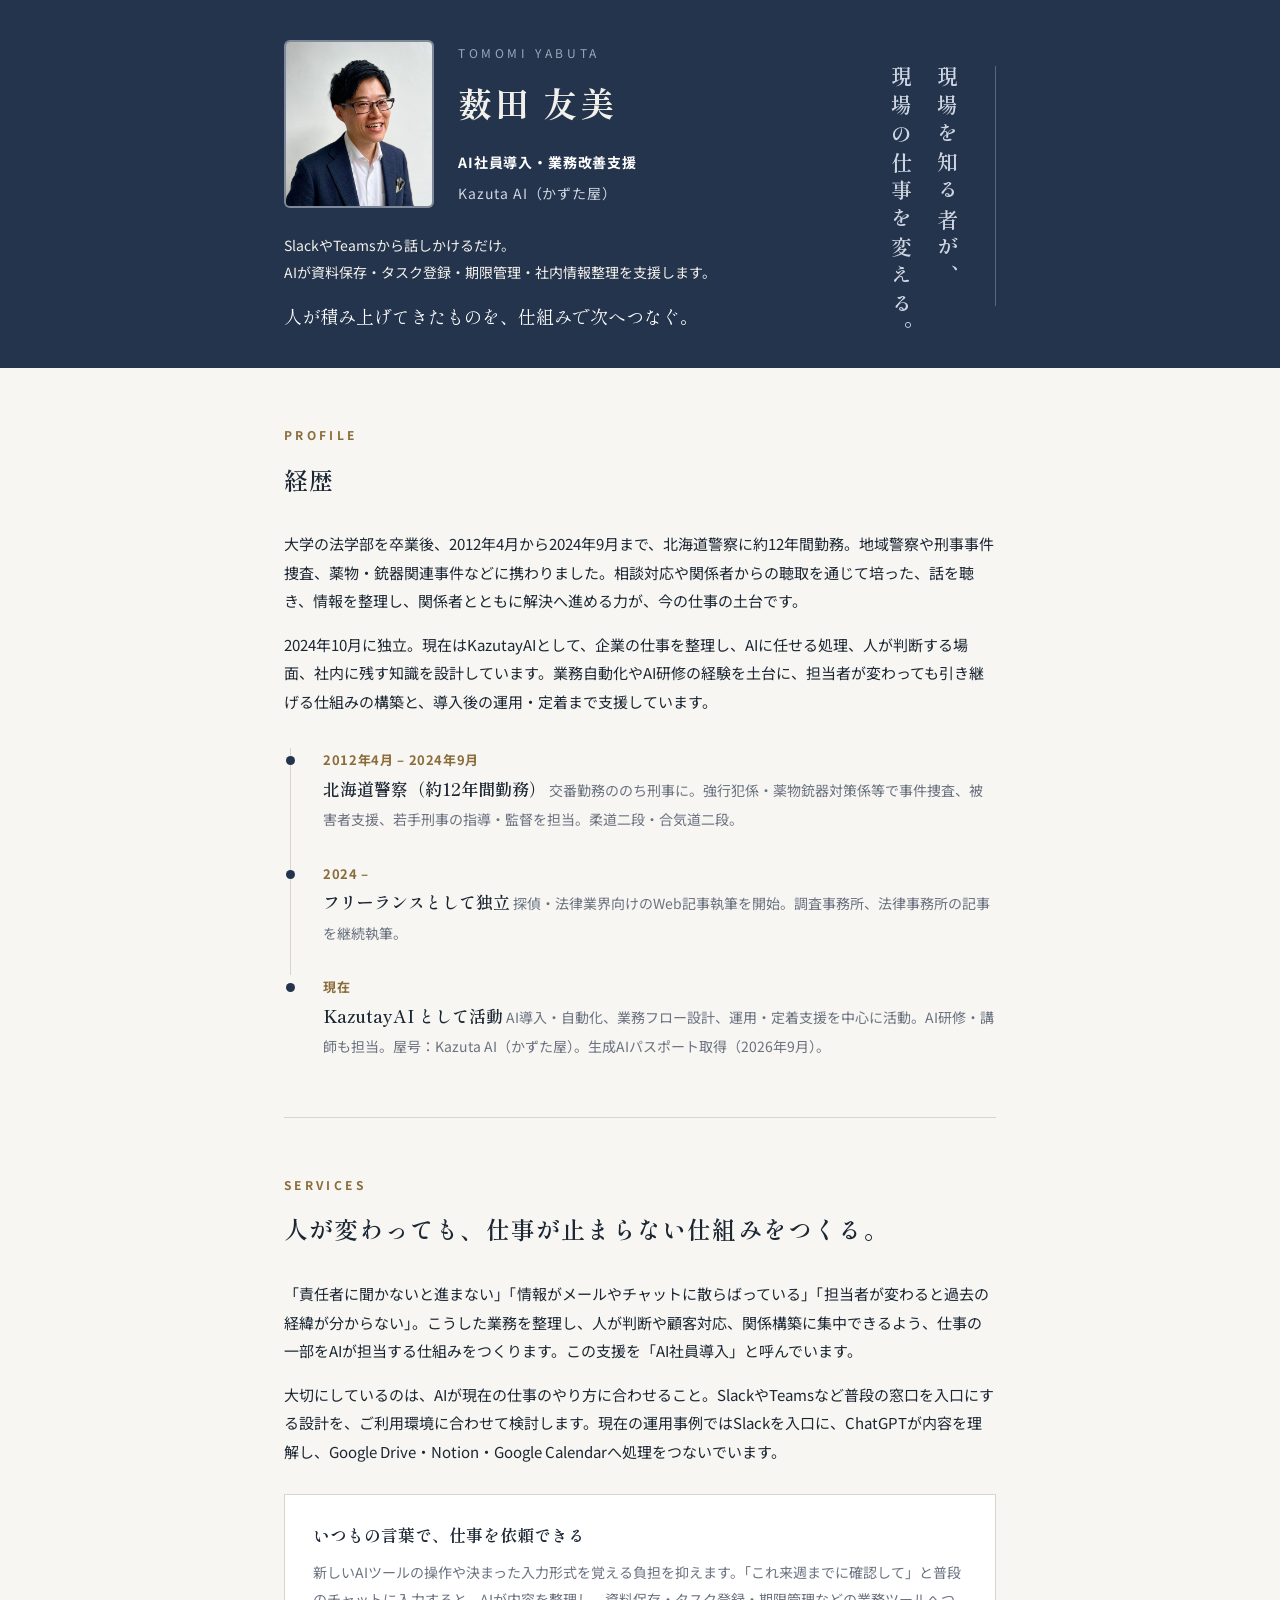
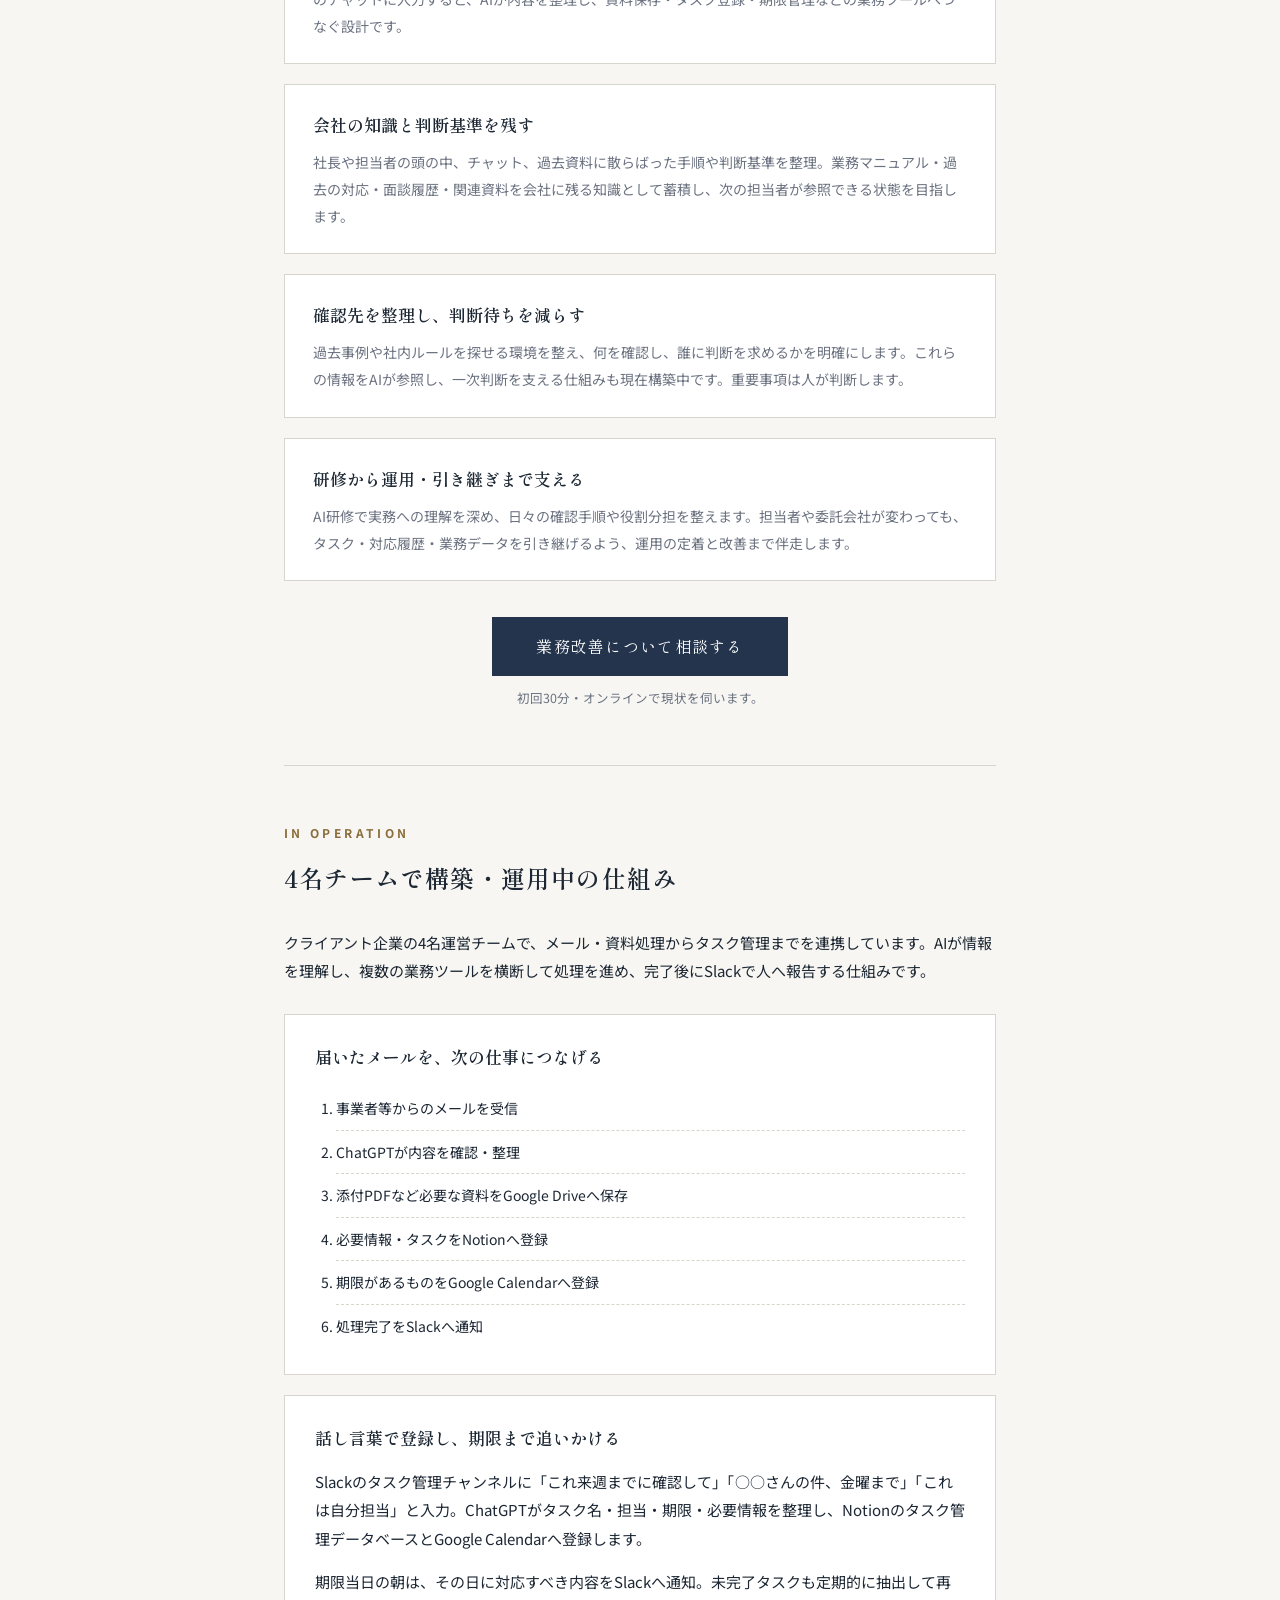
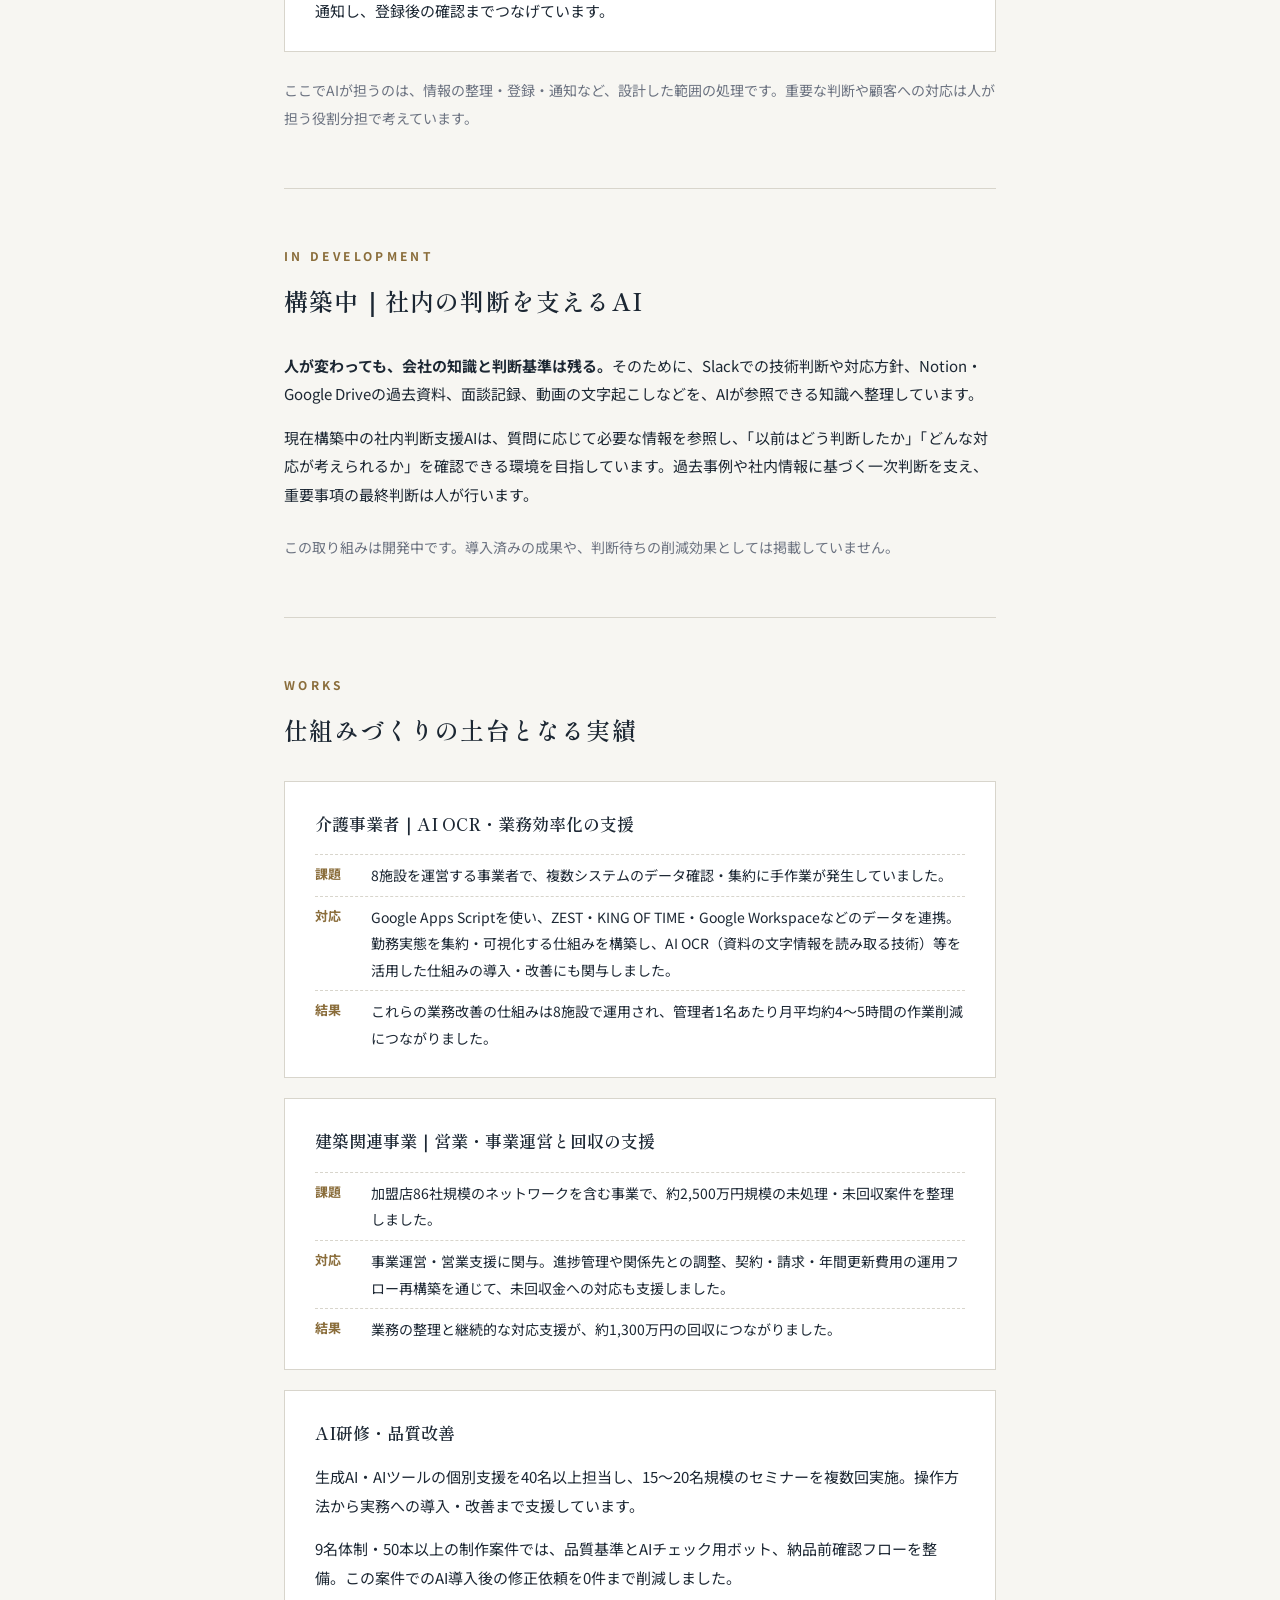
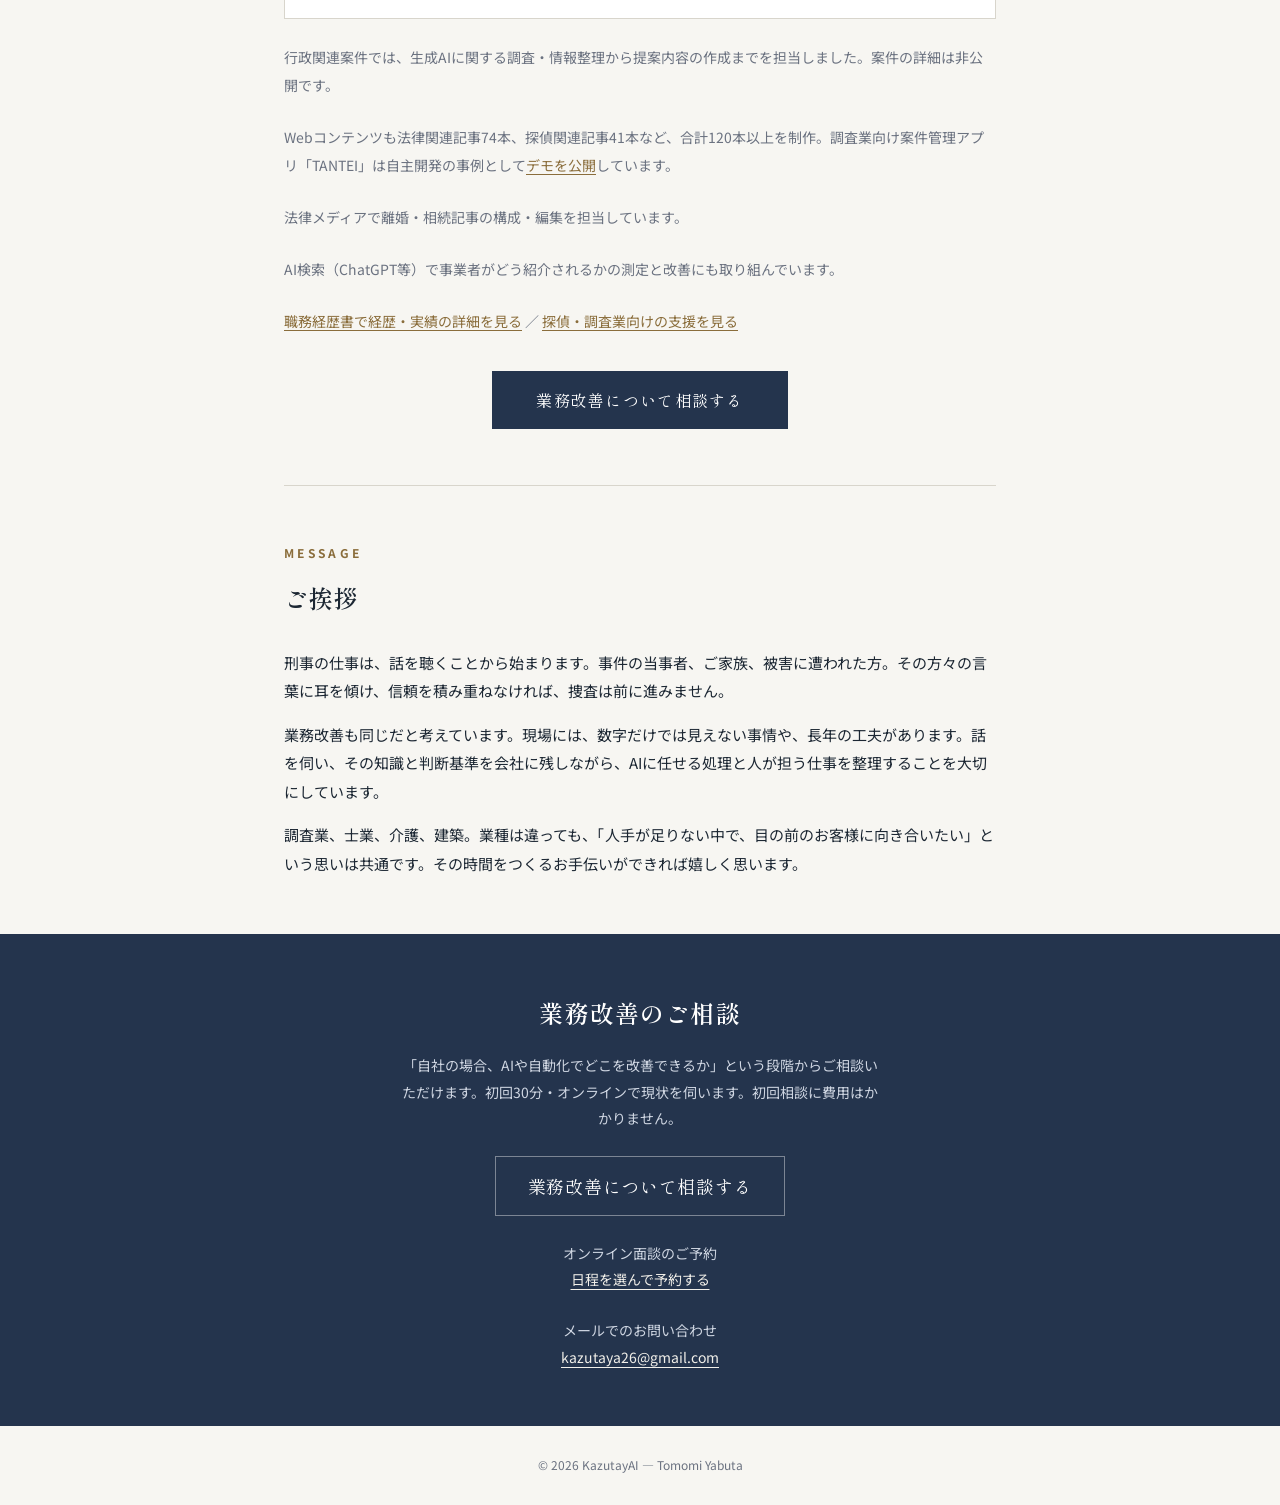
<file: index.html>
<!DOCTYPE html>
<html lang="ja">
<head>
<meta charset="UTF-8">
<meta name="viewport" content="width=device-width, initial-scale=1.0">
<title>薮田友美 | AI社員導入・業務改善支援 KazutayAI</title>
<meta name="description" content="北海道警察で約12年間勤務した薮田友美・KazutayAI。AI社員導入・業務改善支援を通じ、普段のチャットから資料保存・タスク登録・期限管理をつなぐ仕組みを構築。社内知識の整理と属人化解消も支援します。">
<meta property="og:title" content="薮田友美 | AI社員導入・業務改善支援 KazutayAI">
<meta property="og:description" content="人が変わっても、会社の知識と判断基準は残る。AIに任せる仕事、人が判断する仕事、社内に残す知識を整理し、日々の業務と引き継ぎを支える仕組みを設計・構築します。">
<meta property="og:type" content="website">
<style>
  @import url('https://fonts.googleapis.com/css2?family=Shippori+Mincho:wght@500;600;700&family=Noto+Sans+JP:wght@400;500;700&display=swap');

  :root {
    --ink: #1c2733;        /* 墨紺：本文・見出し */
    --navy: #24344d;       /* 深紺：警察を思わせる基調色 */
    --paper: #f7f6f2;      /* 生成りの紙 */
    --line: #d8d5cc;       /* 罫線 */
    --accent: #8a6d3b;     /* 落ち着いた金茶：印章・強調 */
    --muted: #6b7280;
  }

  * { margin: 0; padding: 0; box-sizing: border-box; }

  body {
    font-family: 'Noto Sans JP', sans-serif;
    background: var(--paper);
    color: var(--ink);
    line-height: 1.9;
    font-size: 15px;
  }

  .serif { font-family: 'Shippori Mincho', serif; }

  .wrap {
    max-width: 760px;
    margin: 0 auto;
    padding: 0 24px;
  }

  /* ===== ヒーロー ===== */
  header {
    background: var(--navy);
    color: #f2f0ea;
    padding: 40px 0 36px;
    position: relative;
    overflow: hidden;
  }

  .hero {
    display: flex;
    align-items: center;
    gap: 40px;
  }

  /* 縦書きのキャッチ：このページの署名的要素 */
  .tate {
    writing-mode: vertical-rl;
    font-family: 'Shippori Mincho', serif;
    font-size: 21px;
    font-weight: 600;
    letter-spacing: 0.35em;
    line-height: 2.2;
    color: #cfd6e2;
    border-right: 1px solid rgba(255,255,255,0.25);
    padding-right: 24px;
    height: 240px;
    flex-shrink: 0;
    white-space: nowrap;
  }

  .hero-main { flex: 1; }

  .photo {
    width: 150px;
    height: 168px;
    border-radius: 6px;
    background: #3a4a63;
    border: 2px solid rgba(255,255,255,0.35);
    margin-bottom: 12px;
    object-fit: cover;
    object-position: top;
  }

  .name-en {
    font-size: 12px;
    letter-spacing: 0.3em;
    color: #9aa6ba;
    text-transform: uppercase;
    margin-bottom: 6px;
  }

  h1 {
    font-family: 'Shippori Mincho', serif;
    font-size: 34px;
    font-weight: 700;
    letter-spacing: 0.08em;
    margin-bottom: 14px;
  }

  .title-line {
    font-size: 14px;
    color: #cfd6e2;
    letter-spacing: 0.06em;
  }

  .title-line strong { color: #fff; font-weight: 700; }

  .cred-line {
    font-size: 12.5px;
    color: #9aa6ba;
    margin-top: 10px;
    letter-spacing: 0.04em;
  }

  /* CTAボタン */
  .cta-inline { text-align: center; margin-top: 36px; }
  .btn-cta {
    display: inline-block;
    font-family: 'Shippori Mincho', serif;
    font-size: 16px;
    letter-spacing: 0.08em;
    color: #fff;
    background: var(--navy);
    padding: 14px 44px;
    text-decoration: none;
    transition: opacity 0.2s;
  }
  .btn-cta:hover, .btn-cta:focus-visible { opacity: 0.85; }
  .cta-note { font-size: 12.5px; color: var(--muted); margin-top: 10px; }

  /* 実績カード */
  .case {
    background: #fff;
    border: 1px solid var(--line);
    padding: 26px 30px;
    margin-bottom: 20px;
  }
  .case h3 {
    font-family: 'Shippori Mincho', serif;
    font-size: 17px;
    font-weight: 600;
    margin-bottom: 14px;
  }
  .case-row {
    display: flex;
    gap: 14px;
    font-size: 14px;
    padding: 7px 0;
    border-top: 1px dashed var(--line);
  }
  .case-row:last-child { padding-bottom: 0; }
  .case-row .tag {
    flex-shrink: 0;
    width: 3.2em;
    color: var(--accent);
    font-weight: 700;
    font-size: 13px;
  }
  .case-row .body { color: var(--ink); }
  .others { font-size: 14px; color: var(--muted); margin-top: 24px; line-height: 2.0; }

  /* ===== セクション共通 ===== */
  section { padding: 56px 0; border-bottom: 1px solid var(--line); }
  section:last-of-type { border-bottom: none; }

  .sec-label {
    font-size: 12px;
    letter-spacing: 0.28em;
    color: var(--accent);
    font-weight: 700;
    margin-bottom: 10px;
  }

  h2 {
    font-family: 'Shippori Mincho', serif;
    font-size: 24px;
    font-weight: 600;
    letter-spacing: 0.05em;
    margin-bottom: 28px;
  }

  p + p { margin-top: 1em; }

  /* ===== 経歴タイムライン ===== */
  .timeline { list-style: none; }
  .timeline li {
    position: relative;
    padding: 0 0 28px 32px;
    border-left: 1px solid var(--line);
    margin-left: 6px;
  }
  .timeline li:last-child { padding-bottom: 0; border-left-color: transparent; }
  .timeline li::before {
    content: "";
    position: absolute;
    left: -5px;
    top: 8px;
    width: 9px;
    height: 9px;
    border-radius: 50%;
    background: var(--navy);
  }
  .timeline .year {
    font-size: 13px;
    color: var(--accent);
    font-weight: 700;
    letter-spacing: 0.05em;
    display: block;
  }
  .timeline .role {
    font-family: 'Shippori Mincho', serif;
    font-size: 17px;
    font-weight: 600;
    margin: 2px 0 6px;
  }
  .timeline .desc { font-size: 14px; color: var(--muted); }

  /* ===== 業務内容 ===== */
  .services { display: grid; gap: 20px; }
  .service {
    background: #fff;
    border: 1px solid var(--line);
    padding: 24px 28px;
  }
  .service h3 {
    font-family: 'Shippori Mincho', serif;
    font-size: 17px;
    font-weight: 600;
    margin-bottom: 8px;
  }
  .service p { font-size: 14px; color: var(--muted); }

  /* ===== 実績 ===== */
  .results { list-style: none; }
  .results li {
    padding: 14px 0;
    border-bottom: 1px dashed var(--line);
    font-size: 14.5px;
    display: flex;
    gap: 12px;
  }
  .results li:last-child { border-bottom: none; }
  .results li::before {
    content: "―";
    color: var(--accent);
    flex-shrink: 0;
  }

  /* ===== 連絡先 ===== */
  .contact {
    background: var(--navy);
    color: #f2f0ea;
    text-align: center;
    padding: 56px 24px;
  }
  .contact h2 { color: #fff; margin-bottom: 16px; }
  .contact p { font-size: 14px; color: #cfd6e2; max-width: 480px; margin: 0 auto 24px; }
  .mail {
    display: inline-block;
    font-family: 'Shippori Mincho', serif;
    font-size: 18px;
    letter-spacing: 0.04em;
    color: #fff;
    border: 1px solid rgba(255,255,255,0.4);
    padding: 12px 32px;
    text-decoration: none;
    transition: background 0.2s;
  }
  .mail:hover, .mail:focus-visible { background: rgba(255,255,255,0.12); }

  footer {
    text-align: center;
    font-size: 12px;
    color: var(--muted);
    padding: 28px 0;
  }

  @media (max-width: 600px) {
    .hero { flex-direction: column-reverse; align-items: flex-start; gap: 28px; }
    .tate {
      writing-mode: horizontal-tb;
      height: auto;
      border-right: none;
      border-top: 1px solid rgba(255,255,255,0.25);
      padding: 20px 0 0;
      font-size: 17px;
      letter-spacing: 0.2em;
      line-height: 1.8;
    }
    h1 { font-size: 28px; }
  }

  @media (prefers-reduced-motion: no-preference) {
    header .hero-main, header .tate { animation: rise 0.7s ease both; }
    header .tate { animation-delay: 0.15s; }
    @keyframes rise {
      from { opacity: 0; transform: translateY(12px); }
      to { opacity: 1; transform: none; }
    }
  }

  body { overflow-wrap: anywhere; }
  .hero-main { min-width: 0; }
  .others a { color: var(--accent); text-underline-offset: 3px; }
  .btn-cta, .mail { max-width: 100%; }
  .contact .email-contact { margin-top: 24px; margin-bottom: 0; }
  .email-contact a { color: #f2f0ea; text-underline-offset: 4px; }
  @media (max-width: 600px) { .btn-cta, .mail { padding: 12px 18px; font-size: 15px; white-space: normal; } .tate { white-space: normal; } }
  .hero-summary { margin-top: 18px; color: #f2f0ea; font-size: 14px; line-height: 1.9; }
  .workflow-steps { padding-left: 1.5em; font-size: 14px; }
  .workflow-steps li { padding: 8px 0; border-bottom: 1px dashed var(--line); }
  .workflow-steps li:last-child { border-bottom: 0; }
  .hero-value { margin-top: 16px; color: #fff; font-family: 'Shippori Mincho', serif; font-size: 18px; line-height: 1.7; }
  .hero-detail { margin-top: 8px; color: #cfd6e2; font-size: 13px; }
  .hero-phrase { display: inline-block; }
  .hero-brand::before { content: "　"; }
  @media (min-width: 601px) {
    .hero-brand::before { content: none; }
    .hero-identity { display: flex; align-items: center; gap: 24px; }
    .hero-identity .photo { flex-shrink: 0; margin-bottom: 0; }
    .hero-identity-text { min-width: 0; }
    .hero-brand { display: block; margin-top: 4px; }
    .hero-summary { margin-top: 24px; }
  }
  @media (max-width: 600px) { header { padding: 24px 0 28px; } .hero { flex-direction: column; gap: 20px; } .photo { width: 110px; height: 123px; margin-bottom: 12px; } }
</style>
</head>
<body>

<header>
  <div class="wrap hero">
    <div class="hero-main">
      <div class="hero-identity">
      <img class="photo" src="[data-uri]" alt="薮田友美の顔写真">
      <div class="hero-identity-text">
      <p class="name-en">TOMOMI YABUTA</p>
      <h1>薮田 友美</h1>
      <p class="title-line"><strong>AI社員導入・業務改善支援</strong><span class="hero-brand">Kazuta AI（かずた屋）</span></p>
      </div>
      </div>
      <p class="hero-summary">SlackやTeamsから話しかけるだけ。<br><span class="hero-phrase">AIが資料保存・</span><span class="hero-phrase">タスク登録・</span><span class="hero-phrase">期限管理・</span><span class="hero-phrase">社内情報整理を支援します。</span></p>
      <p class="hero-value"><span class="hero-phrase">人が積み上げてきたものを、</span><span class="hero-phrase">仕組みで次へつなぐ。</span></p>
    </div>
    <p class="tate">現場を知る者が、<br>現場の仕事を変える。</p>
  </div>
</header>

<main class="wrap">

  <section>
    <p class="sec-label">PROFILE</p>
    <h2>経歴</h2>
    <p>
      大学の法学部を卒業後、2012年4月から2024年9月まで、北海道警察に約12年間勤務。地域警察や刑事事件捜査、薬物・銃器関連事件などに携わりました。相談対応や関係者からの聴取を通じて培った、話を聴き、情報を整理し、関係者とともに解決へ進める力が、今の仕事の土台です。
    </p>
    <p>
      2024年10月に独立。現在はKazutayAIとして、企業の仕事を整理し、AIに任せる処理、人が判断する場面、社内に残す知識を設計しています。業務自動化やAI研修の経験を土台に、担当者が変わっても引き継げる仕組みの構築と、導入後の運用・定着まで支援しています。
    </p>
    <ul class="timeline" style="margin-top: 32px;">
      <li>
        <span class="year">2012年4月 – 2024年9月</span>
        <span class="role">北海道警察（約12年間勤務）</span>
        <span class="desc">交番勤務ののち刑事に。強行犯係・薬物銃器対策係等で事件捜査、被害者支援、若手刑事の指導・監督を担当。柔道二段・合気道二段。</span>
      </li>
      <li>
        <span class="year">2024 –</span>
        <span class="role">フリーランスとして独立</span>
        <span class="desc">探偵・法律業界向けのWeb記事執筆を開始。調査事務所、法律事務所の記事を継続執筆。</span>
      </li>
      <li>
        <span class="year">現在</span>
        <span class="role">KazutayAI として活動</span>
        <span class="desc">AI導入・自動化、業務フロー設計、運用・定着支援を中心に活動。AI研修・講師も担当。屋号：Kazuta AI（かずた屋）。生成AIパスポート取得（2026年9月）。</span>
      </li>
    </ul>
  </section>

  <section>
    <p class="sec-label">SERVICES</p>
    <h2>人が変わっても、仕事が止まらない仕組みをつくる。</h2>
    <p>「責任者に聞かないと進まない」「情報がメールやチャットに散らばっている」「担当者が変わると過去の経緯が分からない」。こうした業務を整理し、人が判断や顧客対応、関係構築に集中できるよう、仕事の一部をAIが担当する仕組みをつくります。この支援を「AI社員導入」と呼んでいます。</p>
    <p style="margin-bottom: 28px;">大切にしているのは、AIが現在の仕事のやり方に合わせること。SlackやTeamsなど普段の窓口を入口にする設計を、ご利用環境に合わせて検討します。現在の運用事例ではSlackを入口に、ChatGPTが内容を理解し、Google Drive・Notion・Google Calendarへ処理をつないでいます。</p>
    <div class="services">
      <div class="service">
        <h3>いつもの言葉で、仕事を依頼できる</h3>
        <p>新しいAIツールの操作や決まった入力形式を覚える負担を抑えます。「これ来週までに確認して」と普段のチャットに入力すると、AIが内容を整理し、資料保存・タスク登録・期限管理などの業務ツールへつなぐ設計です。</p>
      </div>
      <div class="service">
        <h3>会社の知識と判断基準を残す</h3>
        <p>社長や担当者の頭の中、チャット、過去資料に散らばった手順や判断基準を整理。業務マニュアル・過去の対応・面談履歴・関連資料を会社に残る知識として蓄積し、次の担当者が参照できる状態を目指します。</p>
      </div>
      <div class="service">
        <h3>確認先を整理し、判断待ちを減らす</h3>
        <p>過去事例や社内ルールを探せる環境を整え、何を確認し、誰に判断を求めるかを明確にします。これらの情報をAIが参照し、一次判断を支える仕組みも現在構築中です。重要事項は人が判断します。</p>
      </div>
      <div class="service">
        <h3>研修から運用・引き継ぎまで支える</h3>
        <p>AI研修で実務への理解を深め、日々の確認手順や役割分担を整えます。担当者や委託会社が変わっても、タスク・対応履歴・業務データを引き継げるよう、運用の定着と改善まで伴走します。</p>
      </div>
    </div>
    <div class="cta-inline">
      <a class="btn-cta" href="https://forms.gle/KwH4L5uzaBvxNLATA" target="_blank" rel="noopener">業務改善について相談する</a>
      <p class="cta-note">初回30分・オンラインで現状を伺います。</p>
    </div>
  </section>

  <section aria-labelledby="workflow-title">
    <p class="sec-label">IN OPERATION</p>
    <h2 id="workflow-title">4名チームで構築・運用中の仕組み</h2>
    <p style="margin-bottom: 28px;">クライアント企業の4名運営チームで、メール・資料処理からタスク管理までを連携しています。AIが情報を理解し、複数の業務ツールを横断して処理を進め、完了後にSlackで人へ報告する仕組みです。</p>
    <div class="case">
      <h3>届いたメールを、次の仕事につなげる</h3>
      <ol class="workflow-steps">
        <li>事業者等からのメールを受信</li>
        <li>ChatGPTが内容を確認・整理</li>
        <li>添付PDFなど必要な資料をGoogle Driveへ保存</li>
        <li>必要情報・タスクをNotionへ登録</li>
        <li>期限があるものをGoogle Calendarへ登録</li>
        <li>処理完了をSlackへ通知</li>
      </ol>
    </div>
    <div class="case">
      <h3>話し言葉で登録し、期限まで追いかける</h3>
      <p>Slackのタスク管理チャンネルに「これ来週までに確認して」「○○さんの件、金曜まで」「これは自分担当」と入力。ChatGPTがタスク名・担当・期限・必要情報を整理し、Notionのタスク管理データベースとGoogle Calendarへ登録します。</p>
      <p>期限当日の朝は、その日に対応すべき内容をSlackへ通知。未完了タスクも定期的に抽出して再通知し、登録後の確認までつなげています。</p>
    </div>
    <p class="others">ここでAIが担うのは、情報の整理・登録・通知など、設計した範囲の処理です。重要な判断や顧客への対応は人が担う役割分担で考えています。</p>
  </section>

  <section aria-labelledby="knowledge-title">
    <p class="sec-label">IN DEVELOPMENT</p>
    <h2 id="knowledge-title">構築中｜社内の判断を支えるAI</h2>
    <p><strong>人が変わっても、会社の知識と判断基準は残る。</strong>そのために、Slackでの技術判断や対応方針、Notion・Google Driveの過去資料、面談記録、動画の文字起こしなどを、AIが参照できる知識へ整理しています。</p>
    <p>現在構築中の社内判断支援AIは、質問に応じて必要な情報を参照し、「以前はどう判断したか」「どんな対応が考えられるか」を確認できる環境を目指しています。過去事例や社内情報に基づく一次判断を支え、重要事項の最終判断は人が行います。</p>
    <p class="others">この取り組みは開発中です。導入済みの成果や、判断待ちの削減効果としては掲載していません。</p>
  </section>

  <section>
    <p class="sec-label">WORKS</p>
    <h2>仕組みづくりの土台となる実績</h2>
    <div class="case">
      <h3>介護事業者｜AI OCR・業務効率化の支援</h3>
      <div class="case-row"><span class="tag">課題</span><span class="body">8施設を運営する事業者で、複数システムのデータ確認・集約に手作業が発生していました。</span></div>
      <div class="case-row"><span class="tag">対応</span><span class="body">Google Apps Scriptを使い、ZEST・KING OF TIME・Google Workspaceなどのデータを連携。勤務実態を集約・可視化する仕組みを構築し、AI OCR（資料の文字情報を読み取る技術）等を活用した仕組みの導入・改善にも関与しました。</span></div>
      <div class="case-row"><span class="tag">結果</span><span class="body">これらの業務改善の仕組みは8施設で運用され、管理者1名あたり月平均約4〜5時間の作業削減につながりました。</span></div>
    </div>

    <div class="case">
      <h3>建築関連事業｜営業・事業運営と回収の支援</h3>
      <div class="case-row"><span class="tag">課題</span><span class="body">加盟店86社規模のネットワークを含む事業で、約2,500万円規模の未処理・未回収案件を整理しました。</span></div>
      <div class="case-row"><span class="tag">対応</span><span class="body">事業運営・営業支援に関与。進捗管理や関係先との調整、契約・請求・年間更新費用の運用フロー再構築を通じて、未回収金への対応も支援しました。</span></div>
      <div class="case-row"><span class="tag">結果</span><span class="body">業務の整理と継続的な対応支援が、約1,300万円の回収につながりました。</span></div>
    </div>

    <div class="case">
      <h3>AI研修・品質改善</h3>
      <p>生成AI・AIツールの個別支援を40名以上担当し、15〜20名規模のセミナーを複数回実施。操作方法から実務への導入・改善まで支援しています。</p>
      <p>9名体制・50本以上の制作案件では、品質基準とAIチェック用ボット、納品前確認フローを整備。この案件でのAI導入後の修正依頼を0件まで削減しました。</p>
    </div>
    <p class="others">行政関連案件では、生成AIに関する調査・情報整理から提案内容の作成までを担当しました。案件の詳細は非公開です。</p>
    <p class="others">Webコンテンツも法律関連記事74本、探偵関連記事41本など、合計120本以上を制作。調査業向け案件管理アプリ「TANTEI」は自主開発の事例として<a href="https://tantei-app.vercel.app" target="_blank" rel="noopener">デモを公開</a>しています。</p>
    <p class="others">法律メディアで離婚・相続記事の構成・編集を担当しています。</p>
    <p class="others">AI検索（ChatGPT等）で事業者がどう紹介されるかの測定と改善にも取り組んでいます。</p>
    <p class="others"><a href="career/">職務経歴書で経歴・実績の詳細を見る</a> ／ <a href="tantei.html">探偵・調査業向けの支援を見る</a></p>

    <div class="cta-inline">
      <a class="btn-cta" href="https://forms.gle/KwH4L5uzaBvxNLATA" target="_blank" rel="noopener">業務改善について相談する</a>
    </div>
  </section>

  <section>
    <p class="sec-label">MESSAGE</p>
    <h2>ご挨拶</h2>
    <p>
      刑事の仕事は、話を聴くことから始まります。事件の当事者、ご家族、被害に遭われた方。その方々の言葉に耳を傾け、信頼を積み重ねなければ、捜査は前に進みません。
    </p>
    <p>
      業務改善も同じだと考えています。現場には、数字だけでは見えない事情や、長年の工夫があります。話を伺い、その知識と判断基準を会社に残しながら、AIに任せる処理と人が担う仕事を整理することを大切にしています。
    </p>
    <p>
      調査業、士業、介護、建築。業種は違っても、「人手が足りない中で、目の前のお客様に向き合いたい」という思いは共通です。その時間をつくるお手伝いができれば嬉しく思います。
    </p>
  </section>

</main>

<div class="contact">
  <h2 class="serif">業務改善のご相談</h2>
  <p>「自社の場合、AIや自動化でどこを改善できるか」という段階からご相談いただけます。初回30分・オンラインで現状を伺います。初回相談に費用はかかりません。</p>
  <a class="mail" href="https://forms.gle/KwH4L5uzaBvxNLATA" target="_blank" rel="noopener">業務改善について相談する</a>
<p class="email-contact">オンライン面談のご予約<br><a href="https://timerex.net/s/iactjk5318_93d4/ebe7c3bd" target="_blank" rel="noopener">日程を選んで予約する</a></p>
<p class="email-contact">メールでのお問い合わせ<br><a href="mailto:kazutaya26@gmail.com">kazutaya26@gmail.com</a></p>
</div>

<footer>© 2026 KazutayAI — Tomomi Yabuta
<!-- SNS運用開始後：このnav内に確認済みURLのリンクを追加し、hidden属性を外す。 -->
<nav class="social-links" aria-label="SNS" hidden></nav>
</footer>

</body>
</html>
</file>
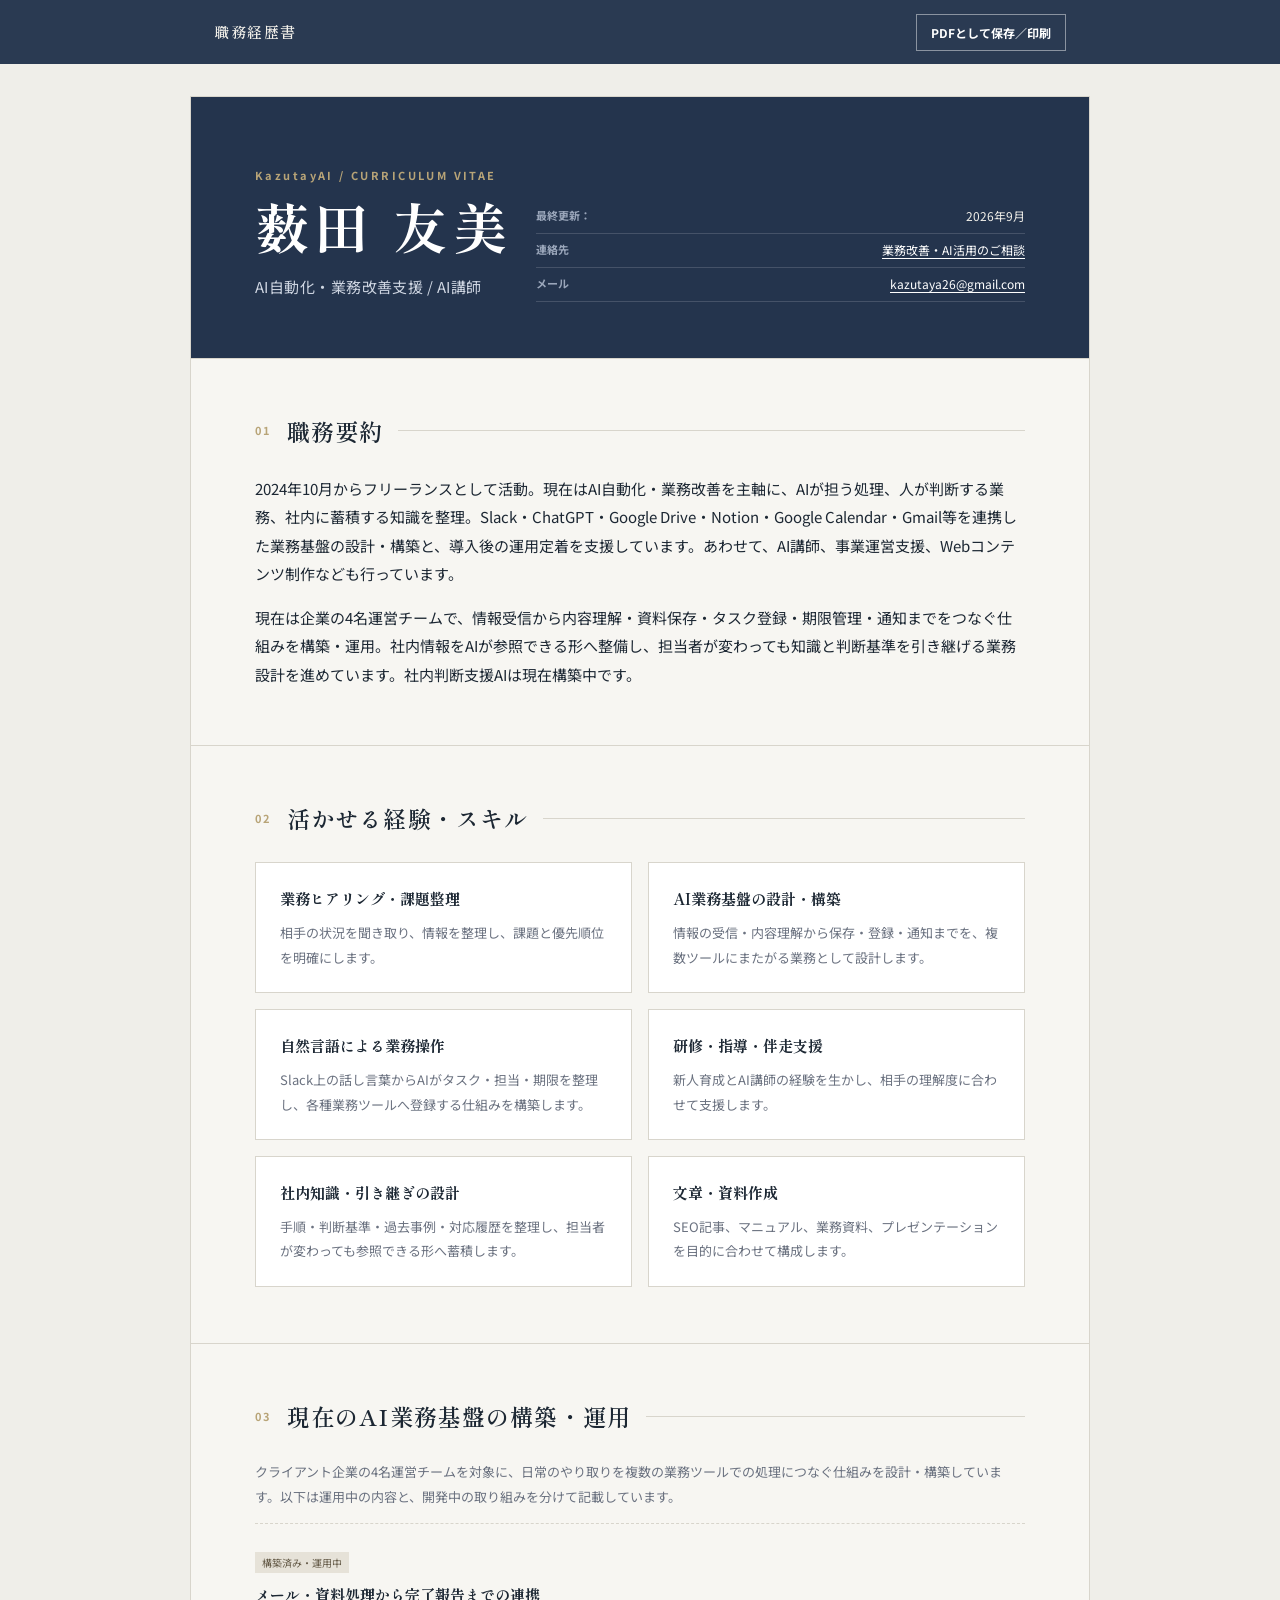
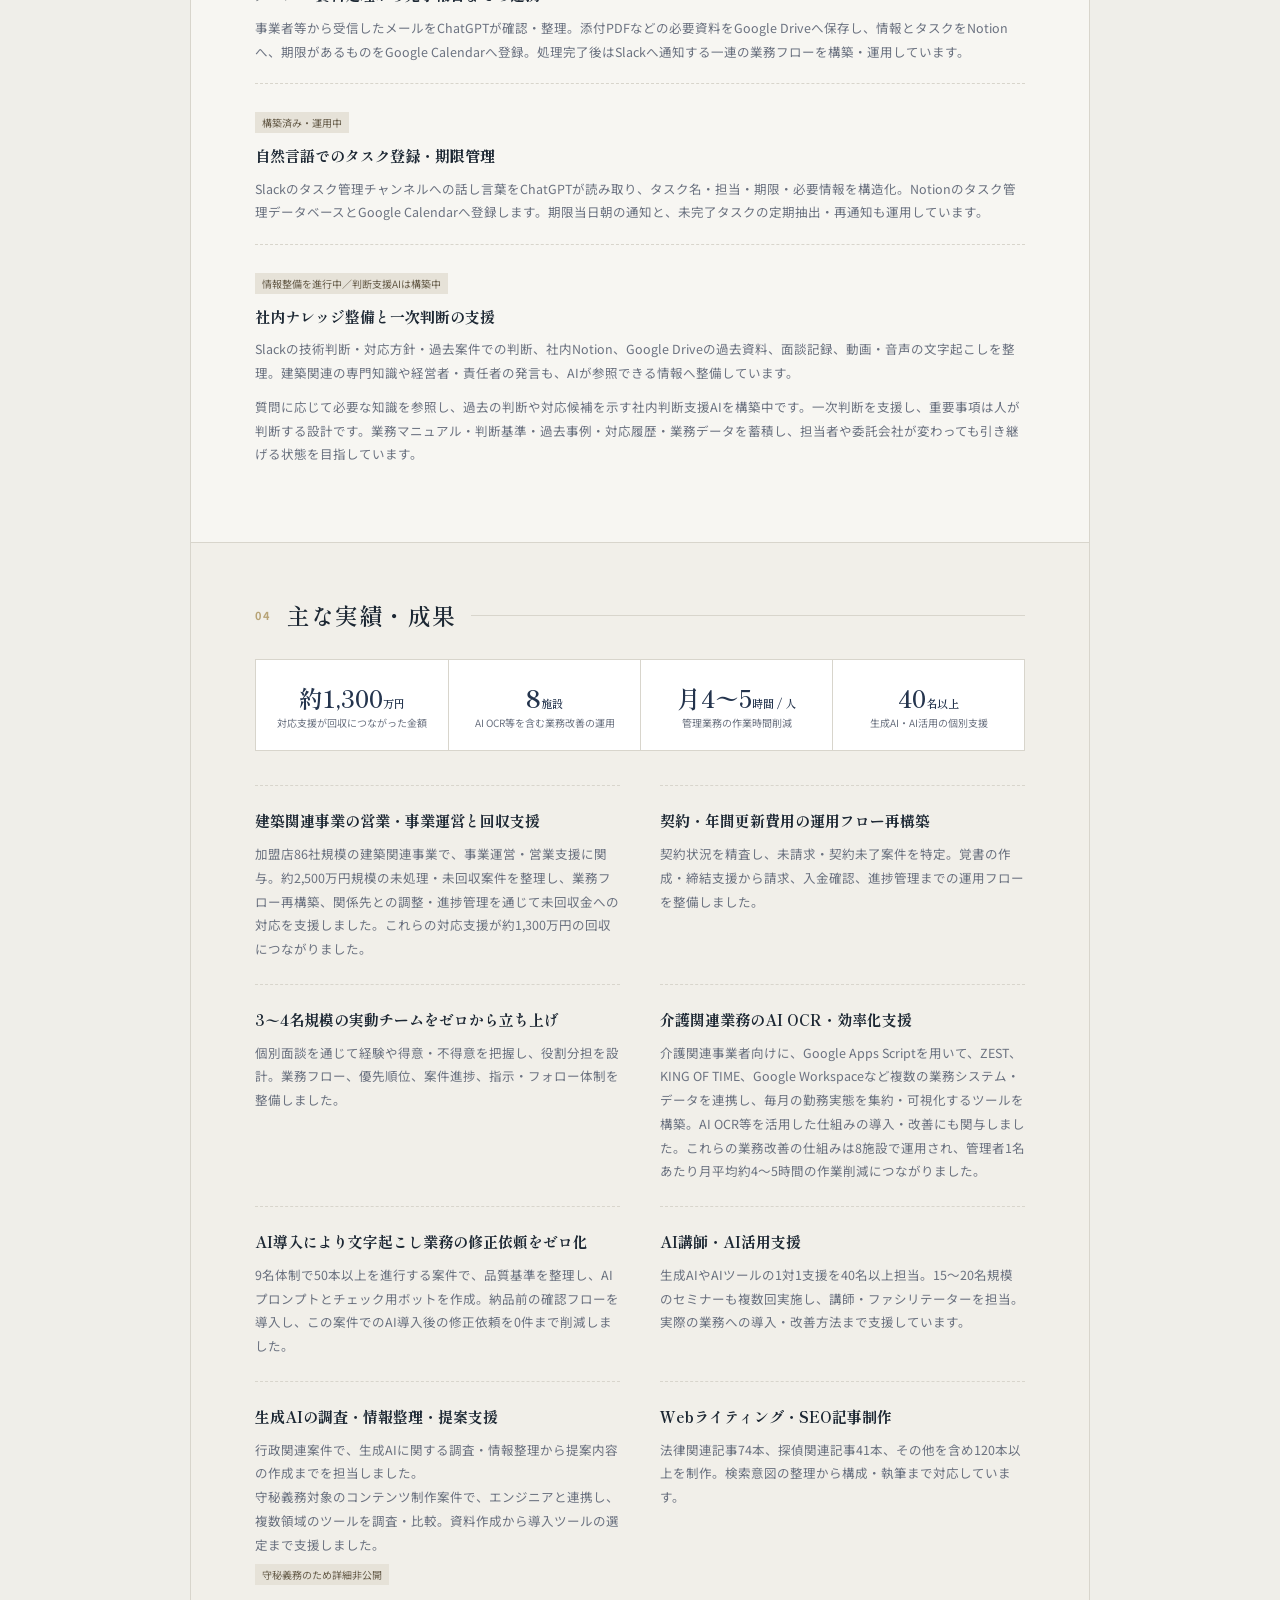
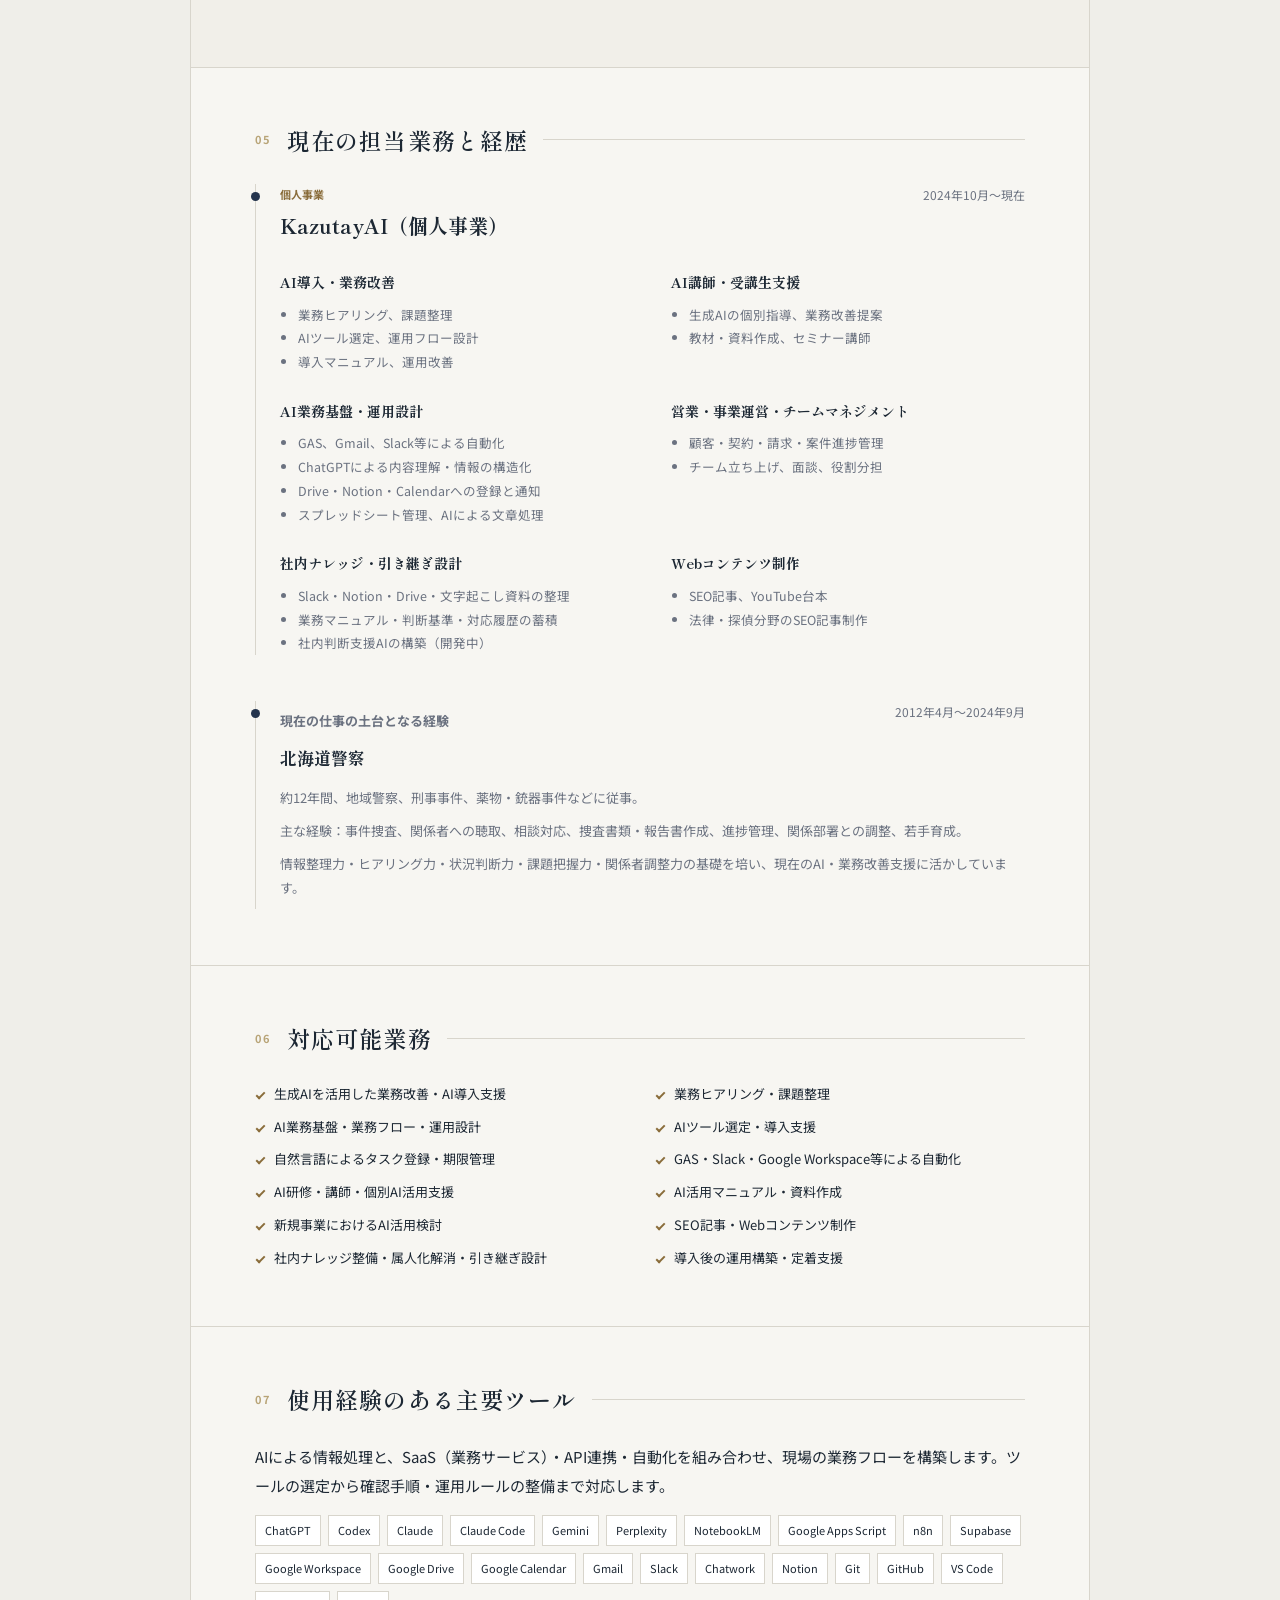
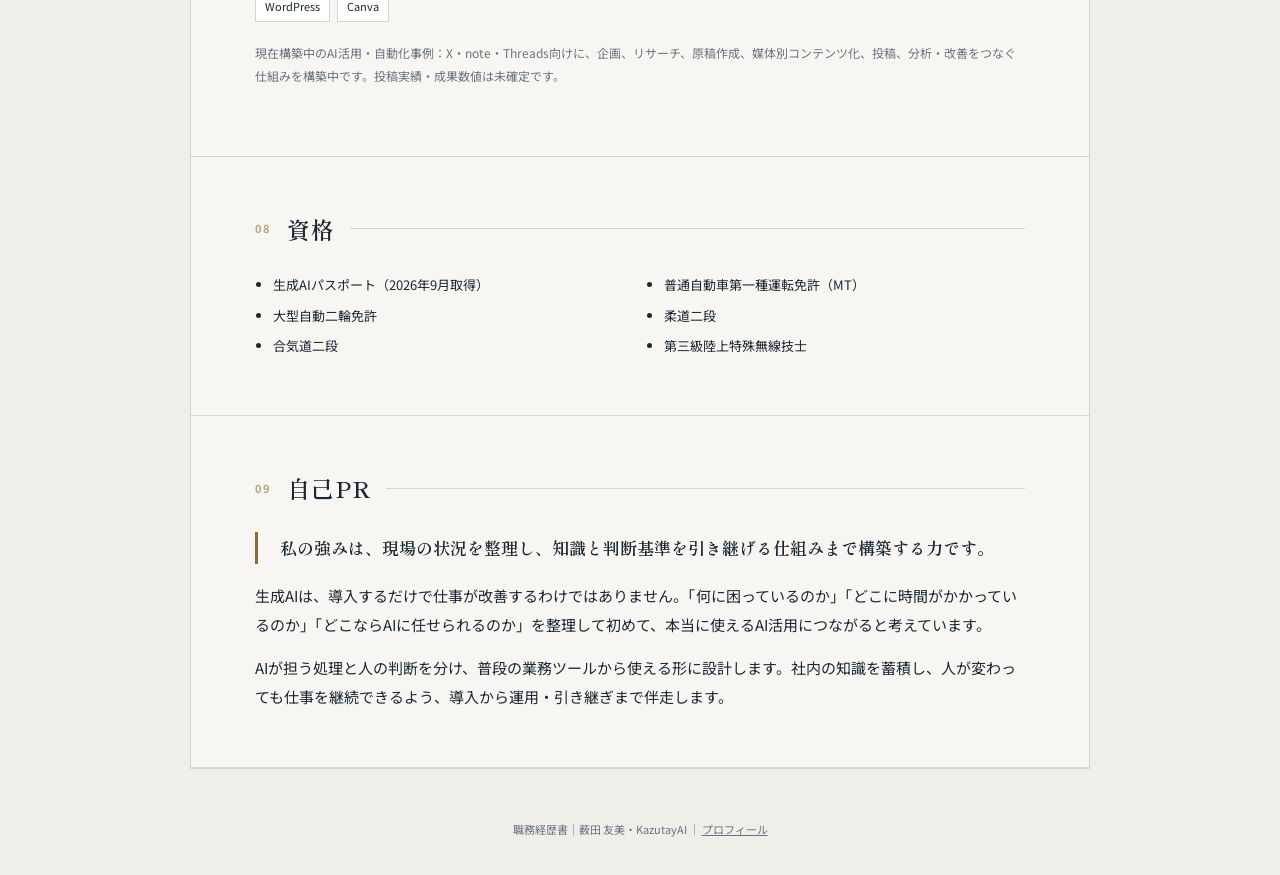
<file: career/index.html>
<!doctype html>
<html lang="ja">
<head>
<meta charset="utf-8"><meta name="viewport" content="width=device-width,initial-scale=1">
<meta name="description" content="薮田友美・KazutayAIの職務経歴書。北海道警察で約12年の経験を土台に、生成AI導入・業務自動化・社内ナレッジ整備を支援。4名チームのAI業務基盤、介護業務効率化、事業運営、AI研修の実績を掲載。">
<title>職務経歴書｜AI業務設計・自動化・業務改善 薮田友美 | KazutayAI</title>
<link rel="preconnect" href="https://fonts.googleapis.com"><link rel="preconnect" href="https://fonts.gstatic.com" crossorigin>
<link href="https://fonts.googleapis.com/css2?family=Noto+Sans+JP:wght@400;500;700&family=Shippori+Mincho:wght@500;600;700&display=swap" rel="stylesheet">
<style>
:root{--ink:#1c2733;--navy:#24344d;--paper:#f7f6f2;--line:#d8d5cc;--accent:#8a6d3b;--muted:#6b7280;--white:#fff}*{box-sizing:border-box}html{scroll-behavior:smooth}body{margin:0;background:#efeee9;color:var(--ink);font:15px/1.9 'Noto Sans JP',sans-serif;overflow-wrap:anywhere}.top{position:sticky;top:0;z-index:5;background:rgba(36,52,77,.97);color:#fff}.top-inner{max-width:900px;height:64px;margin:auto;padding:0 24px;display:flex;align-items:center;justify-content:space-between}.top a{color:#f2f0ea;text-decoration:none;font-family:'Shippori Mincho',serif;font-weight:600;letter-spacing:.1em}.print{border:1px solid #ffffff73;background:transparent;color:#fff;padding:9px 14px;font:700 12px 'Noto Sans JP';cursor:pointer}.print:hover{background:#ffffff1a}.resume{max-width:900px;margin:32px auto;background:var(--paper);border:1px solid var(--line)}.block{padding:56px 64px;border-bottom:1px solid var(--line)}.hero{display:flex;justify-content:space-between;align-items:flex-end;background:var(--navy);color:#f2f0ea;padding-top:68px}.eyebrow,.label{color:#b8a477;font-size:11px;font-weight:700;letter-spacing:.22em}.hero h1{margin:5px 0 12px;color:#fff;font:700 clamp(36px,6vw,54px)/1.3 'Shippori Mincho',serif;letter-spacing:.1em}.role{color:#cfd6e2;letter-spacing:.03em}.meta{margin:0}.meta div{display:flex;justify-content:space-between;gap:18px;padding:5px 0;border-bottom:1px solid #ffffff26}.meta dt{color:#9aa6ba;font-size:11px;font-weight:700}.meta dd{margin:0;font-size:12px}.meta a{color:#fff;text-underline-offset:3px}.heading{display:flex;align-items:center;gap:15px;margin-bottom:28px}.heading h2{margin:0;font:600 23px/1.4 'Shippori Mincho',serif;letter-spacing:.05em}.heading:after{content:"";height:1px;background:var(--line);flex:1}.prose p{margin:0 0 1em}.prose p:last-child{margin:0}.grid{display:grid;grid-template-columns:1fr 1fr;gap:16px}.card{background:#fff;border:1px solid var(--line);padding:22px 24px}.card h3,.career h3,.career h4,.achievement h3,.lead{font-family:'Shippori Mincho',serif}.card h3{margin:0 0 7px;font-size:15px}.card p{margin:0;color:var(--muted);font-size:13px}.timeline{display:grid;gap:46px}.career{border-left:1px solid var(--line);padding-left:24px;position:relative}.career:before{content:"";position:absolute;left:-5px;top:8px;width:9px;height:9px;border-radius:50%;background:var(--navy)}.career-head{display:flex;justify-content:space-between;gap:20px;margin-bottom:22px}.career-head h3{margin:2px 0;font-size:20px}.career-type{margin:0;color:var(--accent);font-size:11px;font-weight:700}.period{color:var(--muted);font-size:12px;white-space:nowrap}.career-grid{display:grid;grid-template-columns:1fr 1fr;gap:24px 36px}.career-grid h4{margin:0 0 7px;font-size:14px}.career-grid ul{margin:0;padding-left:18px;color:var(--muted);font-size:12.5px}.results{background:#f1efe9}.metrics{display:grid;grid-template-columns:repeat(4,1fr);background:#fff;border:1px solid var(--line)}.metrics div{text-align:center;padding:20px 10px}.metrics div+div{border-left:1px solid var(--line)}.metrics strong{display:block;color:var(--navy);font:600 24px 'Shippori Mincho',serif}.metrics small{font-size:11px}.metrics span{display:block;color:var(--muted);font-size:10px;line-height:1.5}.achievement-list{display:grid;grid-template-columns:1fr 1fr;gap:0 40px;margin-top:34px}.achievement{padding:23px 0;border-top:1px dashed var(--line);break-inside:avoid}.achievement h3{margin:0 0 8px;font-size:15px;line-height:1.65}.achievement p{margin:0;color:var(--muted);font-size:12.5px}.conf{display:inline-block!important;margin-top:8px!important;padding:1px 7px;background:#e6e2d8;color:#665c49!important;font-size:10px!important}.checks{display:grid;grid-template-columns:1fr 1fr;gap:8px 30px;margin:0;padding:0;list-style:none}.checks li{position:relative;padding-left:19px;font-size:13px}.checks li:before{content:"";position:absolute;top:10px;left:1px;width:7px;height:3px;border-left:2px solid var(--accent);border-bottom:2px solid var(--accent);transform:rotate(-45deg)}.tags{display:flex;flex-wrap:wrap;gap:7px;margin:0;padding:0;list-style:none}.tags li{background:#fff;border:1px solid var(--line);padding:4px 9px;font-size:11px}.licenses{display:grid;grid-template-columns:1fr 1fr;gap:6px 30px;margin:0;padding-left:18px;font-size:13px}.lead{margin:0 0 18px;border-left:3px solid var(--accent);padding-left:22px;font-size:17px;font-weight:600}footer{text-align:center;color:var(--muted);font-size:11px;padding:18px 0 35px}@media(max-width:700px){.resume{margin:16px 12px}.block{padding:42px 24px}.hero{display:block}.meta{margin-top:25px}.grid,.career-grid,.achievement-list,.checks,.licenses{grid-template-columns:1fr}.career-head{display:block}.metrics{grid-template-columns:1fr 1fr}.metrics div:nth-child(3){border-left:0;border-top:1px solid var(--line)}.metrics div:nth-child(4){border-top:1px solid var(--line)}}@page{size:A4;margin:13mm}@media print{body{background:#fff;font-size:9pt;line-height:1.6}.top,footer{display:none}.resume{width:100%;margin:0;border:0}.block{padding:7mm 0}.hero{background:#fff;color:#111;padding-top:0}.hero h1,.role,.meta dd,.meta a{color:#111}.eyebrow,.meta dt{color:#555}.meta div{border-color:#aaa}.heading{margin-bottom:4mm}.card,.career,.achievement,.metrics{break-inside:avoid}.results{background:#fff}}

.hero{flex-wrap:wrap;gap:24px}.hero>div,.meta{min-width:0}.meta{flex:1 1 270px}.development-note{font-size:12px;color:var(--muted);margin-top:20px}footer a{color:inherit}@media print{.hero{display:block}.meta{margin-top:4mm}.meta div{justify-content:flex-start}.meta dt{min-width:6em}}

@media print {
  .resume{background:#fff}.block{padding:4mm 0}.hero h1{font-size:30pt}.heading{break-after:avoid}.heading h2{font-size:15pt}
  .card{padding:3mm 4mm}.card h3{font-size:10pt}.card p{font-size:9pt}.grid{gap:3mm}
  .timeline{display:block}.career+.career{margin-top:8mm}.career-head{margin-bottom:4mm}.career-grid{gap:4mm 7mm}
  .resume>section:nth-of-type(3),.resume>section:nth-of-type(4),.resume>section:nth-of-type(5),.resume>section:nth-of-type(6){break-before:page}
  .achievement-list{margin-top:4mm;gap:0 7mm}.achievement{padding:4mm 0}.achievement h3{font-size:10pt}.achievement p{font-size:9pt}
  .metrics div{padding:4mm 2mm}.checks,.licenses{font-size:9pt}.development-note{font-size:8pt;margin-top:3mm}.lead{font-size:11pt;margin-bottom:3mm}
}

.current-cases .achievement{padding:20px 0}.current-cases .achievement h3{margin-top:8px}.current-cases .achievement p+p{margin-top:10px}.current-work>p{font-size:13px;color:var(--muted)}
@media print{.current-cases .achievement{padding:4mm 0}.current-work>p{font-size:9pt}.current-cases .achievement p+p{margin-top:3mm}}

.police-background p{font-size:13px;color:var(--muted);margin:8px 0}.police-background h3{font-size:17px}.police-background .career-head{margin-bottom:10px}
@media print{.police-background p{font-size:9pt;margin:2mm 0}.police-background .career-head{margin-bottom:2mm}.career+.police-background{margin-top:5mm}}
</style>
</head>
<body><header class="top"><div class="top-inner"><a href="#top">職務経歴書</a><button class="print" onclick="window.print()">PDFとして保存／印刷</button></div></header>
<main class="resume" id="top">
<header class="block hero"><div><div class="eyebrow">KazutayAI / CURRICULUM VITAE</div><h1>薮田 友美</h1><div class="role">AI自動化・業務改善支援 / AI講師</div></div><dl class="meta"><div><dt>最終更新：</dt><dd><time datetime="2026-09">2026年9月</time></dd></div><div><dt>連絡先</dt><dd><a href="https://forms.gle/KwH4L5uzaBvxNLATA" target="_blank" rel="noopener">業務改善・AI活用のご相談</a></dd></div><div><dt>メール</dt><dd><a href="mailto:kazutaya26@gmail.com">kazutaya26@gmail.com</a></dd></div></dl></header>
<section class="block"><div class="heading"><span class="label">01</span><h2>職務要約</h2></div><div class="prose"><p>2024年10月からフリーランスとして活動。現在はAI自動化・業務改善を主軸に、AIが担う処理、人が判断する業務、社内に蓄積する知識を整理。Slack・ChatGPT・Google Drive・Notion・Google Calendar・Gmail等を連携した業務基盤の設計・構築と、導入後の運用定着を支援しています。あわせて、AI講師、事業運営支援、Webコンテンツ制作なども行っています。</p><p>現在は企業の4名運営チームで、情報受信から内容理解・資料保存・タスク登録・期限管理・通知までをつなぐ仕組みを構築・運用。社内情報をAIが参照できる形へ整備し、担当者が変わっても知識と判断基準を引き継げる業務設計を進めています。社内判断支援AIは現在構築中です。</p></div></section>
<section class="block"><div class="heading"><span class="label">02</span><h2>活かせる経験・スキル</h2></div><div class="grid"><article class="card"><h3>業務ヒアリング・課題整理</h3><p>相手の状況を聞き取り、情報を整理し、課題と優先順位を明確にします。</p></article><article class="card"><h3>AI業務基盤の設計・構築</h3><p>情報の受信・内容理解から保存・登録・通知までを、複数ツールにまたがる業務として設計します。</p></article><article class="card"><h3>自然言語による業務操作</h3><p>Slack上の話し言葉からAIがタスク・担当・期限を整理し、各種業務ツールへ登録する仕組みを構築します。</p></article><article class="card"><h3>研修・指導・伴走支援</h3><p>新人育成とAI講師の経験を生かし、相手の理解度に合わせて支援します。</p></article><article class="card"><h3>社内知識・引き継ぎの設計</h3><p>手順・判断基準・過去事例・対応履歴を整理し、担当者が変わっても参照できる形へ蓄積します。</p></article><article class="card"><h3>文章・資料作成</h3><p>SEO記事、マニュアル、業務資料、プレゼンテーションを目的に合わせて構成します。</p></article></div></section>
<section class="block current-work" aria-labelledby="current-work-title">
<div class="heading"><span class="label">03</span><h2 id="current-work-title">現在のAI業務基盤の構築・運用</h2></div>
<p>クライアント企業の4名運営チームを対象に、日常のやり取りを複数の業務ツールでの処理につなぐ仕組みを設計・構築しています。以下は運用中の内容と、開発中の取り組みを分けて記載しています。</p>
<div class="current-cases">
<article class="achievement"><p class="conf">構築済み・運用中</p><h3>メール・資料処理から完了報告までの連携</h3><p>事業者等から受信したメールをChatGPTが確認・整理。添付PDFなどの必要資料をGoogle Driveへ保存し、情報とタスクをNotionへ、期限があるものをGoogle Calendarへ登録。処理完了後はSlackへ通知する一連の業務フローを構築・運用しています。</p></article>
<article class="achievement"><p class="conf">構築済み・運用中</p><h3>自然言語でのタスク登録・期限管理</h3><p>Slackのタスク管理チャンネルへの話し言葉をChatGPTが読み取り、タスク名・担当・期限・必要情報を構造化。Notionのタスク管理データベースとGoogle Calendarへ登録します。期限当日朝の通知と、未完了タスクの定期抽出・再通知も運用しています。</p></article>
<article class="achievement"><p class="conf">情報整備を進行中／判断支援AIは構築中</p><h3>社内ナレッジ整備と一次判断の支援</h3><p>Slackの技術判断・対応方針・過去案件での判断、社内Notion、Google Driveの過去資料、面談記録、動画・音声の文字起こしを整理。建築関連の専門知識や経営者・責任者の発言も、AIが参照できる情報へ整備しています。</p><p>質問に応じて必要な知識を参照し、過去の判断や対応候補を示す社内判断支援AIを構築中です。一次判断を支援し、重要事項は人が判断する設計です。業務マニュアル・判断基準・過去事例・対応履歴・業務データを蓄積し、担当者や委託会社が変わっても引き継げる状態を目指しています。</p></article>
</div></section>
<section class="block results"><div class="heading"><span class="label">04</span><h2>主な実績・成果</h2></div><div class="metrics"><div><strong>約1,300<small>万円</small></strong><span>対応支援が回収につながった金額</span></div><div><strong>8<small>施設</small></strong><span>AI OCR等を含む業務改善の運用</span></div><div><strong>月4〜5<small>時間 / 人</small></strong><span>管理業務の作業時間削減</span></div><div><strong>40<small>名以上</small></strong><span>生成AI・AI活用の個別支援</span></div></div><div class="achievement-list">
<article class="achievement"><h3>建築関連事業の営業・事業運営と回収支援</h3><p>加盟店86社規模の建築関連事業で、事業運営・営業支援に関与。約2,500万円規模の未処理・未回収案件を整理し、業務フロー再構築、関係先との調整・進捗管理を通じて未回収金への対応を支援しました。これらの対応支援が約1,300万円の回収につながりました。</p></article>
<article class="achievement"><h3>契約・年間更新費用の運用フロー再構築</h3><p>契約状況を精査し、未請求・契約未了案件を特定。覚書の作成・締結支援から請求、入金確認、進捗管理までの運用フローを整備しました。</p></article>
<article class="achievement"><h3>3〜4名規模の実動チームをゼロから立ち上げ</h3><p>個別面談を通じて経験や得意・不得意を把握し、役割分担を設計。業務フロー、優先順位、案件進捗、指示・フォロー体制を整備しました。</p></article>
<article class="achievement"><h3>介護関連業務のAI OCR・効率化支援</h3><p>介護関連事業者向けに、Google Apps Scriptを用いて、ZEST、KING OF TIME、Google Workspaceなど複数の業務システム・データを連携し、毎月の勤務実態を集約・可視化するツールを構築。AI OCR等を活用した仕組みの導入・改善にも関与しました。これらの業務改善の仕組みは8施設で運用され、管理者1名あたり月平均約4〜5時間の作業削減につながりました。</p></article>
<article class="achievement"><h3>AI導入により文字起こし業務の修正依頼をゼロ化</h3><p>9名体制で50本以上を進行する案件で、品質基準を整理し、AIプロンプトとチェック用ボットを作成。納品前の確認フローを導入し、この案件でのAI導入後の修正依頼を0件まで削減しました。</p></article>
<article class="achievement"><h3>AI講師・AI活用支援</h3><p>生成AIやAIツールの1対1支援を40名以上担当。15〜20名規模のセミナーも複数回実施し、講師・ファシリテーターを担当。実際の業務への導入・改善方法まで支援しています。</p></article>
<article class="achievement"><h3>生成AIの調査・情報整理・提案支援</h3><p>行政関連案件で、生成AIに関する調査・情報整理から提案内容の作成までを担当しました。</p><p>守秘義務対象のコンテンツ制作案件で、エンジニアと連携し、複数領域のツールを調査・比較。資料作成から導入ツールの選定まで支援しました。</p><p class="conf">守秘義務のため詳細非公開</p></article>
<article class="achievement"><h3>Webライティング・SEO記事制作</h3><p>法律関連記事74本、探偵関連記事41本、その他を含め120本以上を制作。検索意図の整理から構成・執筆まで対応しています。</p></article></div></section>
<section class="block"><div class="heading"><span class="label">05</span><h2>現在の担当業務と経歴</h2></div><div class="timeline"><article class="career"><div class="career-head"><div><p class="career-type">個人事業</p><h3>KazutayAI（個人事業）</h3></div><span class="period">2024年10月〜現在</span></div><div class="career-grid"><div><h4>AI導入・業務改善</h4><ul><li>業務ヒアリング、課題整理</li><li>AIツール選定、運用フロー設計</li><li>導入マニュアル、運用改善</li></ul></div><div><h4>AI講師・受講生支援</h4><ul><li>生成AIの個別指導、業務改善提案</li><li>教材・資料作成、セミナー講師</li></ul></div><div><h4>AI業務基盤・運用設計</h4><ul><li>GAS、Gmail、Slack等による自動化</li><li>ChatGPTによる内容理解・情報の構造化</li><li>Drive・Notion・Calendarへの登録と通知</li><li>スプレッドシート管理、AIによる文章処理</li></ul></div><div><h4>営業・事業運営・チームマネジメント</h4><ul><li>顧客・契約・請求・案件進捗管理</li><li>チーム立ち上げ、面談、役割分担</li></ul></div><div><h4>社内ナレッジ・引き継ぎ設計</h4><ul><li>Slack・Notion・Drive・文字起こし資料の整理</li><li>業務マニュアル・判断基準・対応履歴の蓄積</li><li>社内判断支援AIの構築（開発中）</li></ul></div><div><h4>Webコンテンツ制作</h4><ul><li>SEO記事、YouTube台本</li><li>法律・探偵分野のSEO記事制作</li></ul></div></div></article><article class="career police-background"><div class="career-head"><div><p class="career-type">現在の仕事の土台となる経験</p><h3>北海道警察</h3></div><span class="period">2012年4月〜2024年9月</span></div><p>約12年間、地域警察、刑事事件、薬物・銃器事件などに従事。</p><p>主な経験：事件捜査、関係者への聴取、相談対応、捜査書類・報告書作成、進捗管理、関係部署との調整、若手育成。</p><p>情報整理力・ヒアリング力・状況判断力・課題把握力・関係者調整力の基礎を培い、現在のAI・業務改善支援に活かしています。</p></article></div></section>
<section class="block"><div class="heading"><span class="label">06</span><h2>対応可能業務</h2></div><ul class="checks"><li>生成AIを活用した業務改善・AI導入支援</li><li>業務ヒアリング・課題整理</li><li>AI業務基盤・業務フロー・運用設計</li><li>AIツール選定・導入支援</li><li>自然言語によるタスク登録・期限管理</li><li>GAS・Slack・Google Workspace等による自動化</li><li>AI研修・講師・個別AI活用支援</li><li>AI活用マニュアル・資料作成</li><li>新規事業におけるAI活用検討</li><li>SEO記事・Webコンテンツ制作</li><li>社内ナレッジ整備・属人化解消・引き継ぎ設計</li><li>導入後の運用構築・定着支援</li></ul></section>
<section class="block"><div class="heading"><span class="label">07</span><h2>使用経験のある主要ツール</h2></div><p>AIによる情報処理と、SaaS（業務サービス）・API連携・自動化を組み合わせ、現場の業務フローを構築します。ツールの選定から確認手順・運用ルールの整備まで対応します。</p><ul class="tags"><li>ChatGPT</li><li>Codex</li><li>Claude</li><li>Claude Code</li><li>Gemini</li><li>Perplexity</li><li>NotebookLM</li><li>Google Apps Script</li><li>n8n</li><li>Supabase</li><li>Google Workspace</li><li>Google Drive</li><li>Google Calendar</li><li>Gmail</li><li>Slack</li><li>Chatwork</li><li>Notion</li><li>Git</li><li>GitHub</li><li>VS Code</li><li>WordPress</li><li>Canva</li></ul><p class="development-note">現在構築中のAI活用・自動化事例：X・note・Threads向けに、企画、リサーチ、原稿作成、媒体別コンテンツ化、投稿、分析・改善をつなぐ仕組みを構築中です。投稿実績・成果数値は未確定です。</p></section>
<section class="block"><div class="heading"><span class="label">08</span><h2>資格</h2></div><ul class="licenses"><li>生成AIパスポート（2026年9月取得）</li><li>普通自動車第一種運転免許（MT）</li><li>大型自動二輪免許</li><li>柔道二段</li><li>合気道二段</li><li>第三級陸上特殊無線技士</li></ul></section>
<section class="block"><div class="heading"><span class="label">09</span><h2>自己PR</h2></div><p class="lead">私の強みは、現場の状況を整理し、知識と判断基準を引き継げる仕組みまで構築する力です。</p><div class="prose"><p>生成AIは、導入するだけで仕事が改善するわけではありません。「何に困っているのか」「どこに時間がかかっているのか」「どこならAIに任せられるのか」を整理して初めて、本当に使えるAI活用につながると考えています。</p><p>AIが担う処理と人の判断を分け、普段の業務ツールから使える形に設計します。社内の知識を蓄積し、人が変わっても仕事を継続できるよう、導入から運用・引き継ぎまで伴走します。</p></div></section>
</main><footer>職務経歴書｜薮田 友美・KazutayAI ｜ <a href="../">プロフィール</a>
<!-- SNS運用開始後：このnav内に確認済みURLのリンクを追加し、hidden属性を外す。 -->
<nav class="social-links" aria-label="SNS" hidden></nav>
</footer></body></html>
</file>
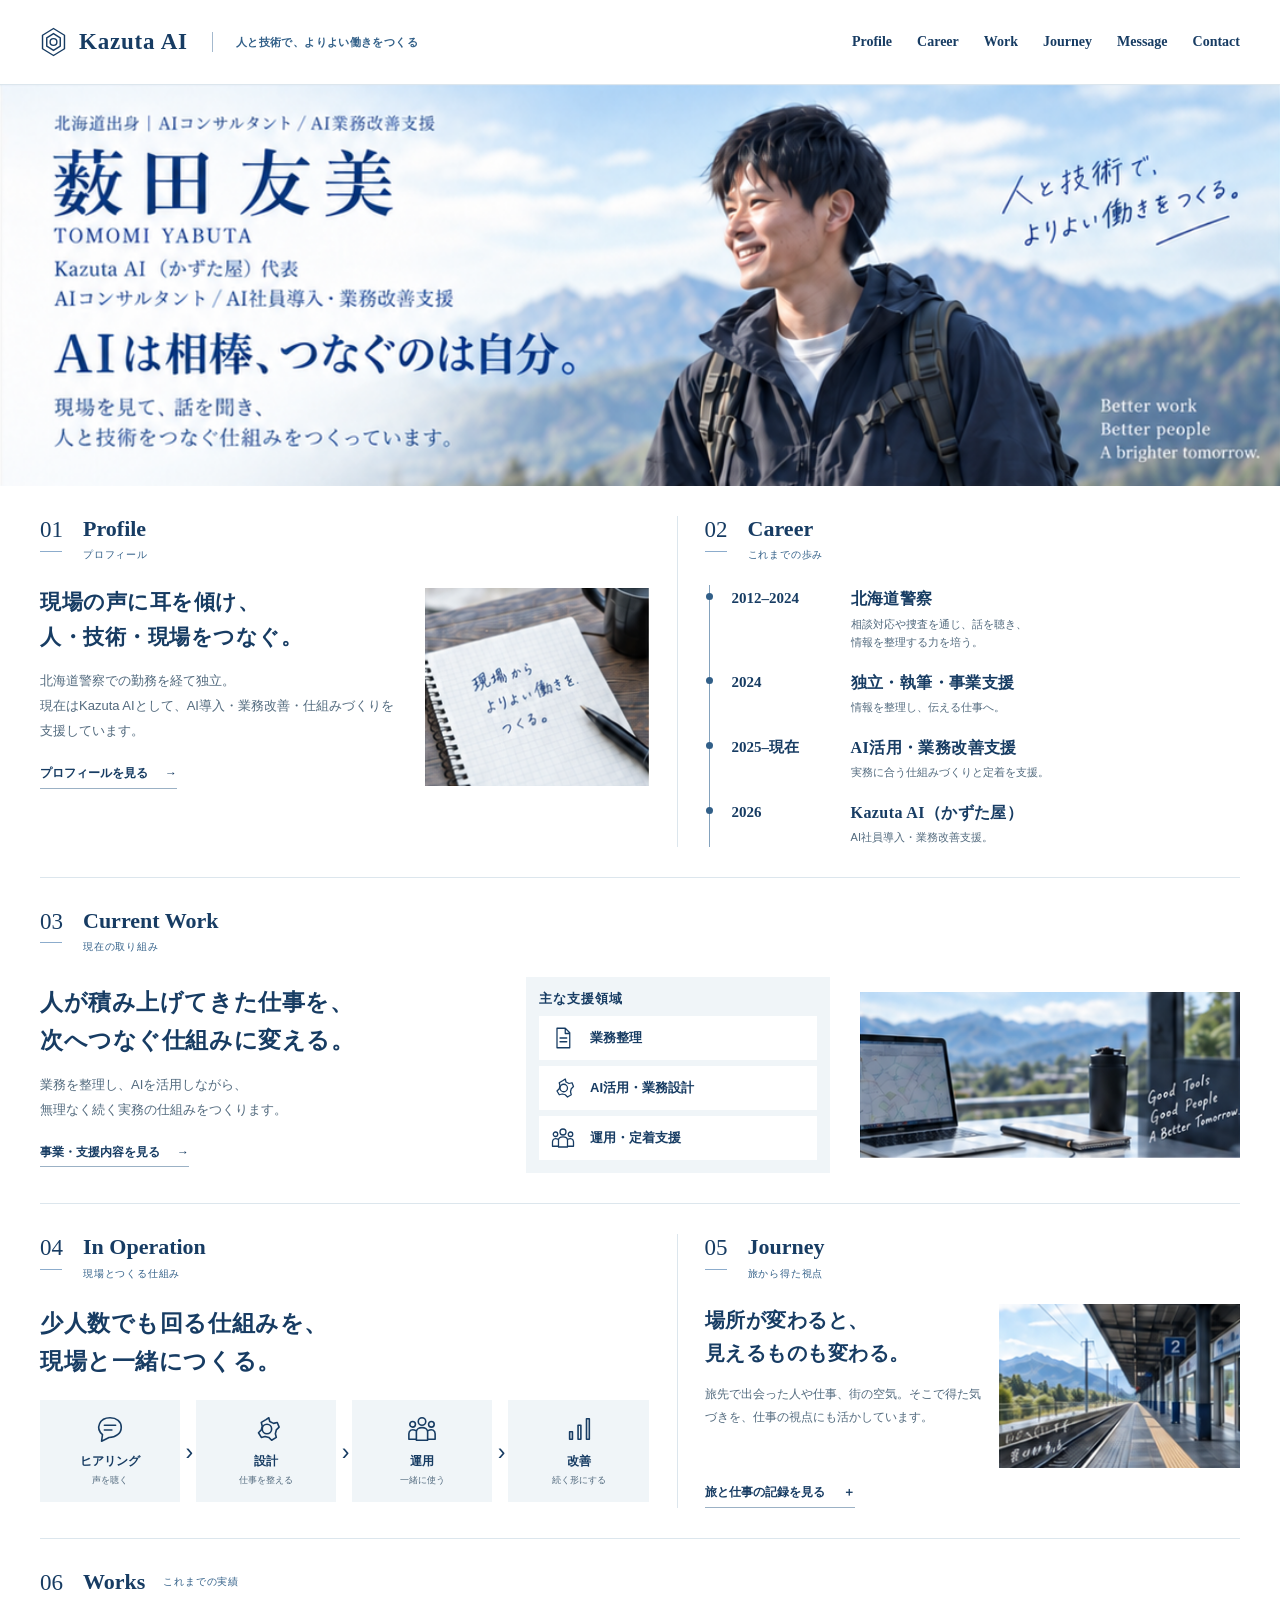
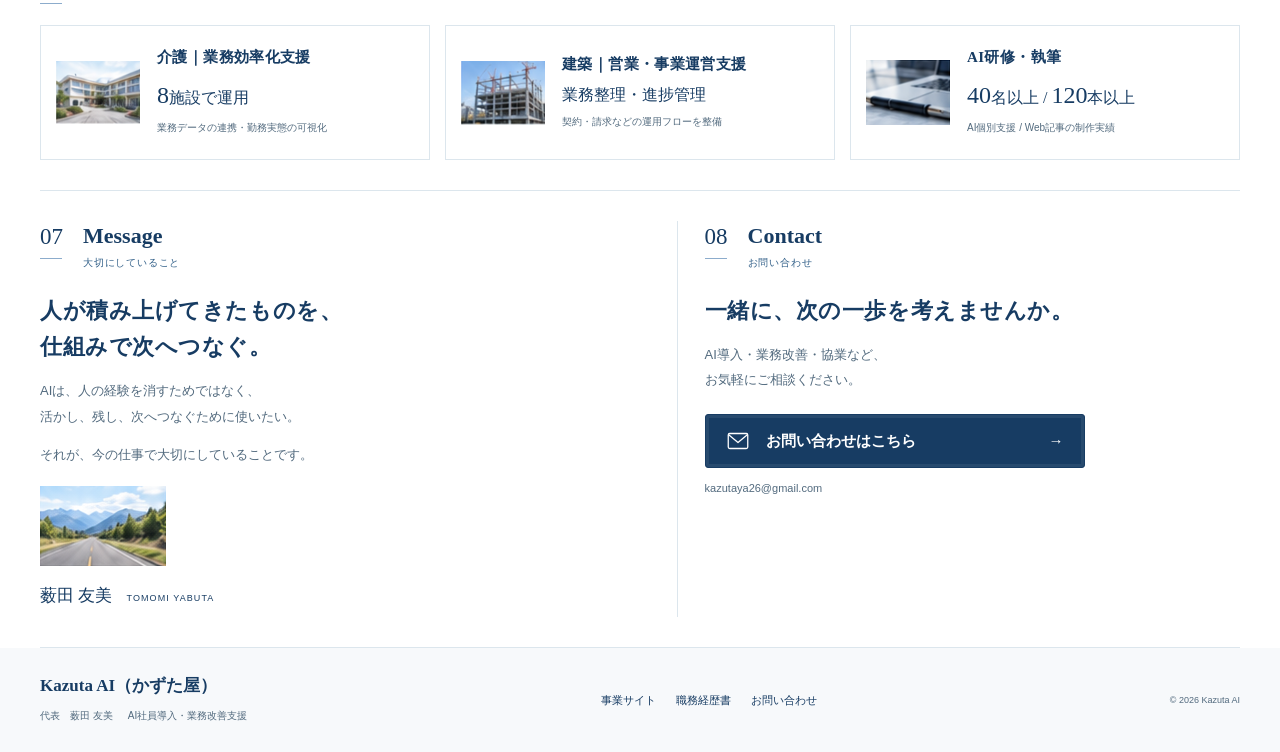
<file: profile-lp.html>
<!doctype html>
<html lang="ja">
<head>
<meta charset="utf-8">
<meta name="viewport" content="width=device-width, initial-scale=1">
<title>薮田 友美｜Kazuta AI（かずた屋）プロフィール</title>
<meta name="description" content="AIは相棒、つなぐのは自分。北海道警察での勤務を経て独立した薮田友美のプロフィール。Kazuta AI（かずた屋）として、AI社員導入・業務改善・運用定着を支援しています。">
<meta property="og:title" content="薮田 友美｜Kazuta AI（かずた屋）">
<meta property="og:description" content="AIは相棒、つなぐのは自分。人・技術・現場をつなぐ実務家のプロフィール。">
<meta property="og:type" content="website">
<meta property="og:url" content="https://yabuta16.github.io/profile-page/profile-lp.html">
<meta property="og:image" content="https://yabuta16.github.io/profile-page/assets/profile-lp/reference-original.png">
<meta name="theme-color" content="#173c63">
<link rel="canonical" href="https://yabuta16.github.io/profile-page/profile-lp.html">
<link rel="stylesheet" href="assets/profile-lp/style.css">
</head>
<body>
<a class="skip-link" href="#main">本文へ移動</a>
<svg class="icon-library" xmlns="http://www.w3.org/2000/svg" aria-hidden="true"><defs>
<symbol id="i-note" viewBox="0 0 32 32"><path d="M8 3h11l6 6v20H8zM19 3v7h6M12 16h9M12 21h9"/></symbol>
<symbol id="i-design" viewBox="0 0 32 32"><path d="m19 4 1 4 4 2 4-1 2 5-3 3-1 4 1 4-5 3-3-3-4-1-4 1-3-5 3-3 1-4-1-4 5-3z"/><circle cx="17" cy="16" r="5"/></symbol>
<symbol id="i-people" viewBox="0 0 32 32"><circle cx="16" cy="8" r="4"/><circle cx="6" cy="11" r="3"/><circle cx="26" cy="11" r="3"/><path d="M10 28V19c0-6 12-6 12 0v9zM10 18c-5-3-8 0-8 3v6h8M22 18c5-3 8 0 8 3v6h-8"/></symbol>
<symbol id="i-talk" viewBox="0 0 32 32"><path d="M28 14c0 7-6 11-13 11l-8 4 1-7C0 15 5 4 16 4c7 0 12 4 12 10zM10 12h12M10 17h8"/></symbol>
<symbol id="i-chart" viewBox="0 0 32 32"><path d="M6 27V19h3v8zM15 27V12h3v15zM24 27V5h3v22z"/></symbol>
<symbol id="i-mail" viewBox="0 0 32 32"><rect x="3" y="6" width="26" height="20" rx="2"/><path d="m4 8 12 10L28 8"/></symbol>
</defs></svg>
<header class="site-header" id="top"><div class="container header-inner">
<a class="brand" href="index.html"><svg viewBox="0 0 32 36" aria-hidden="true"><path d="m16 2 13 8v16l-13 8L3 26V10zM16 8l8 5v10l-8 5-8-5V13z"/><circle cx="16" cy="18" r="4"/></svg>Kazuta AI</a>
<p class="brand-tagline">人と技術で、よりよい働きをつくる</p>
<nav aria-label="メインナビゲーション"><a href="#profile">Profile</a><a href="#career">Career</a><a href="#work">Work</a><a href="#journey">Journey</a><a href="#message">Message</a><a href="#contact">Contact</a></nav>
</div></header>
<main id="main">
<section class="hero" aria-labelledby="hero-title"><div class="reference-photo hero-full" style="aspect-ratio:1114/349" aria-hidden="true"><img src="assets/profile-lp/reference-original.png" width="1122" height="1402" alt="" style="width:100.718133%;left:-0.359066%;top:-21.203438%" fetchpriority="high"></div><div class="container hero-inner">
<div class="hero-copy"><p class="eyebrow">北海道出身 / AIコンサルタント / AI業務改善支援</p>
<h1 id="hero-title">薮田 友美</h1><p class="name-en">TOMOMI YABUTA</p>
<p class="hero-role">Kazuta AI（かずた屋）代表<br><span>AIコンサルタント / AI社員導入・業務改善支援</span></p>
<p class="hero-statement">AIは相棒、<br class="mobile-break">つなぐのは自分。</p>
<p class="hero-description">現場を見て、話を聞き、<br>人と技術をつなぐ仕組みをつくっています。</p>
</div>
<div class="hero-visual"><div class="reference-photo reference-hero" style="aspect-ratio:565/348"><img src="assets/profile-lp/reference-original.png" width="1122" height="1402" alt="山並みを背景に、リュックを背負って笑顔を見せる薮田友美" style="width:198.584071%;left:-97.345133%;top:-21.551724%" fetchpriority="high"></div></div>
</div></section>
<div class="container sections">
<div class="paired profile-career">
<section id="profile" class="section"><h2 class="section-heading"><span class="number">01</span><span>Profile<small>プロフィール</small></span></h2>
<div class="profile-grid"><div><h3>現場の声に耳を傾け、<br>人・技術・現場をつなぐ。</h3><p>北海道警察での勤務を経て独立。<br>現在はKazuta AIとして、AI導入・業務改善・仕組みづくりを支援しています。</p><a class="text-link" href="career/">プロフィールを見る <span aria-hidden="true">→</span></a></div><div class="reference-photo reference-notebook" style="aspect-ratio:227/202"><img src="assets/profile-lp/reference-original.png" width="1122" height="1402" alt="現場からよりよい働きをつくる、と書かれたノートとペン" style="width:494.273128%;left:-169.603524%;top:-219.306931%" loading="lazy"></div></div>
</section>
<section id="career" class="section"><h2 class="section-heading"><span class="number">02</span><span>Career<small>これまでの歩み</small></span></h2>
<ol class="timeline"><li><span class="period">2012–2024</span><div><h3>北海道警察</h3><p>相談対応や捜査を通じ、話を聴き、<br>情報を整理する力を培う。</p></div></li><li><span class="period">2024</span><div><h3>独立・執筆・事業支援</h3><p>情報を整理し、伝える仕事へ。</p></div></li><li><span class="period">2025–現在</span><div><h3>AI活用・業務改善支援</h3><p>実務に合う仕組みづくりと定着を支援。</p></div></li><li><span class="period">2026</span><div><h3>Kazuta AI（かずた屋）</h3><p>AI社員導入・業務改善支援。</p></div></li></ol>
</section></div>
<section id="work" class="section current-work"><h2 class="section-heading"><span class="number">03</span><span>Current Work<small>現在の取り組み</small></span></h2>
<div class="current-grid"><div><h3>人が積み上げてきた仕事を、<br>次へつなぐ仕組みに変える。</h3><p>業務を整理し、AIを活用しながら、<br>無理なく続く実務の仕組みをつくります。</p><a class="text-link" href="index.html">事業・支援内容を見る <span aria-hidden="true">→</span></a></div>
<div class="service-list"><p class="list-label">主な支援領域</p><ul><li><svg><use href="#i-note"/></svg>業務整理</li><li><svg><use href="#i-design"/></svg>AI活用・業務設計</li><li><svg><use href="#i-people"/></svg>運用・定着支援</li></ul></div>
<div class="reference-photo reference-desk" style="aspect-ratio:400/174"><img src="assets/profile-lp/reference-original.png" width="1122" height="1402" alt="窓辺の作業机に置かれたPC、ボトルと手帳" style="width:280.500000%;left:-170.500000%;top:-387.931034%" loading="lazy"></div></div>
</section>
<div class="paired operation-journey">
<section id="operation" class="section"><h2 class="section-heading"><span class="number">04</span><span>In Operation<small>現場とつくる仕組み</small></span></h2><h3>少人数でも回る仕組みを、<br>現場と一緒につくる。</h3>
<ol class="workflow"><li><svg><use href="#i-talk"/></svg><span>ヒアリング</span><small>声を聴く</small></li><li><svg><use href="#i-design"/></svg><span>設計</span><small>仕事を整える</small></li><li><svg><use href="#i-people"/></svg><span>運用</span><small>一緒に使う</small></li><li><svg><use href="#i-chart"/></svg><span>改善</span><small>続く形にする</small></li></ol>
</section>
<section id="journey" class="section"><h2 class="section-heading"><span class="number">05</span><span>Journey<small>旅から得た視点</small></span></h2><div class="journey-grid"><div><h3>場所が変わると、<br>見えるものも変わる。</h3><p>旅先で出会った人や仕事、街の空気。そこで得た気づきを、仕事の視点にも活かしています。</p></div><div class="reference-photo reference-station" style="aspect-ratio:229/157"><img src="assets/profile-lp/reference-original.png" width="1122" height="1402" alt="山々を望む駅のホームと線路" style="width:489.956332%;left:-372.489083%;top:-556.050955%" loading="lazy"></div></div>
<details class="journey-record"><summary>旅と仕事の記録を見る <span aria-hidden="true">＋</span></summary><p>海外を移動しながら、リモートで執筆やAI活用支援に取り組んでいます。場所が変わっても、まず相手の話を聴き、その現場に合う形を考える姿勢を大切にしています。</p></details>
</section></div>
<section id="works" class="section"><h2 class="section-heading inline-heading"><span class="number">06</span><span>Works<small>これまでの実績</small></span></h2>
<div class="works-grid"><article class="work-card"><div class="reference-photo reference-care" style="aspect-ratio:98/73"><img src="assets/profile-lp/reference-original.png" width="1122" height="1402" alt="介護施設の建物" style="width:1144.897959%;left:-55.102041%;top:-1497.260274%" loading="lazy"></div><div><h3>介護｜業務効率化支援</h3><p><strong>8</strong>施設で運用</p><small>業務データの連携・勤務実態の可視化</small></div></article><article class="work-card"><div class="reference-photo reference-building" style="aspect-ratio:96/73"><img src="assets/profile-lp/reference-original.png" width="1122" height="1402" alt="建築工事中の建物" style="width:1168.750000%;left:-415.625000%;top:-1497.260274%" loading="lazy"></div><div><h3>建築｜営業・事業運営支援</h3><p>業務整理・進捗管理</p><small>契約・請求などの運用フローを整備</small></div></article><article class="work-card"><div class="reference-photo reference-writing" style="aspect-ratio:94/73"><img src="assets/profile-lp/reference-original.png" width="1122" height="1402" alt="執筆作業のノートとPC" style="width:1193.617021%;left:-793.617021%;top:-1497.260274%" loading="lazy"></div><div><h3>AI研修・執筆</h3><p><strong>40</strong>名以上 / <strong>120</strong>本以上</p><small>AI個別支援 / Web記事の制作実績</small></div></article></div>
</section>
<div class="paired message-contact">
<section id="message" class="section"><h2 class="section-heading"><span class="number">07</span><span>Message<small>大切にしていること</small></span></h2><h3>人が積み上げてきたものを、<br>仕組みで次へつなぐ。</h3><p>AIは、人の経験を消すためではなく、<br>活かし、残し、次へつなぐために使いたい。</p><p>それが、今の仕事で大切にしていることです。</p><div class="reference-photo reference-road" style="aspect-ratio:126/80"><img src="assets/profile-lp/reference-original.png" width="1122" height="1402" alt="山並みの間をまっすぐ延びる道" style="width:890.476190%;left:-34.920635%;top:-1558.750000%" loading="lazy"></div><p class="signature">薮田 友美 <span>TOMOMI YABUTA</span></p></section>
<section id="contact" class="section"><h2 class="section-heading"><span class="number">08</span><span>Contact<small>お問い合わせ</small></span></h2><h3>一緒に、次の一歩を考えませんか。</h3><p>AI導入・業務改善・協業など、<br>お気軽にご相談ください。</p><a class="button" href="https://forms.gle/KwH4L5uzaBvxNLATA" target="_blank" rel="noopener noreferrer"><svg><use href="#i-mail"/></svg>お問い合わせはこちら <span aria-hidden="true">→</span><span class="sr-only">（新しいタブで開きます）</span></a><a class="email" href="mailto:kazutaya26@gmail.com">kazutaya26@gmail.com</a></section>
</div></div>
</main>
<footer class="site-footer"><div class="container footer-inner"><div><a class="footer-brand" href="index.html">Kazuta AI（かずた屋）</a><p>代表　薮田 友美<span>AI社員導入・業務改善支援</span></p></div><nav aria-label="フッターナビゲーション"><a href="index.html">事業サイト</a><a href="career/">職務経歴書</a><a href="#contact">お問い合わせ</a></nav><small>© 2026 Kazuta AI</small></div></footer>
</body>
</html>
</file>
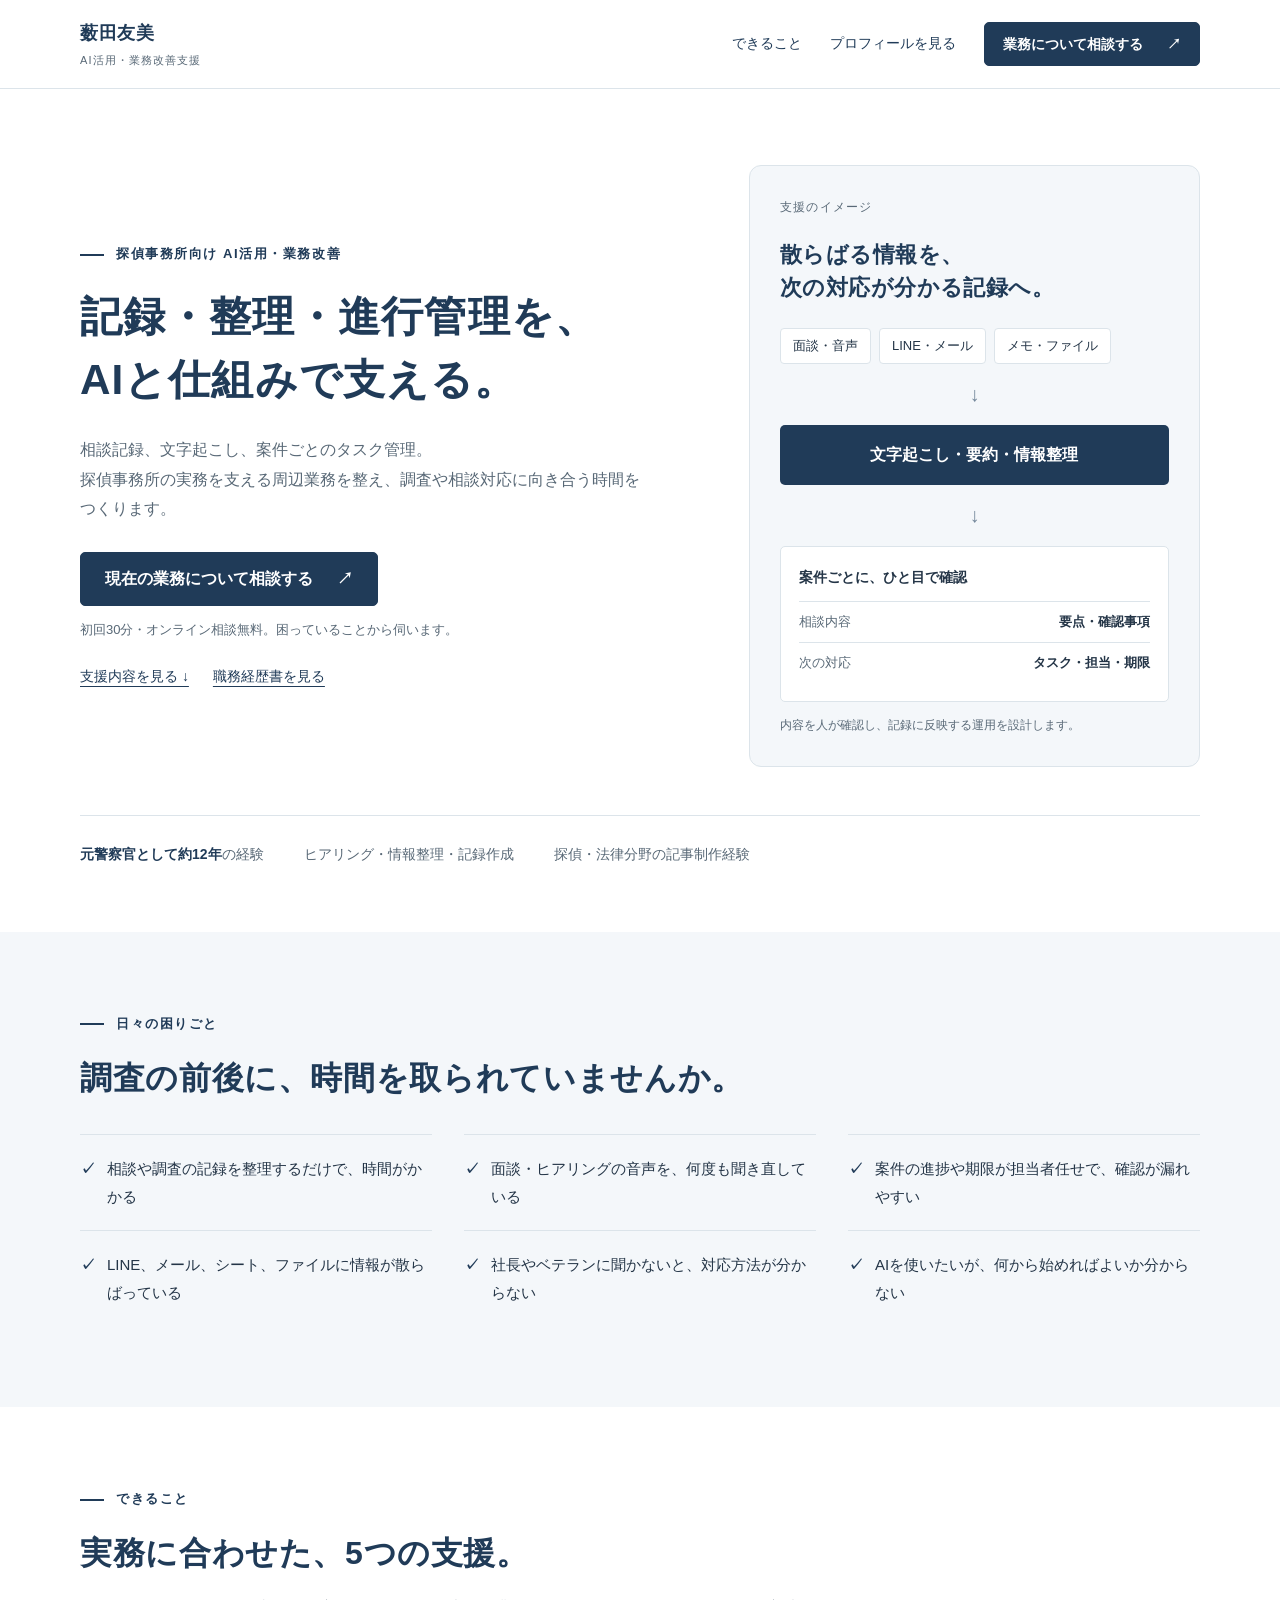
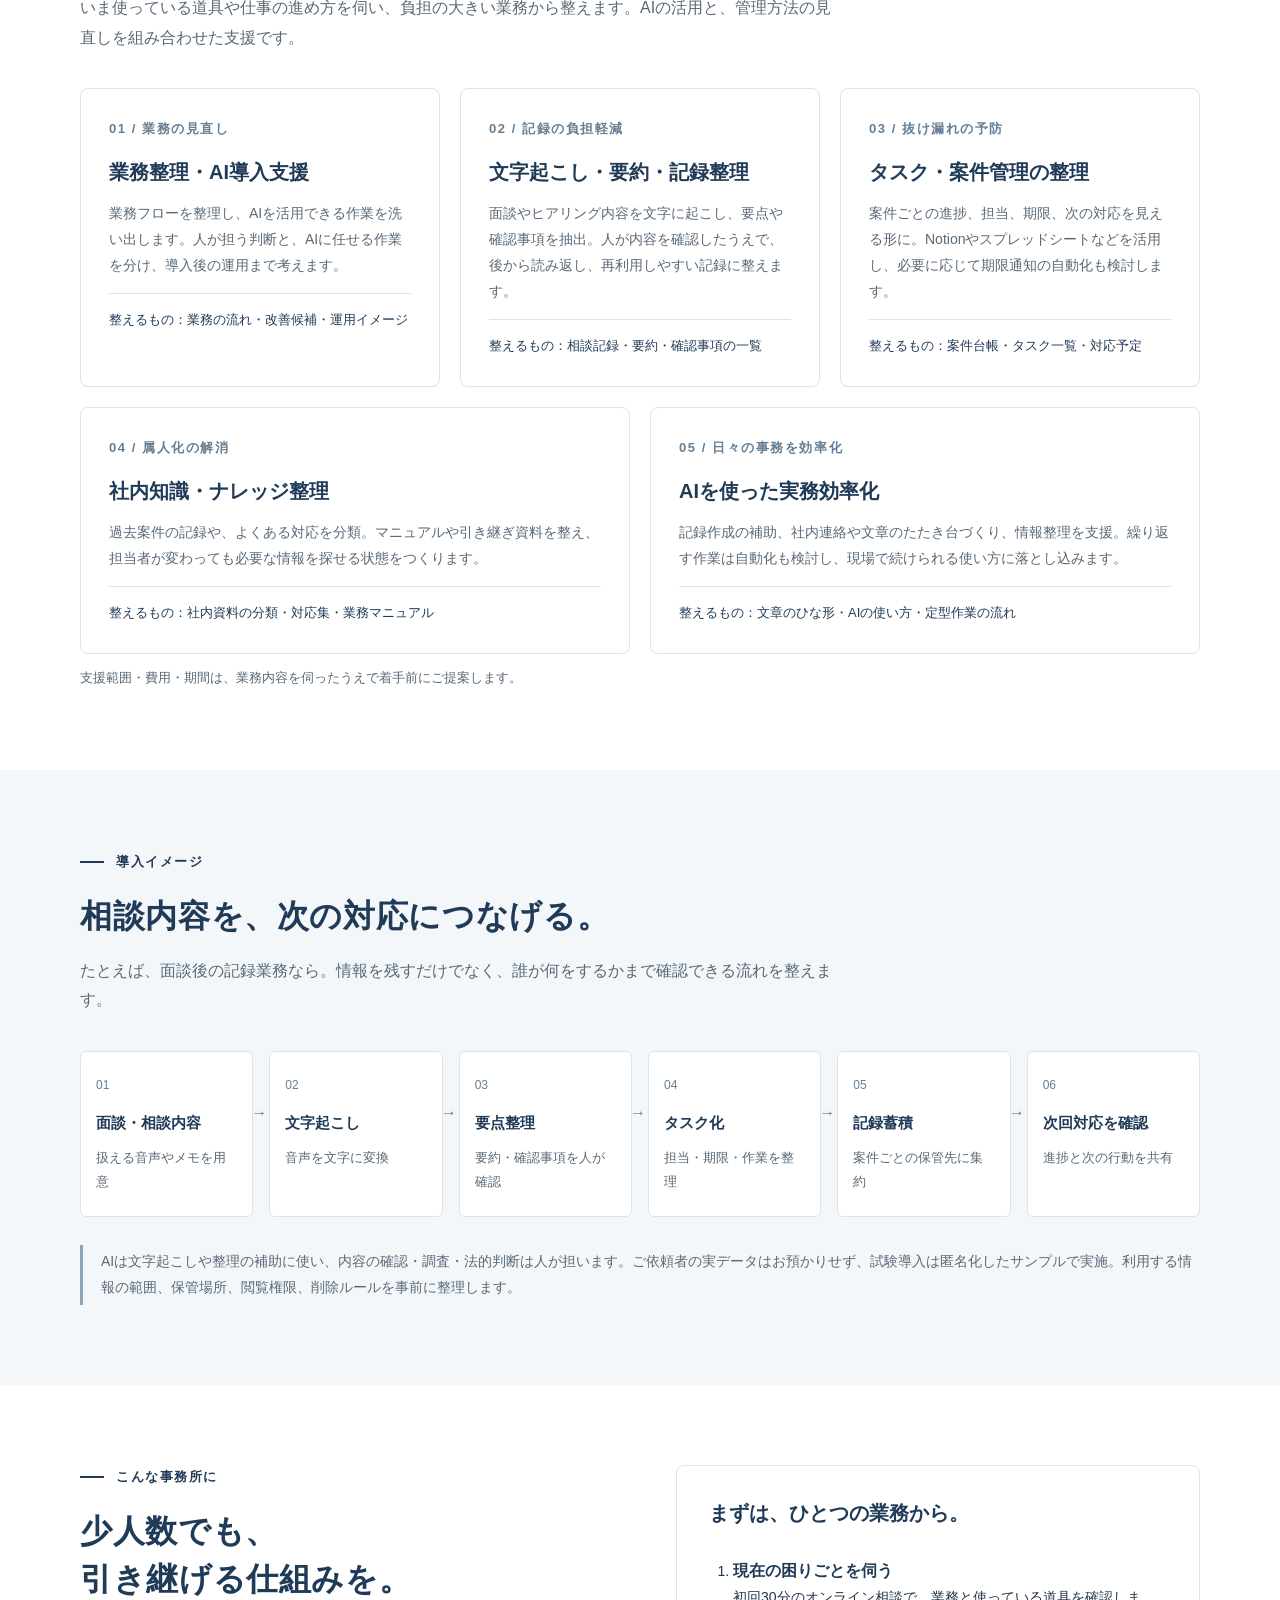
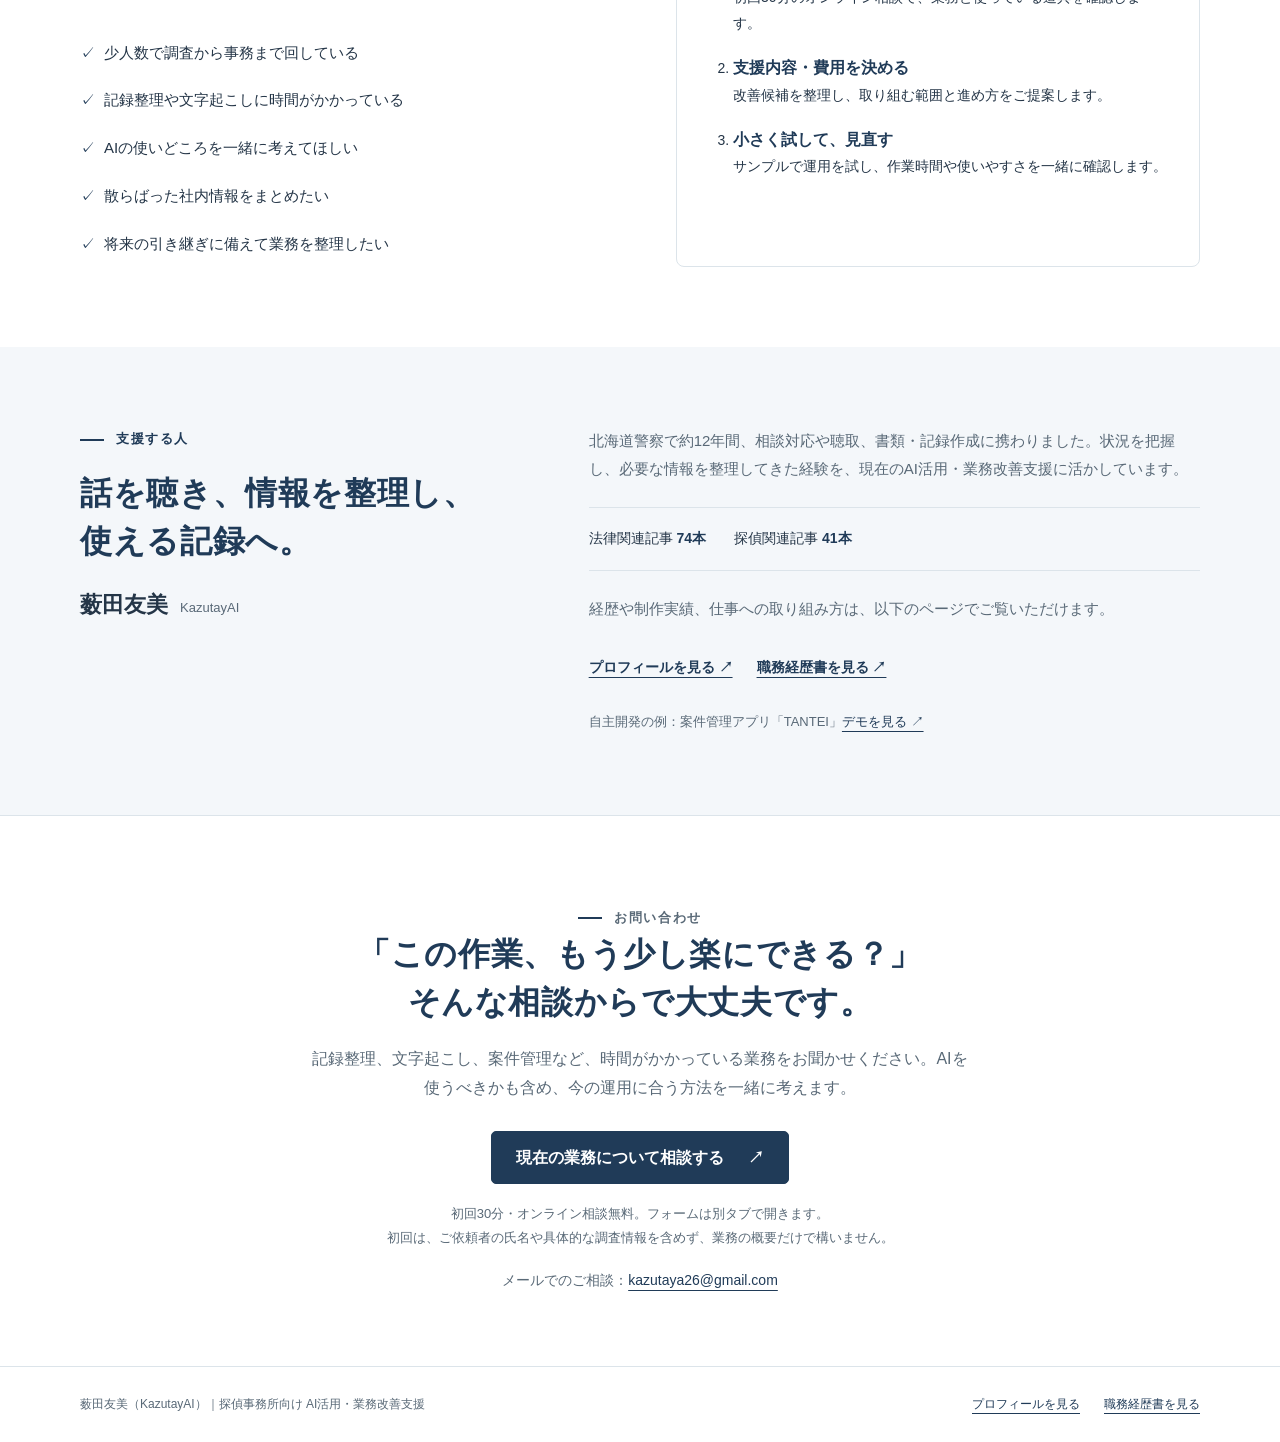
<file: tantei.html>
<!DOCTYPE html>
<html lang="ja">
<head>
<meta charset="UTF-8">
<meta name="viewport" content="width=device-width, initial-scale=1.0">
<title>探偵事務所向け AI活用・業務改善支援 | 薮田友美</title>
<meta name="description" content="探偵事務所の文字起こし・記録整理・タスク管理・ナレッジ整備を支援。元警察官として約12年の経験を持つ薮田友美が、AI活用と業務改善で社内業務の効率化をお手伝いします。初回30分のオンライン相談から、今の運用に合う進め方を整理します。">
<style>
:root { --navy:#203b58; --ink:#243547; --muted:#596977; --line:#dce4ea; --soft:#f4f7fa; --white:#fff; }
* { box-sizing:border-box; }
body { margin:0; color:var(--ink); background:var(--white); font-family:-apple-system,BlinkMacSystemFont,"Hiragino Kaku Gothic ProN","Yu Gothic",Meiryo,sans-serif; font-size:16px; line-height:1.85; overflow-wrap:anywhere; }
a { color:var(--navy); text-underline-offset:5px; }
a:hover { text-decoration-thickness:2px; }
a:focus-visible { outline:3px solid #44789e; outline-offset:5px; }
h1,h2,h3,p { margin:0; }
h1,h2,h3 { color:var(--navy); line-height:1.5; }
h1 { font-size:clamp(30px,3.3vw,46px); letter-spacing:.025em; font-weight:700; }
h2 { font-size:clamp(25px,2.5vw,32px); letter-spacing:.02em; }
h3 { font-size:20px; }
.wrap { width:min(1120px,100% - 64px); margin-inline:auto; }
.skip { position:absolute; left:16px; top:-100px; padding:10px 20px; background:white; z-index:2; }
.skip:focus { top:12px; }
.site-header { border-bottom:1px solid var(--line); }
.header-inner { min-height:88px; display:flex; justify-content:space-between; align-items:center; gap:24px; }
.brand { text-decoration:none; font-size:18px; font-weight:700; letter-spacing:.03em; }
.brand small { display:block; font-size:11px; font-weight:500; color:var(--muted); letter-spacing:.1em; }
.nav { display:flex; gap:28px; align-items:center; font-size:14px; }
.nav a { text-decoration:none; }
.btn { display:inline-flex; align-items:center; justify-content:center; gap:24px; min-height:52px; padding:13px 24px; border:1px solid var(--navy); border-radius:5px; background:var(--navy); color:white; font-weight:700; text-decoration:none; text-align:center; line-height:1.6; }
.btn:hover { background:#304f6d; }
.btn::after { content:'↗'; }
.nav .btn { min-height:44px; padding:10px 18px; }
.hero { padding:76px 0 64px; }
.hero-grid { display:grid; grid-template-columns:1.35fr 1fr; align-items:center; gap:60px; }
.eyebrow { color:var(--navy); font-size:13px; font-weight:700; letter-spacing:.12em; margin-bottom:18px; }
.eyebrow::before { content:''; display:inline-block; width:24px; height:2px; background:var(--navy); vertical-align:middle; margin-right:12px; }
.hero-copy { margin-top:24px; color:var(--muted); max-width:560px; }
.hero .btn { margin-top:28px; }
.note { font-size:13px; color:var(--muted); margin-top:12px; }
.sub-links { display:flex; flex-wrap:wrap; gap:12px 24px; font-size:14px; margin-top:22px; }
.visual { padding:30px; background:var(--soft); border:1px solid var(--line); border-radius:12px; }
.visual-label { font-size:12px; color:var(--muted); letter-spacing:.1em; margin-bottom:20px; }
.visual h2 { font-size:22px; margin-bottom:24px; }
.sources { display:flex; flex-wrap:wrap; gap:8px; }
.sources span { background:white; border:1px solid var(--line); border-radius:4px; padding:5px 12px; font-size:13px; }
.down { margin:12px 0; text-align:center; color:#73879a; font-size:20px; }
.organize { background:var(--navy); color:white; border-radius:5px; padding:15px; text-align:center; font-weight:700; }
.record { background:white; border:1px solid var(--line); border-radius:5px; padding:18px; }
.record p { font-size:14px; font-weight:700; margin-bottom:10px; }
.record div { display:flex; justify-content:space-between; gap:15px; padding:8px 0; border-top:1px solid var(--line); font-size:13px; }
.record span { color:var(--muted); }
.visual .note { font-size:12px; }
.trust-strip { display:flex; gap:20px 40px; flex-wrap:wrap; border-top:1px solid var(--line); padding-top:26px; margin-top:48px; font-size:14px; color:var(--muted); }
.trust-strip strong { color:var(--navy); }
.section { padding:80px 0; }
.soft { background:var(--soft); }
.section-intro { color:var(--muted); margin-top:16px; max-width:760px; }
.worries { display:grid; grid-template-columns:repeat(3,1fr); gap:0 32px; padding:0; margin:32px 0 0; list-style:none; }
.worries li { display:flex; gap:12px; align-items:baseline; padding:20px 0; border-top:1px solid var(--line); font-size:15px; }
.worries li::before { content:'✓'; color:var(--navy); font-weight:700; }
.services { display:grid; grid-template-columns:repeat(6,1fr); gap:20px; margin-top:36px; }
.service { grid-column:span 2; border:1px solid var(--line); border-radius:8px; padding:28px; }
.service:nth-child(n+4) { grid-column:span 3; }
.number { font-size:13px; font-weight:700; color:#657f96; letter-spacing:.12em; margin-bottom:16px; }
.service p { color:var(--muted); font-size:14px; margin-top:14px; }
.service .output { color:var(--navy); border-top:1px solid var(--line); padding-top:14px; font-size:13px; }
.flow { display:grid; grid-template-columns:repeat(6,1fr); gap:16px; list-style:none; padding:0; margin:36px 0 0; }
.flow li { position:relative; padding:22px 15px; border:1px solid var(--line); border-radius:6px; background:white; }
.flow li:not(:last-child)::after { content:'→'; position:absolute; right:-15px; top:46px; color:#657f96; }
.flow span { display:block; font-size:12px; color:#657f96; margin-bottom:12px; }
.flow strong { color:var(--navy); font-size:15px; }
.flow p { font-size:13px; color:var(--muted); margin-top:8px; }
.policy { margin-top:28px; border-left:3px solid #8ca4b9; padding:4px 0 4px 18px; font-size:14px; color:var(--muted); }
.split { display:grid; grid-template-columns:1fr 1fr; gap:72px; }
.fit-list { list-style:none; padding:0; margin:26px 0 0; }
.fit-list li { padding:10px 0 10px 24px; position:relative; font-size:15px; }
.fit-list li::before { content:'✓'; position:absolute; left:0; color:var(--navy); }
.start { padding:32px; border:1px solid var(--line); border-radius:8px; }
.start h3 { margin-bottom:20px; }
.start ol { margin:0; padding-left:24px; }
.start li { padding:8px 0; font-size:14px; }
.start li strong { display:block; color:var(--navy); font-size:16px; }
.about { display:grid; grid-template-columns:1fr 1.4fr; gap:72px; }
.name { font-size:22px; font-weight:700; margin-top:20px; }
.name span { font-size:13px; font-weight:400; color:var(--muted); margin-left:12px; }
.bio { color:var(--muted); font-size:15px; }
.experience { display:flex; flex-wrap:wrap; gap:12px 28px; border-block:1px solid var(--line); padding:18px 0; margin:24px 0; font-size:14px; }
.experience strong { color:var(--navy); }
.about .sub-links a { padding:10px 0; font-weight:700; }
.demo { margin-top:20px; font-size:13px; color:var(--muted); }
.contact { padding:72px 0; border-top:1px solid var(--line); text-align:center; }
.contact p { color:var(--muted); margin:18px auto 0; max-width:660px; }
.contact .btn { margin-top:28px; }
.contact .note { font-size:13px; }
.email { font-size:14px; }
footer { border-top:1px solid var(--line); padding:26px 0; font-size:12px; color:var(--muted); }
.footer-inner { display:flex; justify-content:space-between; gap:16px; flex-wrap:wrap; }
.footer-links { display:flex; gap:24px; flex-wrap:wrap; }
@media(max-width:960px) {
.hero-grid { gap:32px; grid-template-columns:1.2fr 1fr; }
h1 { font-size:34px; }
.visual { padding:24px; }
.nav { gap:18px; }
.nav .service-link { display:none; }
.service { grid-column:span 3; }
.service:last-child { grid-column:span 6; }
.flow { grid-template-columns:repeat(3,1fr); }
.flow li:nth-child(3)::after { content:none; }
.split,.about { gap:36px; }
}
@media(max-width:680px) {
.wrap { width:calc(100% - 40px); }
.header-inner { min-height:78px; gap:12px; }
.brand { font-size:15px; }
.brand small { font-size:10px; letter-spacing:0; }
.nav .profile-link { display:none; }
.nav .btn { font-size:12px; padding:10px 12px; gap:8px; }
.hero { padding:44px 0 36px; }
.hero-grid,.split,.about { grid-template-columns:1fr; gap:32px; }
h1 { font-size:clamp(28px,7vw,36px); }
h2 { font-size:25px; }
.hero-copy { font-size:15px; margin-top:20px; }
.hero .btn { width:100%; }
.visual { padding:24px; }
.trust-strip { margin-top:32px; padding-top:22px; gap:8px 20px; font-size:12px; }
.section { padding:52px 0; }
.worries { grid-template-columns:1fr; margin-top:24px; }
.worries li { padding:16px 0; }
.services { grid-template-columns:1fr; gap:14px; margin-top:28px; }
.service,.service:nth-child(n+4),.service:last-child { grid-column:auto; padding:24px; }
.number { margin-bottom:10px; }
.flow { grid-template-columns:1fr; gap:16px; }
.flow li { padding:18px 20px; }
.flow span { margin-bottom:6px; }
.flow li:not(:last-child)::after,.flow li:nth-child(3)::after { content:'↓'; top:auto; bottom:-21px; right:calc(50% - 7px); }
.start { padding:24px; }
.contact { padding:52px 0; text-align:left; }
.contact .btn { width:100%; }
.footer-inner { flex-direction:column; }
}
</style>
</head>
<body>
<a class="skip" href="#main">本文へ進む</a>
<header class="site-header">
  <div class="wrap header-inner">
    <a class="brand" href="https://yabuta16.github.io/profile-page/">薮田友美 <small>AI活用・業務改善支援</small></a>
    <nav class="nav" aria-label="メインナビゲーション">
      <a class="service-link" href="#services">できること</a>
      <a class="profile-link" href="https://yabuta16.github.io/profile-page/">プロフィールを見る</a>
      <a class="btn" href="https://forms.gle/KwH4L5uzaBvxNLATA" target="_blank" rel="noopener">業務について相談する</a>
    </nav>
  </div>
</header>
<main id="main">
  <section class="hero" aria-labelledby="hero-title">
    <div class="wrap">
      <div class="hero-grid">
        <div>
          <p class="eyebrow">探偵事務所向け AI活用・業務改善</p>
          <h1 id="hero-title">記録・整理・進行管理を、<br>AIと仕組みで支える。</h1>
          <p class="hero-copy">相談記録、文字起こし、案件ごとのタスク管理。<br>探偵事務所の実務を支える周辺業務を整え、調査や相談対応に向き合う時間をつくります。</p>
          <a class="btn" href="https://forms.gle/KwH4L5uzaBvxNLATA" target="_blank" rel="noopener">現在の業務について相談する</a>
          <p class="note">初回30分・オンライン相談無料。困っていることから伺います。</p>
          <div class="sub-links"><a href="#services">支援内容を見る ↓</a><a href="https://yabuta16.github.io/profile-page/career/">職務経歴書を見る</a></div>
        </div>
        <div class="visual" aria-label="支援イメージ：散らばった情報を整理し、次の対応を見える形にする">
          <p class="visual-label">支援のイメージ</p>
          <h2>散らばる情報を、<br>次の対応が分かる記録へ。</h2>
          <div class="sources"><span>面談・音声</span><span>LINE・メール</span><span>メモ・ファイル</span></div>
          <div class="down" aria-hidden="true">↓</div>
          <div class="organize">文字起こし・要約・情報整理</div>
          <div class="down" aria-hidden="true">↓</div>
          <div class="record"><p>案件ごとに、ひと目で確認</p><div><span>相談内容</span><strong>要点・確認事項</strong></div><div><span>次の対応</span><strong>タスク・担当・期限</strong></div></div>
          <p class="note">内容を人が確認し、記録に反映する運用を設計します。</p>
        </div>
      </div>
      <div class="trust-strip"><span><strong>元警察官として約12年</strong>の経験</span><span>ヒアリング・情報整理・記録作成</span><span>探偵・法律分野の記事制作経験</span></div>
    </div>
  </section>
  <section class="section soft" aria-labelledby="challenges-title">
    <div class="wrap">
      <p class="eyebrow">日々の困りごと</p>
      <h2 id="challenges-title">調査の前後に、時間を取られていませんか。</h2>
      <ul class="worries">
        <li>相談や調査の記録を整理するだけで、時間がかかる</li>
        <li>面談・ヒアリングの音声を、何度も聞き直している</li>
        <li>案件の進捗や期限が担当者任せで、確認が漏れやすい</li>
        <li>LINE、メール、シート、ファイルに情報が散らばっている</li>
        <li>社長やベテランに聞かないと、対応方法が分からない</li>
        <li>AIを使いたいが、何から始めればよいか分からない</li>
      </ul>
    </div>
  </section>
  <section class="section" id="services" aria-labelledby="services-title">
    <div class="wrap">
      <p class="eyebrow">できること</p>
      <h2 id="services-title">実務に合わせた、5つの支援。</h2>
      <p class="section-intro">いま使っている道具や仕事の進め方を伺い、負担の大きい業務から整えます。AIの活用と、管理方法の見直しを組み合わせた支援です。</p>
      <div class="services">
        <article class="service"><div class="number">01 / 業務の見直し</div><h3>業務整理・AI導入支援</h3><p>業務フローを整理し、AIを活用できる作業を洗い出します。人が担う判断と、AIに任せる作業を分け、導入後の運用まで考えます。</p><p class="output">整えるもの：業務の流れ・改善候補・運用イメージ</p></article>
        <article class="service"><div class="number">02 / 記録の負担軽減</div><h3>文字起こし・要約・記録整理</h3><p>面談やヒアリング内容を文字に起こし、要点や確認事項を抽出。人が内容を確認したうえで、後から読み返し、再利用しやすい記録に整えます。</p><p class="output">整えるもの：相談記録・要約・確認事項の一覧</p></article>
        <article class="service"><div class="number">03 / 抜け漏れの予防</div><h3>タスク・案件管理の整理</h3><p>案件ごとの進捗、担当、期限、次の対応を見える形に。Notionやスプレッドシートなどを活用し、必要に応じて期限通知の自動化も検討します。</p><p class="output">整えるもの：案件台帳・タスク一覧・対応予定</p></article>
        <article class="service"><div class="number">04 / 属人化の解消</div><h3>社内知識・ナレッジ整理</h3><p>過去案件の記録や、よくある対応を分類。マニュアルや引き継ぎ資料を整え、担当者が変わっても必要な情報を探せる状態をつくります。</p><p class="output">整えるもの：社内資料の分類・対応集・業務マニュアル</p></article>
        <article class="service"><div class="number">05 / 日々の事務を効率化</div><h3>AIを使った実務効率化</h3><p>記録作成の補助、社内連絡や文章のたたき台づくり、情報整理を支援。繰り返す作業は自動化も検討し、現場で続けられる使い方に落とし込みます。</p><p class="output">整えるもの：文章のひな形・AIの使い方・定型作業の流れ</p></article>
      </div>
      <p class="note">支援範囲・費用・期間は、業務内容を伺ったうえで着手前にご提案します。</p>
    </div>
  </section>
  <section class="section soft" aria-labelledby="flow-title">
    <div class="wrap">
      <p class="eyebrow">導入イメージ</p><h2 id="flow-title">相談内容を、次の対応につなげる。</h2>
      <p class="section-intro">たとえば、面談後の記録業務なら。情報を残すだけでなく、誰が何をするかまで確認できる流れを整えます。</p>
      <ol class="flow">
        <li><span>01</span><strong>面談・相談内容</strong><p>扱える音声やメモを用意</p></li>
        <li><span>02</span><strong>文字起こし</strong><p>音声を文字に変換</p></li>
        <li><span>03</span><strong>要点整理</strong><p>要約・確認事項を人が確認</p></li>
        <li><span>04</span><strong>タスク化</strong><p>担当・期限・作業を整理</p></li>
        <li><span>05</span><strong>記録蓄積</strong><p>案件ごとの保管先に集約</p></li>
        <li><span>06</span><strong>次回対応を確認</strong><p>進捗と次の行動を共有</p></li>
      </ol>
      <p class="policy">AIは文字起こしや整理の補助に使い、内容の確認・調査・法的判断は人が担います。ご依頼者の実データはお預かりせず、試験導入は匿名化したサンプルで実施。利用する情報の範囲、保管場所、閲覧権限、削除ルールを事前に整理します。</p>
    </div>
  </section>
  <section class="section" aria-labelledby="fit-title">
    <div class="wrap split">
      <div><p class="eyebrow">こんな事務所に</p><h2 id="fit-title">少人数でも、<br>引き継げる仕組みを。</h2><ul class="fit-list"><li>少人数で調査から事務まで回している</li><li>記録整理や文字起こしに時間がかかっている</li><li>AIの使いどころを一緒に考えてほしい</li><li>散らばった社内情報をまとめたい</li><li>将来の引き継ぎに備えて業務を整理したい</li></ul></div>
      <div class="start"><h3>まずは、ひとつの業務から。</h3><ol><li><strong>現在の困りごとを伺う</strong>初回30分のオンライン相談で、業務と使っている道具を確認します。</li><li><strong>支援内容・費用を決める</strong>改善候補を整理し、取り組む範囲と進め方をご提案します。</li><li><strong>小さく試して、見直す</strong>サンプルで運用を試し、作業時間や使いやすさを一緒に確認します。</li></ol></div>
    </div>
  </section>
  <section class="section soft" aria-labelledby="about-title">
    <div class="wrap about">
      <div><p class="eyebrow">支援する人</p><h2 id="about-title">話を聴き、情報を整理し、<br>使える記録へ。</h2><p class="name">薮田友美<span>KazutayAI</span></p></div>
      <div><p class="bio">北海道警察で約12年間、相談対応や聴取、書類・記録作成に携わりました。状況を把握し、必要な情報を整理してきた経験を、現在のAI活用・業務改善支援に活かしています。</p><div class="experience"><span>法律関連記事 <strong>74本</strong></span><span>探偵関連記事 <strong>41本</strong></span></div><p class="bio">経歴や制作実績、仕事への取り組み方は、以下のページでご覧いただけます。</p><div class="sub-links"><a href="https://yabuta16.github.io/profile-page/">プロフィールを見る ↗</a><a href="https://yabuta16.github.io/profile-page/career/">職務経歴書を見る ↗</a></div><p class="demo">自主開発の例：案件管理アプリ「TANTEI」<a href="https://tantei-app.vercel.app" target="_blank" rel="noopener">デモを見る ↗</a></p></div>
    </div>
  </section>
  <section class="contact" id="contact" aria-labelledby="contact-title">
    <div class="wrap"><p class="eyebrow">お問い合わせ</p><h2 id="contact-title">「この作業、もう少し楽にできる？」<br>そんな相談からで大丈夫です。</h2><p>記録整理、文字起こし、案件管理など、時間がかかっている業務をお聞かせください。AIを使うべきかも含め、今の運用に合う方法を一緒に考えます。</p><a class="btn" href="https://forms.gle/KwH4L5uzaBvxNLATA" target="_blank" rel="noopener">現在の業務について相談する</a><p class="note">初回30分・オンライン相談無料。フォームは別タブで開きます。<br>初回は、ご依頼者の氏名や具体的な調査情報を含めず、業務の概要だけで構いません。</p><p class="email">メールでのご相談：<a href="mailto:kazutaya26@gmail.com">kazutaya26@gmail.com</a></p></div>
  </section>
</main>
<footer><div class="wrap footer-inner"><span>薮田友美（KazutayAI）｜探偵事務所向け AI活用・業務改善支援</span><div class="footer-links"><a href="https://yabuta16.github.io/profile-page/">プロフィールを見る</a><a href="https://yabuta16.github.io/profile-page/career/">職務経歴書を見る</a></div></div>
<!-- SNS運用開始後：このnav内に確認済みURLのリンクを追加し、hidden属性を外す。 -->
<nav class="social-links" aria-label="SNS" hidden></nav>
</footer>
</body>
</html>
</file>
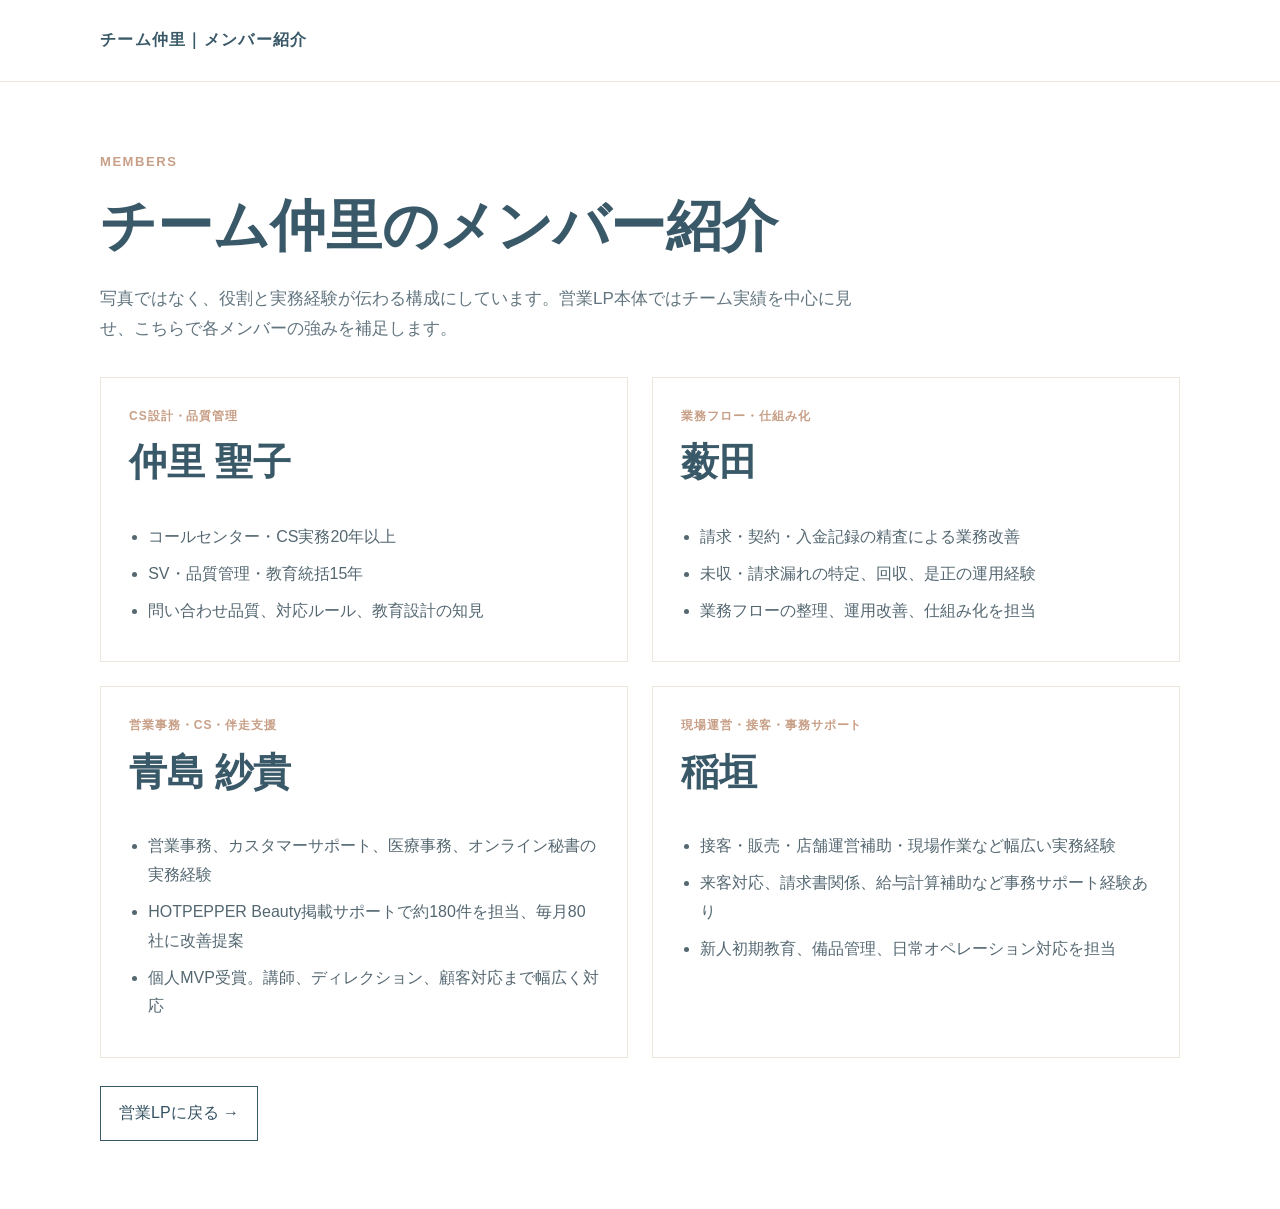
<file: team-nakazato-members.html>
<!doctype html>
<html lang="ja">
<head>
  <meta charset="utf-8">
  <meta name="viewport" content="width=device-width,initial-scale=1">
  <meta name="robots" content="noindex,nofollow">
  <title>チーム仲里｜メンバー紹介</title>
  <style>
    *{box-sizing:border-box}
    body{margin:0;font-family:-apple-system,BlinkMacSystemFont,"Hiragino Kaku Gothic ProN","Yu Gothic","YuGothic",Meiryo,sans-serif;color:#345261;background:#fff;line-height:1.8}
    a{text-decoration:none;color:inherit}
    .wrap{width:min(1080px,calc(100% - 48px));margin:auto}
    header{padding:26px 0;border-bottom:1px solid #ece5db;background:#fff}
    .brand{font-weight:700;letter-spacing:.08em;color:#3a5968}
    section{padding:68px 0}
    .kicker{font-size:13px;font-weight:700;letter-spacing:.12em;color:#c89f87;margin-bottom:14px}
    h1,h2,h3,p{margin-top:0}
    h1,h2,h3{font-family:"Yu Mincho","Hiragino Mincho ProN","HGS明朝E",serif;color:#3a5968;font-weight:600}
    h1{font-size:clamp(34px,4.5vw,56px);line-height:1.4;margin-bottom:18px}
    h2{font-size:clamp(28px,3vw,40px);line-height:1.45}
    p{color:#62757f}
    .lead{font-size:17px;max-width:760px}
    .grid{display:grid;grid-template-columns:1fr 1fr;gap:24px;margin-top:32px}
    .card{border:1px solid #ece5db;padding:28px;background:#fff}
    .role{font-size:12px;font-weight:700;letter-spacing:.08em;color:#c89f87;margin-bottom:8px}
    ul{padding-left:1.2em;margin:12px 0 0}
    li{margin:8px 0;color:#546771}
    .back{display:inline-flex;margin-top:28px;padding:12px 18px;border:1px solid #3a5968}
    @media(max-width:760px){.wrap{width:min(100% - 28px,1080px)}.grid{grid-template-columns:1fr}}
  </style>
</head>
<body>
  <header>
    <div class="wrap brand">チーム仲里｜メンバー紹介</div>
  </header>

  <section>
    <div class="wrap">
      <div class="kicker">MEMBERS</div>
      <h1>チーム仲里のメンバー紹介</h1>
      <p class="lead">写真ではなく、役割と実務経験が伝わる構成にしています。営業LP本体ではチーム実績を中心に見せ、こちらで各メンバーの強みを補足します。</p>

      <div class="grid">
        <div class="card">
          <div class="role">CS設計・品質管理</div>
          <h2>仲里 聖子</h2>
          <ul>
            <li>コールセンター・CS実務20年以上</li>
            <li>SV・品質管理・教育統括15年</li>
            <li>問い合わせ品質、対応ルール、教育設計の知見</li>
          </ul>
        </div>

        <div class="card">
          <div class="role">業務フロー・仕組み化</div>
          <h2>薮田</h2>
          <ul>
            <li>請求・契約・入金記録の精査による業務改善</li>
            <li>未収・請求漏れの特定、回収、是正の運用経験</li>
            <li>業務フローの整理、運用改善、仕組み化を担当</li>
          </ul>
        </div>

        <div class="card">
          <div class="role">営業事務・CS・伴走支援</div>
          <h2>青島 紗貴</h2>
          <ul>
            <li>営業事務、カスタマーサポート、医療事務、オンライン秘書の実務経験</li>
            <li>HOTPEPPER Beauty掲載サポートで約180件を担当、毎月80社に改善提案</li>
            <li>個人MVP受賞。講師、ディレクション、顧客対応まで幅広く対応</li>
          </ul>
        </div>

        <div class="card">
          <div class="role">現場運営・接客・事務サポート</div>
          <h2>稲垣</h2>
          <ul>
            <li>接客・販売・店舗運営補助・現場作業など幅広い実務経験</li>
            <li>来客対応、請求書関係、給与計算補助など事務サポート経験あり</li>
            <li>新人初期教育、備品管理、日常オペレーション対応を担当</li>
          </ul>
        </div>
      </div>

      <a class="back" href="team-nakazato-property.html">営業LPに戻る →</a>
    </div>
  </section>
</body>
</html>
</file>
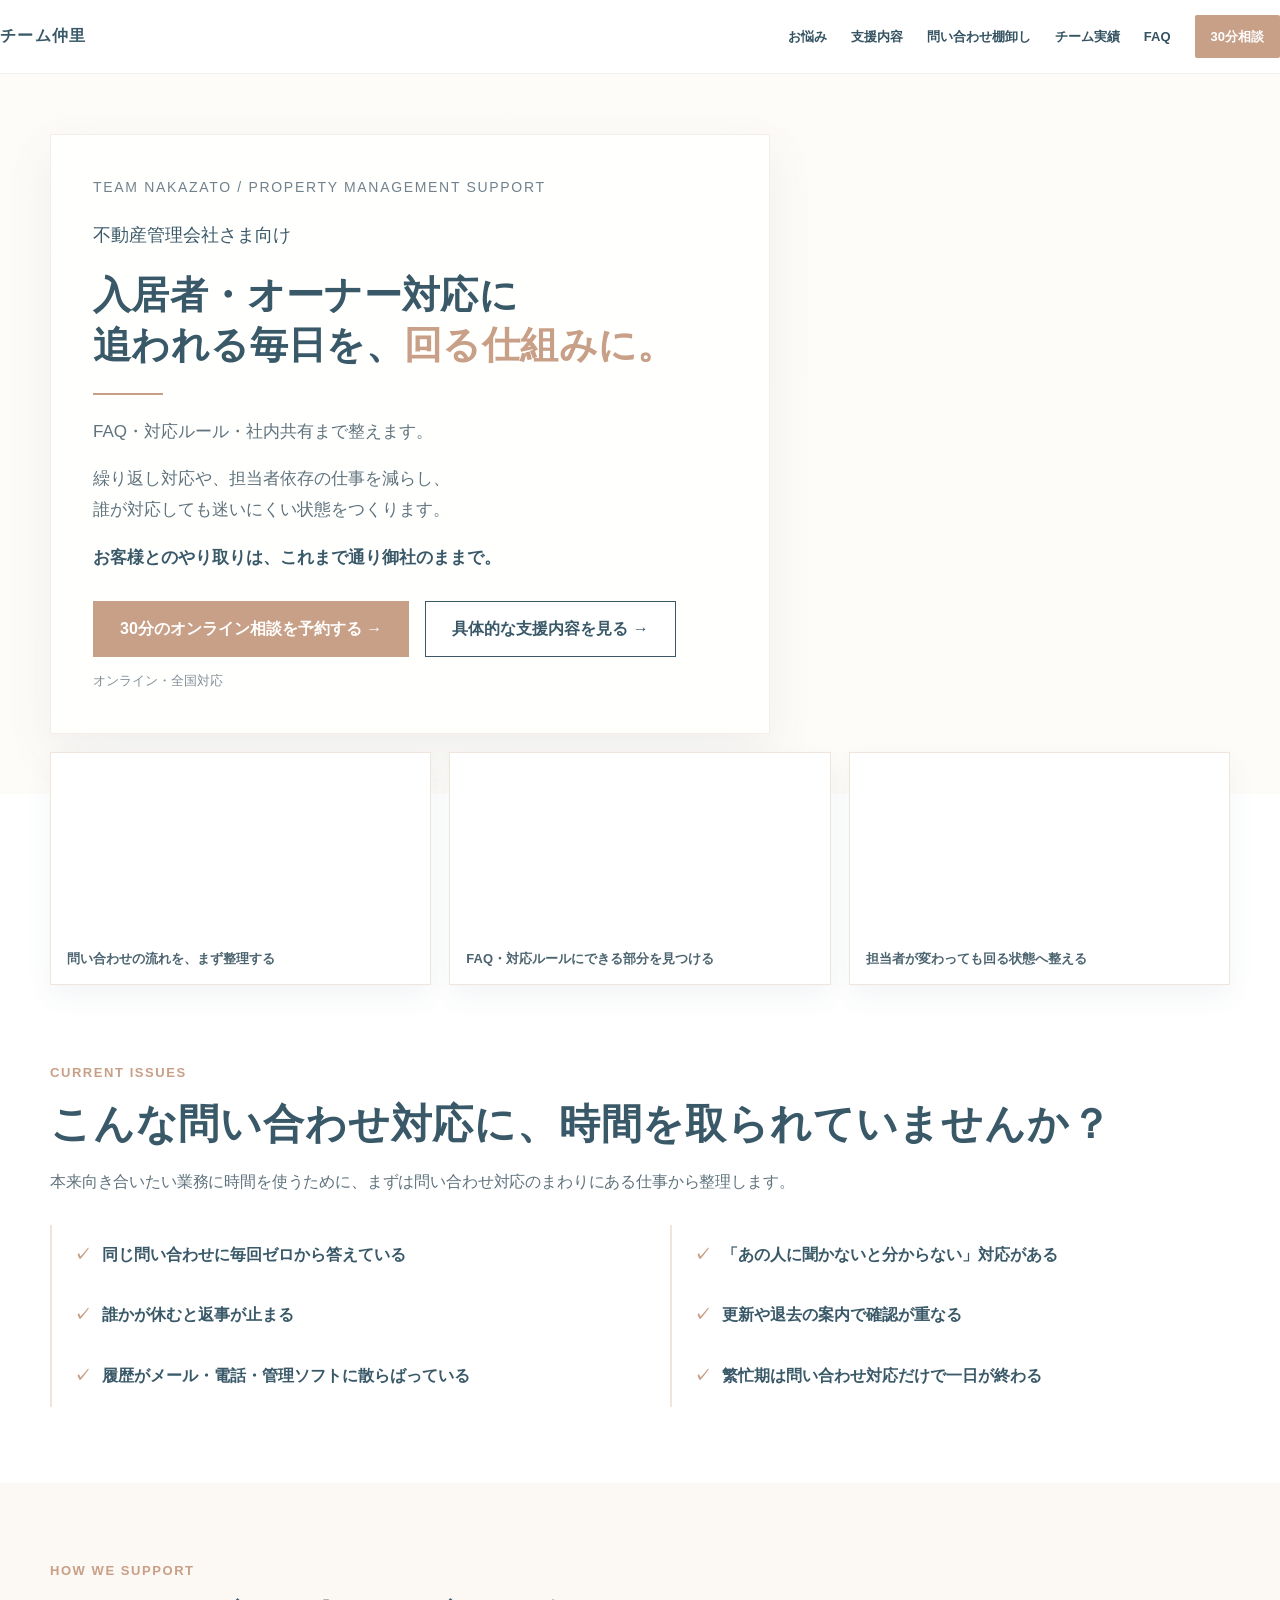
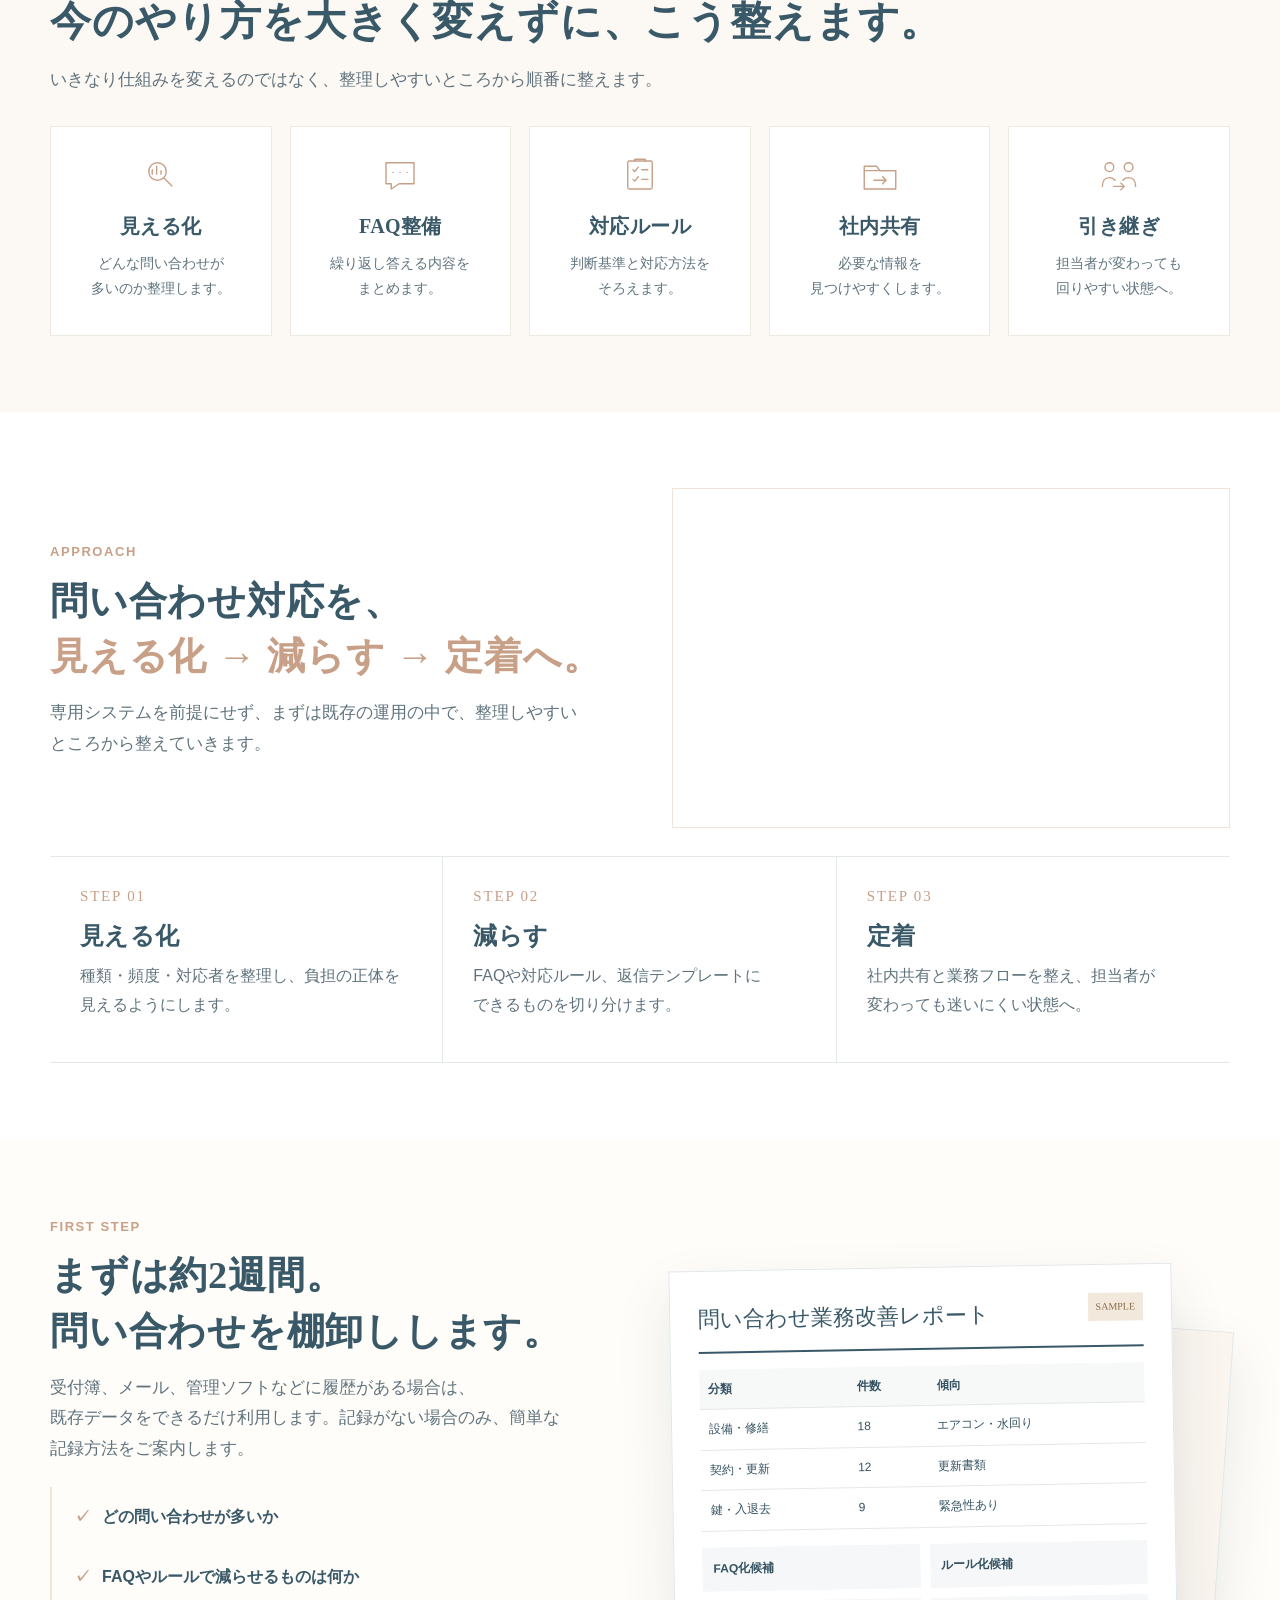
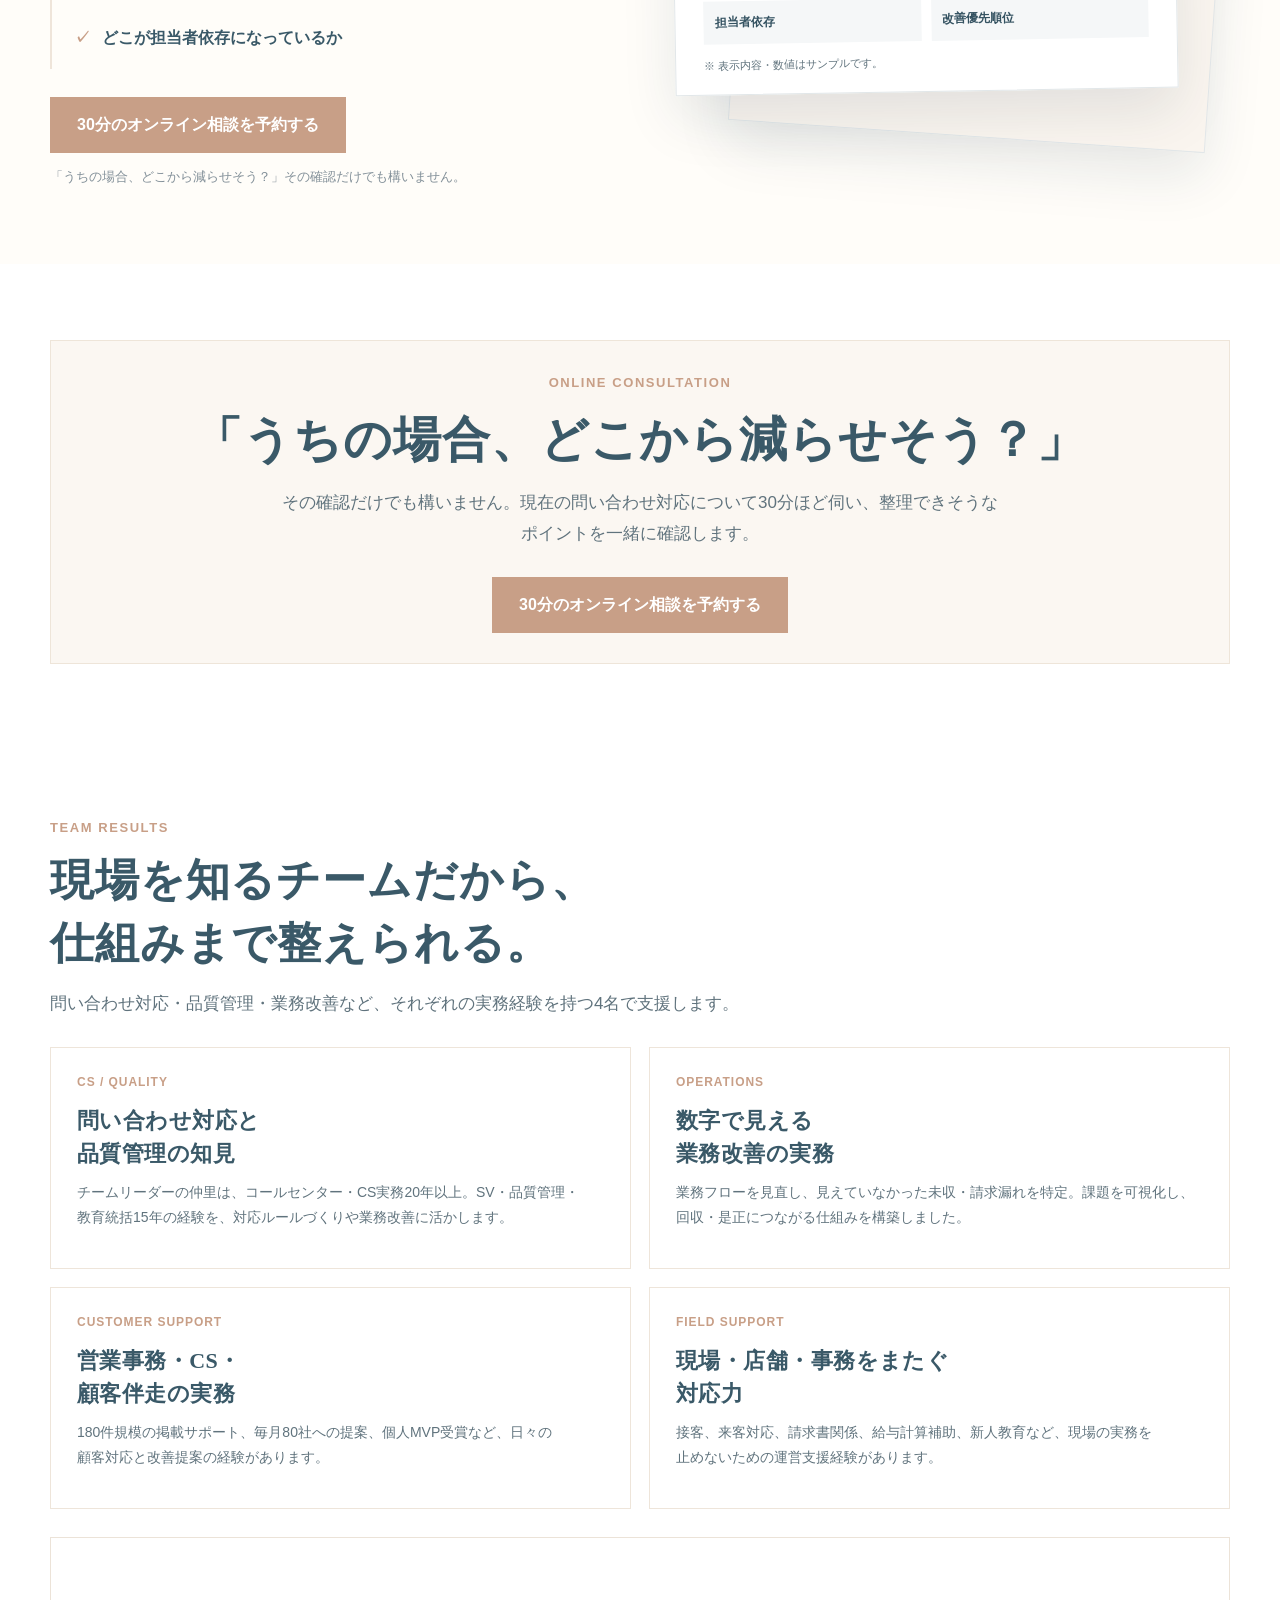
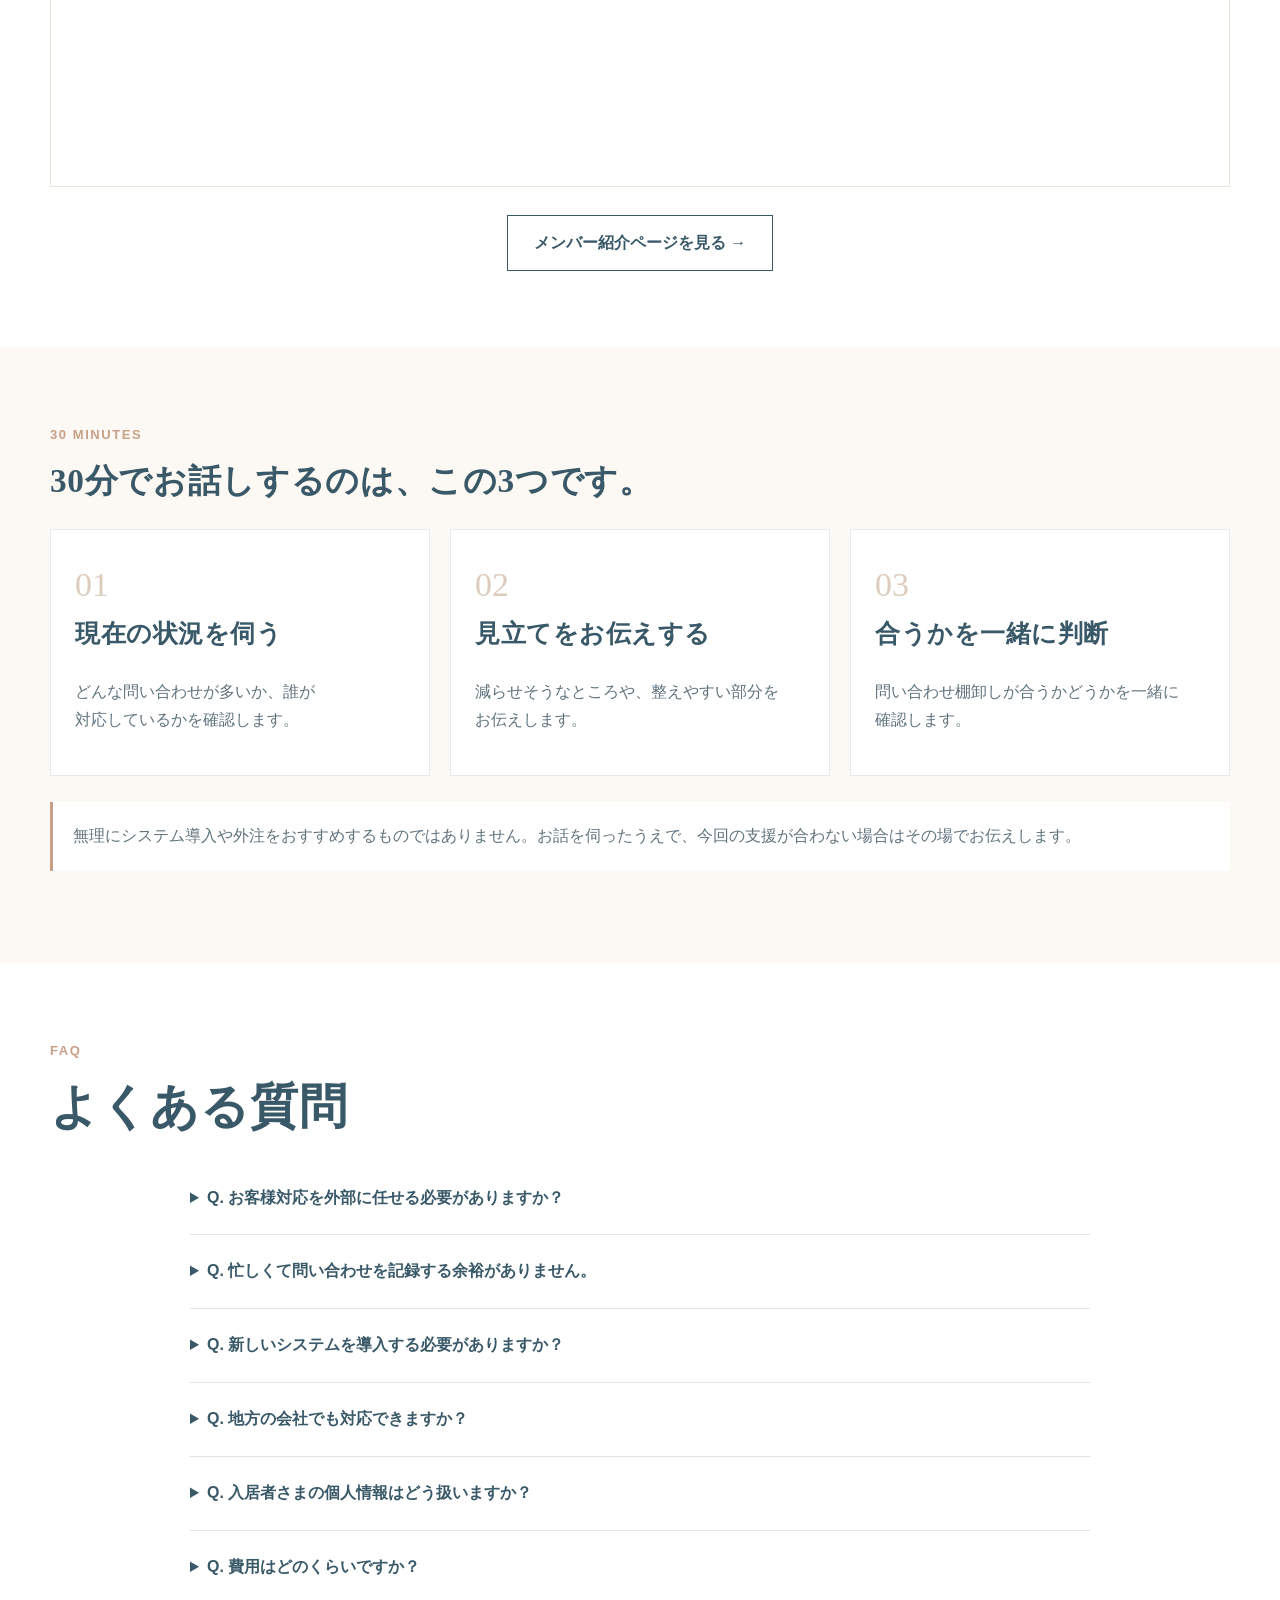
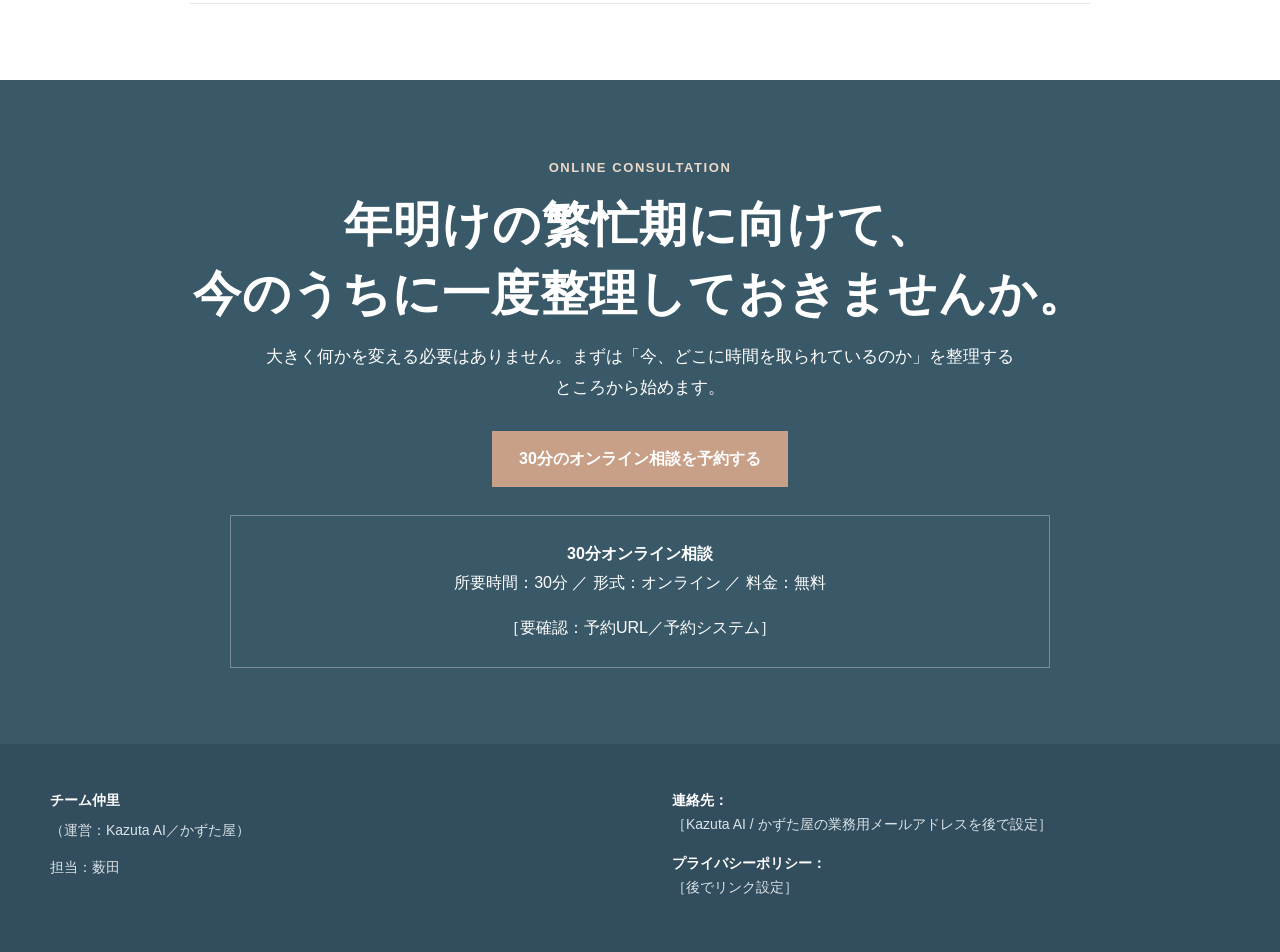
<file: team-nakazato-property.html>
<!doctype html>
<html lang="ja">
<head>
  <meta charset="utf-8">
  <meta name="viewport" content="width=device-width,initial-scale=1">
  <meta name="robots" content="noindex,nofollow">
  <title>チーム仲里｜不動産管理会社向けLP</title>
  <meta name="description" content="不動産管理会社向け。問い合わせ対応を見える化し、減らし、回る仕組みに整えるチーム仲里の営業LP。">
  <style>
    *{box-sizing:border-box}
    html{scroll-behavior:smooth}
    body{
      margin:0;
      font-family:-apple-system,BlinkMacSystemFont,"Hiragino Kaku Gothic ProN","Yu Gothic","YuGothic",Meiryo,sans-serif;
      color:#345261;
      background:#fff;
      line-height:1.8;
    }
    a{text-decoration:none;color:inherit}
    img{max-width:100%;display:block}
    .wrap{width:min(1180px,calc(100% - 48px));margin:auto}
    .narrow{max-width:880px}
    header{
      position:sticky;top:0;z-index:20;
      height:74px;display:flex;align-items:center;
      background:rgba(255,255,255,.92);
      border-bottom:1px solid rgba(52,82,97,.08);
      backdrop-filter:blur(12px);
    }
    .nav{display:flex;align-items:center;justify-content:space-between;width:100%}
    .brand{font-weight:700;letter-spacing:.08em;color:#3a5968}
    .navlinks{display:flex;align-items:center;gap:24px;font-size:13px;font-weight:700}
    .navlinks .cta-mini{padding:10px 16px;background:#c89f87;color:#fff;border-radius:2px}
    section{padding:76px 0}
    .kicker{font-size:13px;font-weight:700;letter-spacing:.12em;color:#c89f87;margin-bottom:10px}
    h1,h2,h3,p{margin-top:0}
    h1,h2,h3{
      font-family:"Yu Mincho","Hiragino Mincho ProN","HGS明朝E",serif;
      color:#3a5968;
      font-weight:600;
      letter-spacing:.02em;
      text-wrap:balance;
      word-break:auto-phrase;
    }
    h1{font-size:clamp(38px,4vw,54px);line-height:1.3;margin-bottom:20px}
    h2{font-size:clamp(30px,3.8vw,48px);line-height:1.44;margin-bottom:14px}
    h3{font-size:25px;line-height:1.5}
    p{color:#60737d;word-break:auto-phrase}
    .lead{font-size:17px;max-width:760px}
    .gold{color:#c89f87}
    .no-break{white-space:nowrap}
    .btns{display:flex;gap:16px;flex-wrap:wrap;margin-top:28px}
    .btn{
      display:inline-flex;align-items:center;justify-content:center;
      min-height:56px;padding:0 26px;border:1px solid #3a5968;
      font-weight:700;
    }
    .btn.primary{background:#c89f87;border-color:#c89f87;color:#fff}
    .btn.secondary{background:#fff;color:#3a5968}
    .note{font-size:13px;color:#839099;margin-top:12px}
    .hero{
      min-height:720px;
      padding:0;
      background:
        linear-gradient(rgba(253,250,246,.74),rgba(253,250,246,.68)),
        url('https://images.unsplash.com/photo-1497366754035-f200968a6e72?auto=format&fit=crop&w=1800&q=85') center/cover no-repeat;
    }
    .hero .wrap{min-height:720px;display:flex;align-items:center}
    .hero-card{
      width:min(720px,100%);
      background:rgba(255,255,255,.82);
      border:1px solid rgba(200,159,135,.18);
      backdrop-filter:blur(10px);
      box-shadow:0 18px 44px rgba(58,89,104,.08);
      padding:40px 42px;
    }
    .hero-card .overline{font-size:14px;letter-spacing:.12em;margin-bottom:18px;color:#71828c}
    .hero-card .statement{
      font-family:"Yu Mincho","Hiragino Mincho ProN",serif;
      font-size:18px;color:#3a5968;margin-bottom:20px
    }
    .hero-card h1{font-size:clamp(34px,3vw,40px);letter-spacing:.01em}
    .hero-title-line{display:block}
    .hero-title-nowrap{white-space:nowrap}
    .hero-card .rule{width:70px;height:2px;background:#c89f87;margin:22px 0}
    .hero-card p{font-size:17px}
    .hero-card p,.lead,.result-card p{text-wrap:pretty}
    .photo-strip{
      display:grid;grid-template-columns:repeat(3,1fr);gap:18px;margin-top:-42px;position:relative;z-index:3
    }
    .photo-card{
      background:#fff;border:1px solid #eee6dc;box-shadow:0 12px 26px rgba(58,89,104,.06)
    }
    .photo-card .img{height:180px;background-size:cover;background-position:center}
    .photo-card .cap{padding:14px 16px;font-size:13px;font-weight:700;color:#4c6470}
    .section-intro h2{max-width:none;font-size:clamp(32px,3.2vw,42px);white-space:nowrap}
    .section-intro .lead{margin-bottom:0}
    .issue-grid{display:grid;grid-template-columns:1fr 1fr;gap:0 60px;margin-top:28px}
    .issue{
      padding:16px 0 16px 22px;border-left:2px solid #efe5da;
      font-size:16px;font-weight:700;color:#3a5968;
      text-wrap:pretty;word-break:auto-phrase
    }
    .issue:before{content:"✓";color:#c89f87;margin-right:12px}
    .feature-grid{display:grid;grid-template-columns:repeat(5,1fr);gap:18px;margin-top:30px}
    .feature{background:#fff;border:1px solid #eee9e1;padding:24px 20px 20px;text-align:center}
    .icon{width:48px;height:48px;margin:0 auto 12px;display:grid;place-items:center;color:#c89f87}
    .icon svg{width:42px;height:42px;fill:none;stroke:currentColor;stroke-width:1.6;stroke-linecap:round;stroke-linejoin:round}
    .feature h3{font-size:20px;margin:0 0 10px}
    .feature p,.step p{word-break:auto-phrase;text-wrap:pretty}
    .feature p{font-size:14px}
    .split{display:grid;grid-template-columns:1fr 1fr;gap:64px;align-items:center}
    .approach-title,.audit-title{font-size:clamp(32px,3vw,40px)}
    .process-line,.audit-line{white-space:nowrap}
    .process-unit{white-space:nowrap}
    .inline-photo{
      height:340px;
      background:
        linear-gradient(rgba(255,255,255,.16),rgba(255,255,255,.16)),
        url('https://images.unsplash.com/photo-1450101499163-c8848c66ca85?auto=format&fit=crop&w=1200&q=85') center/cover no-repeat;
      border:1px solid #eee5d8;
    }
    .flow{display:grid;grid-template-columns:repeat(3,1fr);gap:0;margin-top:28px;border-top:1px solid #e3e8ea;border-bottom:1px solid #e3e8ea}
    .step{padding:26px 30px}
    .step:not(:last-child){border-right:1px solid #e3e8ea}
    .step .num{font-family:Georgia,serif;color:#c89f87;font-size:15px;letter-spacing:.12em}
    .step h3{font-size:24px;margin:8px 0}
    .report{position:relative;min-height:470px}
    .sheet{position:absolute;background:#fff;border:1px solid #e2e7e9;box-shadow:0 24px 55px rgba(24,51,71,.10)}
    .sheet.back{inset:48px 10px 0 70px;transform:rotate(4deg);background:#faf5ef}
    .sheet.front{inset:0 55px 45px 0;padding:28px;transform:rotate(-1deg)}
    .report-title{
      font-family:"Yu Mincho","Hiragino Mincho ProN",serif;
      font-size:22px;color:#3a5968;border-bottom:2px solid #3a5968;padding-bottom:12px
    }
    .report-heading{white-space:nowrap}
    .sample{float:right;font-size:10px;background:#f2e8dc;padding:5px 8px;color:#8a6e49}
    .fake-table{width:100%;border-collapse:collapse;margin-top:16px;font-size:12px}
    .fake-table td,.fake-table th{border-bottom:1px solid #e4e8ea;padding:9px;text-align:left}
    .fake-table th{background:#f7f8f8}
    .chips{display:grid;grid-template-columns:1fr 1fr;gap:10px;margin-top:16px}
    .chips span{padding:11px;background:#f5f7f8;font-size:12px;font-weight:700}
    .cta-band{
      background:#fbf7f2;padding:30px 36px;border:1px solid #eee5d9;text-align:center
    }
    .results-title{font-size:clamp(32px,3.4vw,44px)}
    .results-grid{display:grid;grid-template-columns:repeat(2,1fr);gap:18px;margin-top:28px}
    .result-card{background:#fff;border:1px solid #eee5da;padding:24px 26px}
    .result-card .small{font-size:12px;font-weight:700;letter-spacing:.08em;color:#c89f87;margin-bottom:10px}
    .result-card h3{font-size:22px;margin-bottom:10px}
    .result-card p{font-size:14px}
    .image-banner{
      height:250px;
      background:
        linear-gradient(rgba(255,255,255,.10),rgba(255,255,255,.10)),
        url('https://images.unsplash.com/photo-1516321318423-f06f85e504b3?auto=format&fit=crop&w=1600&q=85') center/cover no-repeat;
      margin-top:28px;
      border:1px solid #ece3d8;
    }
    .meeting-title{font-size:clamp(28px,2.6vw,36px);line-height:1.45;margin-bottom:0}
    .meet-grid{display:grid;grid-template-columns:repeat(3,1fr);gap:20px;margin-top:24px}
    .meet{padding:24px;background:#fff;border:1px solid #e7eaec}
    .meet .num{font-family:Georgia,serif;font-size:34px;color:#dcccbc}
    .faq{max-width:900px;margin:20px auto 0}
    details{border-bottom:1px solid #dfe5e8}
    summary{cursor:pointer;font-weight:700;padding:22px 0;color:#3a5968}
    details p{padding:0 0 18px}
    .final{background:#3a5968;color:#fff;text-align:center}
    .final h2,.final p{color:#fff}
    .booking{max-width:820px;margin:28px auto 0;border:1px solid rgba(255,255,255,.3);padding:24px}
    footer{background:#324d5d;color:#dbe4e8;padding:44px 0 52px}
    .footer-grid{display:grid;grid-template-columns:minmax(0,1fr) minmax(0,1fr);gap:64px;font-size:14px;line-height:1.75}
    .footer-block{display:grid;align-content:start;gap:6px}
    .footer-block strong{color:#fff}
    .footer-meta{margin-top:6px}
    .footer-contact{gap:14px}
    .footer-mobile-break{display:none}
    @media(min-width:981px){
      #issues .lead{
        max-width:none;
        white-space:nowrap;
        font-size:16px;
        letter-spacing:-.01em;
      }
    }
    @media(min-width:641px){
      .meeting-title{white-space:nowrap}
    }
    @media(max-width:980px){
      .navlinks a:not(.cta-mini){display:none}
      .split{grid-template-columns:1fr}
      .section-intro h2{white-space:normal}
      .feature-grid{grid-template-columns:1fr 1fr}
      .results-grid{grid-template-columns:1fr 1fr}
      .flow{grid-template-columns:1fr}
      .step:not(:last-child){border-right:0;border-bottom:1px solid #e3e8ea}
    }
    @media(max-width:640px){
      .wrap{width:min(100% - 28px,1180px)}
      section{padding:56px 0}
      h1{font-size:39px}
      h2{font-size:30px}
      .section-intro h2{font-size:clamp(22px,6.9vw,30px)}
      .approach-title{font-size:clamp(25px,7vw,32px)}
      .process-line{white-space:normal}
      .audit-title{font-size:clamp(21px,6.7vw,30px)}
      .results-title{font-size:clamp(23px,7vw,30px)}
      .hero,.hero .wrap{min-height:auto}
      .hero-card{padding:30px 24px;margin:30px 0}
      .hero-card h1{font-size:clamp(22px,6.5vw,30px)}
      .hero-title-nowrap{white-space:normal}
      .hero-card .btn{padding:0 12px;font-size:12px;white-space:nowrap}
      .btn{padding:0 18px;font-size:14px;white-space:nowrap;max-width:100%}
      .sheet.front{inset:0 20px 45px 0;padding:24px 20px}
      .report-title{font-size:clamp(17px,5vw,22px)}
      .report-title .sample{float:none;display:block;width:max-content;margin:8px 0 0 auto}
      .report{overflow:hidden}
      .result-card h3{font-size:clamp(18px,5.6vw,22px)}
      .photo-strip,.issue-grid,.feature-grid,.meet-grid,.results-grid{grid-template-columns:1fr}
      .photo-strip{gap:12px;margin-top:-24px}
      .issue-grid,.feature-grid,.meet-grid,.results-grid{margin-top:24px}
      .feature,.result-card,.meet{padding:22px 20px}
      .flow{margin-top:24px}
      .step{padding:24px 20px}
      .image-banner{height:220px}
      .meeting-title{font-size:clamp(27px,8vw,30px)}
      .footer-grid{grid-template-columns:1fr;gap:28px}
      .footer-mobile-break{display:block}
    }
    @media(max-width:360px){
      .meeting-title{font-size:24px}
    }
  </style>
</head>
<body>
  <header>
    <div class="wrap nav">
      <div class="brand">チーム仲里</div>
      <nav class="navlinks">
        <a href="#issues">お悩み</a>
        <a href="#support">支援内容</a>
        <a href="#audit">問い合わせ棚卸し</a>
        <a href="#results">チーム実績</a>
        <a href="#faq">FAQ</a>
        <a class="cta-mini" href="#booking">30分相談</a>
      </nav>
    </div>
  </header>

  <section class="hero">
    <div class="wrap">
      <div class="hero-card">
        <div class="overline">TEAM NAKAZATO / PROPERTY MANAGEMENT SUPPORT</div>
        <div class="statement">不動産管理会社さま向け</div>
        <h1><span class="hero-title-line no-break">入居者・オーナー対応に</span><span class="hero-title-line hero-title-nowrap"><span class="no-break">追われる毎日を、</span><wbr><span class="gold no-break">回る仕組みに。</span></span></h1>
        <div class="rule"></div>
        <p>FAQ・対応ルール・社内共有まで整えます。</p>
        <p>繰り返し対応や、担当者依存の仕事を減らし、<br>誰が対応しても迷いにくい状態をつくります。</p>
        <p><b style="color:#3a5968">お客様とのやり取りは、これまで通り御社のままで。</b></p>
        <div class="btns">
          <a class="btn primary" href="#booking">30分のオンライン相談を予約する →</a>
          <a class="btn secondary" href="#support">具体的な支援内容を見る →</a>
        </div>
        <div class="note">オンライン・全国対応</div>
      </div>
    </div>
  </section>

  <div class="wrap photo-strip">
    <div class="photo-card">
      <div class="img" style="background-image:url('https://images.unsplash.com/photo-1454165804606-c3d57bc86b40?auto=format&fit=crop&w=900&q=85')"></div>
      <div class="cap">問い合わせの流れを、まず整理する</div>
    </div>
    <div class="photo-card">
      <div class="img" style="background-image:url('https://images.unsplash.com/photo-1450101499163-c8848c66ca85?auto=format&fit=crop&w=900&q=85')"></div>
      <div class="cap">FAQ・対応ルールにできる部分を見つける</div>
    </div>
    <div class="photo-card">
      <div class="img" style="background-image:url('https://images.unsplash.com/photo-1516321318423-f06f85e504b3?auto=format&fit=crop&w=900&q=85')"></div>
      <div class="cap">担当者が変わっても回る状態へ整える</div>
    </div>
  </div>

  <section id="issues">
    <div class="wrap">
      <div class="section-intro">
        <div class="kicker">CURRENT ISSUES</div>
        <h2><span class="no-break">こんな問い合わせ対応に、</span><wbr><span class="no-break">時間を取られていませんか？</span></h2>
        <p class="lead">本来向き合いたい業務に時間を使うために、まずは問い合わせ対応のまわりにある仕事から整理します。</p>
      </div>
      <div class="issue-grid">
        <div class="issue">同じ問い合わせに毎回ゼロから答えている</div>
        <div class="issue">「あの人に聞かないと分からない」対応がある</div>
        <div class="issue">誰かが休むと返事が止まる</div>
        <div class="issue">更新や退去の案内で確認が重なる</div>
        <div class="issue">履歴がメール・電話・管理ソフトに散らばっている</div>
        <div class="issue">繁忙期は問い合わせ対応だけで一日が終わる</div>
      </div>
    </div>
  </section>

  <section id="support" style="background:#fcf8f3">
    <div class="wrap">
      <div class="section-intro">
        <div class="kicker">HOW WE SUPPORT</div>
        <h2><span class="no-break">今のやり方を大きく</span><wbr><span class="no-break">変えずに、こう整えます。</span></h2>
        <p class="lead">いきなり仕組みを変えるのではなく、整理しやすいところから順番に整えます。</p>
      </div>
      <div class="feature-grid">
        <div class="feature"><div class="icon"><svg viewBox="0 0 48 48" aria-hidden="true" focusable="false"><circle cx="20" cy="20" r="10"></circle><path d="m27.5 27.5 9 9M14 23v-5M19 23v-9M24 23v-4"></path></svg></div><h3>見える化</h3><p>どんな問い合わせが多いのか整理します。</p></div>
        <div class="feature"><div class="icon"><svg viewBox="0 0 48 48" aria-hidden="true" focusable="false"><path d="M8 10h32v24H23l-9 6v-6H8z"></path><path d="M16 21h.1M24 21h.1M32 21h.1"></path></svg></div><h3>FAQ整備</h3><p>繰り返し答える内容をまとめます。</p></div>
        <div class="feature"><div class="icon"><svg viewBox="0 0 48 48" aria-hidden="true" focusable="false"><rect x="10" y="8" width="28" height="32" rx="2"></rect><path d="M18 8V6h12v2M16 18l2 2 4-5M26 18h7M16 29l2 2 4-5M26 29h7"></path></svg></div><h3>対応ルール</h3><p>判断基準と対応方法をそろえます。</p></div>
        <div class="feature"><div class="icon"><svg viewBox="0 0 48 48" aria-hidden="true" focusable="false"><path d="M6 14h14l4 5h18v21H6z"></path><path d="M6 19h36M17 30h14M27 26l4 4-4 4"></path></svg></div><h3>社内共有</h3><p>必要な情報を<span class="no-break">見つけやすくします。</span></p></div>
        <div class="feature"><div class="icon"><svg viewBox="0 0 48 48" aria-hidden="true" focusable="false"><circle cx="13" cy="15" r="5"></circle><circle cx="35" cy="15" r="5"></circle><path d="M5 37c0-6 3-10 8-10 3 0 5 1 6.5 3M43 37c0-6-3-10-8-10-3 0-5 1-6.5 3M18 37h12M26 33l4 4-4 4"></path></svg></div><h3>引き継ぎ</h3><p>担当者が変わっても回りやすい状態へ。</p></div>
      </div>
    </div>
  </section>

  <section>
    <div class="wrap split">
      <div>
        <div class="kicker">APPROACH</div>
        <h2 class="approach-title">問い合わせ対応を、<br><span class="gold process-line">見える化 <span class="process-unit">→ 減らす</span> <span class="process-unit">→ 定着へ。</span></span></h2>
        <p class="lead">専用システムを前提にせず、まずは既存の運用の中で、整理しやすいところから整えていきます。</p>
      </div>
      <div class="inline-photo"></div>
    </div>
    <div class="wrap">
      <div class="flow">
        <div class="step"><div class="num">STEP 01</div><h3>見える化</h3><p>種類・頻度・対応者を整理し、負担の正体を見えるようにします。</p></div>
        <div class="step"><div class="num">STEP 02</div><h3>減らす</h3><p>FAQや対応ルール、返信テンプレートにできるものを切り分けます。</p></div>
        <div class="step"><div class="num">STEP 03</div><h3>定着</h3><p>社内共有と業務フローを整え、担当者が変わっても迷いにくい状態へ。</p></div>
      </div>
    </div>
  </section>

  <section id="audit" style="background:#fffdf9">
    <div class="wrap split">
      <div>
        <div class="kicker">FIRST STEP</div>
        <h2 class="audit-title">まずは約2週間。<br><span class="audit-line">問い合わせを棚卸しします。</span></h2>
        <p class="lead">受付簿、メール、管理ソフトなどに履歴がある場合は、既存データをできるだけ利用します。記録がない場合のみ、簡単な<span class="no-break">記録方法</span>をご案内します。</p>
        <div class="issue-grid" style="grid-template-columns:1fr;margin-top:22px">
          <div class="issue">どの問い合わせが多いか</div>
          <div class="issue">FAQやルールで減らせるものは何か</div>
          <div class="issue">どこが担当者依存になっているか</div>
        </div>
        <div class="btns"><a class="btn primary" href="#booking">30分のオンライン相談を予約する</a></div>
        <div class="note">「うちの場合、どこから減らせそう？」その確認だけでも構いません。</div>
      </div>
      <div class="report">
        <div class="sheet back"></div>
        <div class="sheet front">
          <div class="report-title"><span class="report-heading">問い合わせ業務改善レポート</span> <span class="sample">SAMPLE</span></div>
          <table class="fake-table">
            <tr><th>分類</th><th>件数</th><th>傾向</th></tr>
            <tr><td>設備・修繕</td><td>18</td><td>エアコン・水回り</td></tr>
            <tr><td>契約・更新</td><td>12</td><td>更新書類</td></tr>
            <tr><td>鍵・入退去</td><td>9</td><td>緊急性あり</td></tr>
          </table>
          <div class="chips">
            <span>FAQ化候補</span><span>ルール化候補</span>
            <span>担当者依存</span><span>改善優先順位</span>
          </div>
          <p style="font-size:11px;margin-top:12px">※ 表示内容・数値は<span class="no-break">サンプルです。</span></p>
        </div>
      </div>
    </div>
  </section>

  <section>
    <div class="wrap">
      <div class="cta-band">
        <div class="kicker">ONLINE CONSULTATION</div>
        <h2>「うちの場合、どこから減らせそう？」</h2>
        <p class="lead" style="margin-inline:auto">その確認だけでも構いません。現在の問い合わせ対応について30分ほど伺い、整理できそうなポイントを一緒に確認します。</p>
        <div class="btns" style="justify-content:center"><a class="btn primary" href="#booking">30分のオンライン相談を予約する</a></div>
      </div>
    </div>
  </section>

  <section id="results">
    <div class="wrap">
      <div class="kicker">TEAM RESULTS</div>
      <h2 class="results-title">現場を知るチームだから、<br>仕組みまで整えられる。</h2>
      <p class="lead">問い合わせ対応・品質管理・業務改善など、それぞれの実務経験を持つ4名で支援します。</p>
      <div class="results-grid">
        <div class="result-card">
          <div class="small">CS / QUALITY</div>
          <h3>問い合わせ対応と<br>品質管理の知見</h3>
          <p>チームリーダーの仲里は、コールセンター・CS実務20年以上。SV・品質管理・教育統括15年の経験を、対応ルールづくりや<span class="no-break">業務改善に活かします。</span></p>
        </div>
        <div class="result-card">
          <div class="small">OPERATIONS</div>
          <h3>数字で見える<br>業務改善の実務</h3>
          <p>業務フローを見直し、見えていなかった未収・請求漏れを特定。課題を可視化し、回収・是正につながる<span class="no-break">仕組みを構築しました。</span></p>
        </div>
        <div class="result-card">
          <div class="small">CUSTOMER SUPPORT</div>
          <h3>営業事務・CS・<br>顧客伴走の実務</h3>
          <p>180件規模の掲載サポート、毎月80社への提案、個人MVP受賞など、日々の顧客対応と改善提案の経験があります。</p>
        </div>
        <div class="result-card">
          <div class="small">FIELD SUPPORT</div>
          <h3><span class="no-break">現場・店舗・事務をまたぐ</span><br>対応力</h3>
          <p>接客、来客対応、請求書関係、給与計算補助、新人教育など、現場の実務を止めないための運営支援経験があります。</p>
        </div>
      </div>
      <div class="image-banner"></div>
      <div class="btns" style="justify-content:center">
        <a class="btn secondary" href="team-nakazato-members.html">メンバー紹介ページを見る →</a>
      </div>
    </div>
  </section>

  <section style="background:#fcf8f3">
    <div class="wrap">
      <div class="kicker">30 MINUTES</div>
      <h2 class="meeting-title">30分でお話しするのは、この3つです。</h2>
      <div class="meet-grid">
        <div class="meet"><div class="num">01</div><h3>現在の状況を伺う</h3><p>どんな問い合わせが多いか、誰が対応しているかを確認します。</p></div>
        <div class="meet"><div class="num">02</div><h3>見立てをお伝えする</h3><p>減らせそうなところや、整えやすい部分をお伝えします。</p></div>
        <div class="meet"><div class="num">03</div><h3>合うかを一緒に判断</h3><p>問い合わせ棚卸しが合うかどうかを一緒に確認します。</p></div>
      </div>
      <p style="margin-top:26px;padding:20px;border-left:3px solid #c89f87;background:#fff">無理にシステム導入や外注をおすすめするものではありません。お話を伺ったうえで、今回の支援が合わない場合はその場でお伝えします。</p>
    </div>
  </section>

  <section id="faq">
    <div class="wrap">
      <div class="kicker">FAQ</div>
      <h2>よくある質問</h2>
      <div class="faq">
        <details><summary>Q. お客様対応を外部に任せる必要がありますか？</summary><p>いいえ。最初は、入居者さま・オーナーさまとのやり取りはこれまで通り御社で行っていただきます。</p></details>
        <details><summary>Q. 忙しくて問い合わせを記録する余裕がありません。</summary><p>まず受付簿・メール・管理ソフトなど、すでに残っている記録を確認します。記録がない場合のみ、簡単な方法をご案内します。</p></details>
        <details><summary>Q. 新しいシステムを導入する必要がありますか？</summary><p>必須ではありません。現在の運用を確認し、整理できるところから進めます。</p></details>
        <details><summary>Q. 地方の会社でも対応できますか？</summary><p>はい。オンラインで全国対応しています。</p></details>
        <details><summary>Q. 入居者さまの個人情報はどう扱いますか？</summary><p>棚卸しに必要な範囲だけを確認し、取り扱う情報や共有方法について事前に説明したうえで進めます。</p></details>
        <details><summary>Q. 費用はどのくらいですか？</summary><p>［要確認：LPで入口価格を公開するか］</p></details>
      </div>
    </div>
  </section>

  <section class="final" id="booking">
    <div class="wrap">
      <div class="kicker" style="color:#ecd8c8">ONLINE CONSULTATION</div>
      <h2>年明けの繁忙期に向けて、<br>今のうちに一度整理しておきませんか。</h2>
      <p class="lead" style="margin-inline:auto">大きく何かを変える必要はありません。まずは「今、どこに時間を取られているのか」を整理するところから始めます。</p>
      <div class="btns" style="justify-content:center"><a class="btn primary" href="#booking-box">30分のオンライン相談を予約する</a></div>
      <div class="booking" id="booking-box">
        <b>30分オンライン相談</b>
        <p>所要時間：30分 ／ 形式：オンライン ／ 料金：無料</p>
        <div>［要確認：予約URL／予約システム］</div>
      </div>
    </div>
  </section>

  <footer>
    <div class="wrap footer-grid">
      <div class="footer-block">
        <strong>チーム仲里</strong>
        <span>（運営：Kazuta AI／かずた屋）</span>
        <span class="footer-meta">担当：薮田</span>
      </div>
      <div class="footer-block footer-contact">
        <div><strong>連絡先：</strong><br>［Kazuta AI / かずた屋の<br class="footer-mobile-break">業務用メールアドレスを後で設定］</div>
        <div><strong>プライバシーポリシー：</strong><br>［後でリンク設定］</div>
      </div>
    </div>
  </footer>
</body>
</html>
</file>
<file: assets/profile-lp/style.css>
:root{--navy:#173c63;--blue:#315f88;--muted:#526a7e;--line:#dce6ed;--pale:#f0f5f8;--serif:"Yu Mincho","Hiragino Mincho ProN","Noto Serif JP",serif;--sans:-apple-system,BlinkMacSystemFont,"Hiragino Kaku Gothic ProN","Yu Gothic",Meiryo,sans-serif}*{box-sizing:border-box}html{scroll-padding-top:20px}body{margin:0;color:var(--navy);background:#fff;font-family:var(--sans);font-size:14px;line-height:1.85;-webkit-font-smoothing:antialiased}a{color:inherit;text-decoration:none}a:hover{color:#46749a}a:focus-visible,summary:focus-visible{outline:3px solid #4489bc;outline-offset:5px}img{display:block;max-width:100%;object-fit:cover}svg{width:30px;height:30px;fill:none;stroke:currentColor;stroke-width:1.7;stroke-linecap:round;stroke-linejoin:round;flex-shrink:0}svg:not([aria-hidden]){pointer-events:none}h1,h2,h3,p{margin:0}h3{font-family:var(--serif);font-size:clamp(19px,1.8vw,24px);line-height:1.65;font-weight:600;letter-spacing:.025em}p{color:var(--muted)}.container{max-width:1240px;width:calc(100% - 80px);margin:auto}.icon-library{position:absolute;width:0;height:0;overflow:hidden}.skip-link{position:absolute;left:20px;top:-100px;z-index:10;background:white;padding:10px}.skip-link:focus{top:12px}.sr-only{position:absolute;width:1px;height:1px;padding:0;margin:-1px;overflow:hidden;clip:rect(0,0,0,0);white-space:nowrap;border:0}.site-header{border-bottom:1px solid var(--line)}.header-inner{min-height:84px;display:flex;align-items:center;gap:24px}.brand{display:flex;align-items:center;gap:12px;font:600 23px var(--serif);white-space:nowrap;letter-spacing:.035em}.brand svg{width:27px;height:34px}.brand-tagline{padding-left:23px;border-left:1px solid #a4b9ce;font-size:11px;font-weight:600;letter-spacing:.035em;color:var(--blue)}nav{display:flex;gap:25px}.header-inner nav{margin-left:auto;font:600 14px var(--serif)}nav a{padding:12px 0}.hero{background:linear-gradient(115deg,#f2f6f8 0%,#e8f1f6 60%,#e1ebf1 100%);overflow:hidden}.hero-inner{display:grid;grid-template-columns:1.25fr 1fr;min-height:480px;align-items:stretch}.hero-copy{padding:43px 0 40px;position:relative;z-index:1}.eyebrow{font-size:12px;letter-spacing:.05em;color:var(--blue);margin-bottom:12px}.hero h1{font:500 clamp(48px,5.5vw,76px)/1.25 var(--serif);letter-spacing:.15em}.name-en{font:500 17px/1.7 var(--serif);letter-spacing:.15em;color:var(--navy);margin:3px 0 13px}.hero-role{font:600 17px/1.8 var(--serif);color:var(--navy)}.hero-role span{font-size:14px}.hero-statement{font:600 clamp(26px,2.9vw,39px)/1.65 var(--serif);color:var(--navy);margin:21px 0 9px;letter-spacing:-.03em}.hero-description{font-size:15px;line-height:1.9}.hero-visual{position:relative;display:flex;align-items:flex-end;justify-content:center;padding:24px 42px 0 24px;background:linear-gradient(140deg,transparent,#c7d9e6)}.hero-visual img{width:100%;height:395px;max-width:350px;object-position:50% 27%;border-radius:160px 160px 0 0;filter:saturate(.68)}.photo-note{position:absolute;right:-8px;top:25px;font:500 18px/1.8 var(--serif);letter-spacing:.09em;transform:rotate(-7deg);color:var(--navy);z-index:2}.photo-caption{position:absolute;right:9px;bottom:20px;writing-mode:vertical-rl;font-size:9px;letter-spacing:.22em;color:var(--navy)}.section{padding:30px 0;border-bottom:1px solid var(--line);min-width:0}.section-heading{display:flex;gap:20px;align-items:flex-start;font:600 22px/1.2 var(--serif);margin-bottom:21px}.number{font-size:23px;position:relative;font-weight:500}.number:after{content:"";display:block;width:22px;height:1px;background:#8caccc;margin-top:7px}.section-heading small{display:block;font:500 10px/1.8 var(--sans);letter-spacing:.08em;margin-top:4px;color:var(--blue)}.section p{margin-top:13px;font-size:13px;line-height:1.95}.paired{display:grid;grid-template-columns:1.13fr 1fr}.paired>.section:first-child{padding-right:28px}.paired>.section:last-child{padding-left:28px;position:relative}.paired>.section:last-child:before{content:"";position:absolute;left:0;top:30px;bottom:30px;width:1px;background:var(--line)}.profile-grid{display:grid;grid-template-columns:1.3fr .8fr;gap:22px;align-items:start}.profile-grid h3{font-size:21px}.editorial-photo{filter:saturate(.45);background:#e8eef3}.notebook{width:100%;height:230px;object-position:55% center}.text-link{display:inline-flex;align-items:center;gap:17px;border-bottom:1px solid #9bb1c5;font-weight:600;font-size:12px;line-height:1.9;margin-top:18px;padding-bottom:3px}.timeline{margin:0 0 0 4px;padding:0;list-style:none}.timeline li{display:grid;grid-template-columns:104px 1fr;gap:15px;padding:0 0 17px 22px;position:relative;border-left:1px solid #84a2bd}.timeline li:last-child{padding-bottom:0}.timeline li:before{content:"";position:absolute;left:-4px;top:8px;width:7px;height:7px;border-radius:50%;background:var(--blue)}.period{font:600 15px/1.8 var(--serif)}.timeline h3{font-size:16px;line-height:1.7}.timeline p{font-size:11px;margin-top:2px;line-height:1.7}.current-grid{display:grid;grid-template-columns:1.2fr .8fr 1fr;gap:30px;align-items:center}.service-list{background:var(--pale);padding:13px}.service-list .list-label{margin:0 0 8px;font:600 13px var(--serif);letter-spacing:.07em;color:var(--navy)}.service-list ul{list-style:none;margin:0;padding:0;display:grid;gap:6px}.service-list li{display:flex;align-items:center;gap:15px;background:#fff;padding:10px 12px;font-size:13px;font-weight:600}.service-list svg{width:24px;height:24px}.work-note{background:linear-gradient(140deg,#e7eef3,#f7f9fa);padding:27px 25px;min-height:207px;border-left:3px solid #bbcbd8}.work-note>span{font-size:9px;letter-spacing:.17em}.work-note p{font:500 23px/1.8 var(--serif);color:var(--navy);margin:12px 0}.note-line{width:42px;height:1px;background:#91a9bf;margin:15px 0}.work-note small{font-size:10px;color:var(--muted)}.workflow{list-style:none;padding:0;margin:20px 0 0;display:grid;grid-template-columns:repeat(4,1fr);gap:16px}.workflow li{background:var(--pale);padding:14px 4px;text-align:center;position:relative;display:flex;flex-direction:column;align-items:center}.workflow li:not(:last-child):after{content:"›";position:absolute;right:-13px;top:31px;font-size:23px}.workflow span{font-size:12px;font-weight:600;margin-top:6px}.workflow small{font-size:9px;color:var(--muted)}.journey-grid{display:grid;grid-template-columns:1.15fr 1fr;gap:18px}.journey-grid h3{font-size:20px}.journey-grid img{width:100%;height:180px}.journey-grid p{font-size:12px}.journey-record{margin-top:13px;font-size:12px}.journey-record summary{cursor:pointer;list-style:none;display:flex;align-items:center;justify-content:space-between;width:fit-content;gap:18px;border-bottom:1px solid #9bb1c5;font-weight:600;padding-bottom:3px}.journey-record summary::-webkit-details-marker{display:none}.journey-record[open] summary span{transform:rotate(45deg)}.journey-record p{background:var(--pale);padding:15px}.inline-heading>span:last-child{display:flex;gap:18px;align-items:center}.inline-heading small{margin-top:0}.works-grid{display:grid;grid-template-columns:repeat(3,1fr);gap:15px}.work-card{border:1px solid var(--line);display:flex;align-items:center;padding:19px 15px;gap:17px}.work-card>svg{width:32px;height:32px;color:#64839e}.work-card h3{font-size:15px}.work-card p{font:500 16px/1.6 var(--serif);color:var(--navy);margin-top:6px}.work-card strong{font-size:24px;font-weight:500}.work-card small{font-size:10px;color:var(--muted)}.message-contact .section{padding-top:32px;padding-bottom:35px}.message-contact h3{font-size:22px}.signature{font-family:var(--serif);color:var(--navy);font-size:17px!important}.signature span{font:9px var(--sans);letter-spacing:.12em;margin-left:10px}.button{display:flex;align-items:center;justify-content:center;gap:16px;background:var(--navy);color:#fff;padding:14px 20px;font:600 15px/1.6 var(--serif);margin-top:21px;border:1px solid var(--navy);box-shadow:inset 0 0 0 3px #ffffff12;max-width:380px;border-radius:3px}.button:hover{background:#28537c;color:#fff}.button svg{width:24px;height:24px}.button>span[aria-hidden]{margin-left:auto}.email{display:block;width:fit-content;font-size:11px;color:var(--muted);margin-top:10px}.site-footer{background:#f7f9fb;padding:26px 0}.footer-inner{display:flex;align-items:center;justify-content:space-between;gap:24px}.footer-brand{font:600 17px var(--serif)}.footer-inner p{font-size:10px;margin-top:7px}.footer-inner p span{margin-left:15px}.footer-inner nav{font-size:11px;gap:20px}.footer-inner>small{font-size:9px;color:var(--muted)}
@media(min-width:1450px){.hero-inner{min-height:495px}.hero-copy{padding-top:50px}.hero-visual img{height:410px}}
@media(max-width:1100px){.container{width:calc(100% - 48px)}.brand-tagline{display:none}.header-inner nav{gap:22px}.hero-inner{grid-template-columns:1.2fr 1fr}.hero-visual{padding-left:20px;padding-right:20px}.photo-note{font-size:15px;right:0}.hero-statement{font-size:30px}.profile-grid{grid-template-columns:1fr .65fr;gap:15px}.profile-grid h3{font-size:19px}.paired>.section:first-child{padding-right:20px}.paired>.section:last-child{padding-left:20px}.timeline li{grid-template-columns:92px 1fr;gap:10px;padding-left:16px}.current-grid{gap:20px;grid-template-columns:1.2fr 1fr}.work-note{display:none}.work-card{gap:10px;padding:15px 10px}.work-card>svg{width:23px}.work-card h3{font-size:13px}.work-card small{font-size:9px}.journey-grid{grid-template-columns:1fr}.journey-grid img{height:120px}.footer-inner{flex-wrap:wrap}}
@media(max-width:760px){.container{width:calc(100% - 36px)}.header-inner{flex-wrap:wrap;gap:0;padding-top:16px;min-height:0}.brand{font-size:21px}.brand svg{width:23px;height:28px}.header-inner nav{width:100%;justify-content:space-between;gap:10px;margin-top:7px;font-size:12px}.header-inner nav a{padding:10px 0 13px}.hero-inner{grid-template-columns:1fr 0.7fr;min-height:405px;position:relative}.hero-copy{padding:27px 0 30px;grid-column:1/-1;pointer-events:none}.hero-copy p,.hero-copy h1{position:relative;z-index:2}.eyebrow{font-size:9px;letter-spacing:0;margin-bottom:16px}.hero h1{font-size:44px}.name-en{font-size:12px;margin:4px 0 13px}.hero-role{font-size:13px;max-width:62%;line-height:1.7}.hero-role span{font-size:10px}.hero-statement{font-size:27px;margin-top:28px;max-width:75%;line-height:1.65}.hero-description{font-size:11px;margin-top:12px;max-width:70%}.hero-visual{position:absolute;right:-18px;top:53px;bottom:0;width:43%;padding:0;background:none;align-items:flex-end;opacity:.85}.hero-visual img{height:300px;border-radius:90px 0 0 0;object-position:46% center}.hero-visual:after{content:"";position:absolute;inset:0;background:linear-gradient(90deg,#eaf2f7 0%,transparent 45%)}.photo-note,.photo-caption{display:none}.paired{grid-template-columns:1fr}.paired>.section:first-child,.paired>.section:last-child{padding:27px 0}.paired>.section:last-child:before{display:none}.section{padding:27px 0}.section-heading{font-size:21px;gap:17px;margin-bottom:19px}.section-heading small{font-size:10px}.profile-grid{grid-template-columns:1.4fr .8fr;gap:16px}.profile-grid h3{font-size:18px}.profile-grid p{font-size:12px}.notebook{height:200px}.timeline{margin-left:8px}.timeline li{grid-template-columns:98px 1fr;gap:18px;padding-left:22px;padding-bottom:20px}.timeline h3{font-size:16px}.timeline p{font-size:12px}.current-grid{grid-template-columns:1fr;gap:21px}.current-grid h3{font-size:22px}.service-list{padding:15px}.service-list ul{grid-template-columns:1fr}.service-list li{padding:10px 14px}.workflow{gap:17px}.workflow li{padding:15px 3px}.journey-grid{grid-template-columns:1.1fr 1fr;gap:15px}.journey-grid h3{font-size:19px}.journey-grid img{height:186px}.works-grid{grid-template-columns:1fr;gap:10px}.work-card{padding:18px;gap:20px}.work-card>svg{width:34px;height:34px}.work-card h3{font-size:16px}.work-card small{font-size:11px}.message-contact h3{font-size:22px}.button{max-width:none}.footer-inner{display:block}.footer-inner nav{margin:15px 0 8px}.footer-inner p span{display:block;margin:3px 0 0}.section p{overflow-wrap:anywhere}}
@media(max-width:360px){.hero h1{font-size:39px}.hero-statement{font-size:25px;max-width:78%}.hero-description{font-size:10px}.profile-grid{grid-template-columns:1fr}.notebook{height:150px;width:100%}.journey-grid{grid-template-columns:1fr}.journey-grid img{height:160px}.header-inner nav{font-size:11px;gap:7px}.workflow{gap:13px}.workflow span{font-size:11px}.workflow li:not(:last-child):after{right:-11px}.message-contact h3{font-size:20px}}
@media(prefers-reduced-motion:reduce){html{scroll-behavior:auto}}

.mobile-break{display:none}
@media(max-width:760px){.hero-visual{top:66px;bottom:auto;height:235px;width:43%}.hero-visual img{height:235px;object-position:50% 20%}.hero-visual:after{background:linear-gradient(0deg,#eaf2f7 0%,transparent 35%),linear-gradient(90deg,#eaf2f7 0%,transparent 40%)}.hero-statement{margin-top:94px;max-width:100%;font-size:29px}.hero-description{max-width:100%;font-size:12px}.mobile-break{display:block}.profile-grid{grid-template-columns:1fr}.profile-grid h3{font-size:21px}.notebook{height:155px;width:100%;object-position:50% 42%}.journey-grid{grid-template-columns:1fr}.journey-grid h3{font-size:21px}.journey-grid img{height:170px}.message-contact #contact h3{font-size:clamp(17px,4.7vw,22px)}}

/* 添付されたデザイン画像を無加工で使用し、各写真の領域だけを表示する。 */
.reference-photo{position:relative;overflow:hidden;width:100%;min-width:0;background:#eaf1f5;isolation:isolate}
.reference-photo img{position:absolute;display:block;max-width:none!important;height:auto!important;object-fit:fill!important;border-radius:0!important;filter:none!important;opacity:1!important;transform:none}
.hero-visual{padding:0;background:none;align-items:center}
.hero-visual .reference-photo{width:100%}
.hero-visual:after{display:none}
.reference-notebook{align-self:center}
.reference-desk{align-self:center}
.reference-station{align-self:center}
.work-card .reference-photo{width:84px;flex:0 0 84px}
.reference-road{width:126px;margin-top:19px}
@media(max-width:1100px){.work-card .reference-photo{width:65px;flex-basis:65px}.current-grid{grid-template-columns:1.2fr 1fr}.reference-desk{grid-column:1/-1;max-width:500px;justify-self:end}}
@media(max-width:760px){.hero-inner{display:flex;flex-direction:column;min-height:0}.hero-copy{padding:27px 0 22px}.hero-role{max-width:100%}.hero-statement{margin-top:22px}.hero-visual{position:relative;top:auto;right:auto;bottom:auto;width:100%;height:auto;opacity:1;padding:0;margin-bottom:20px}.hero-visual img{height:auto}.hero-visual .reference-photo{width:100%}.reference-notebook{max-width:270px;justify-self:center}.reference-desk{grid-column:auto;max-width:none}.journey-grid .reference-photo{max-width:360px}.work-card .reference-photo{width:84px;flex-basis:84px}}
@media(max-width:760px){.current-grid{grid-template-columns:1fr}.reference-desk{justify-self:stretch}}

/* PCは添付のヒーロー全域を表示。写真内のコピーも原画像をそのまま保持。 */
.hero{position:relative;background:#e9f2f8}
.hero-full{display:block;width:100%}
@media(min-width:761px){
 .hero-inner{position:absolute!important;width:1px!important;height:1px!important;min-height:0!important;margin:-1px!important;padding:0!important;overflow:hidden!important;clip:rect(0,0,0,0);clip-path:inset(50%);white-space:nowrap}
 .hero-inner .hero-visual{display:none}
}
@media(max-width:760px){
 .hero-full{display:none}
 .hero-inner{width:100%}
 .hero-copy{padding-left:18px;padding-right:18px}
 .hero-visual{margin-bottom:0}
}
</file>
